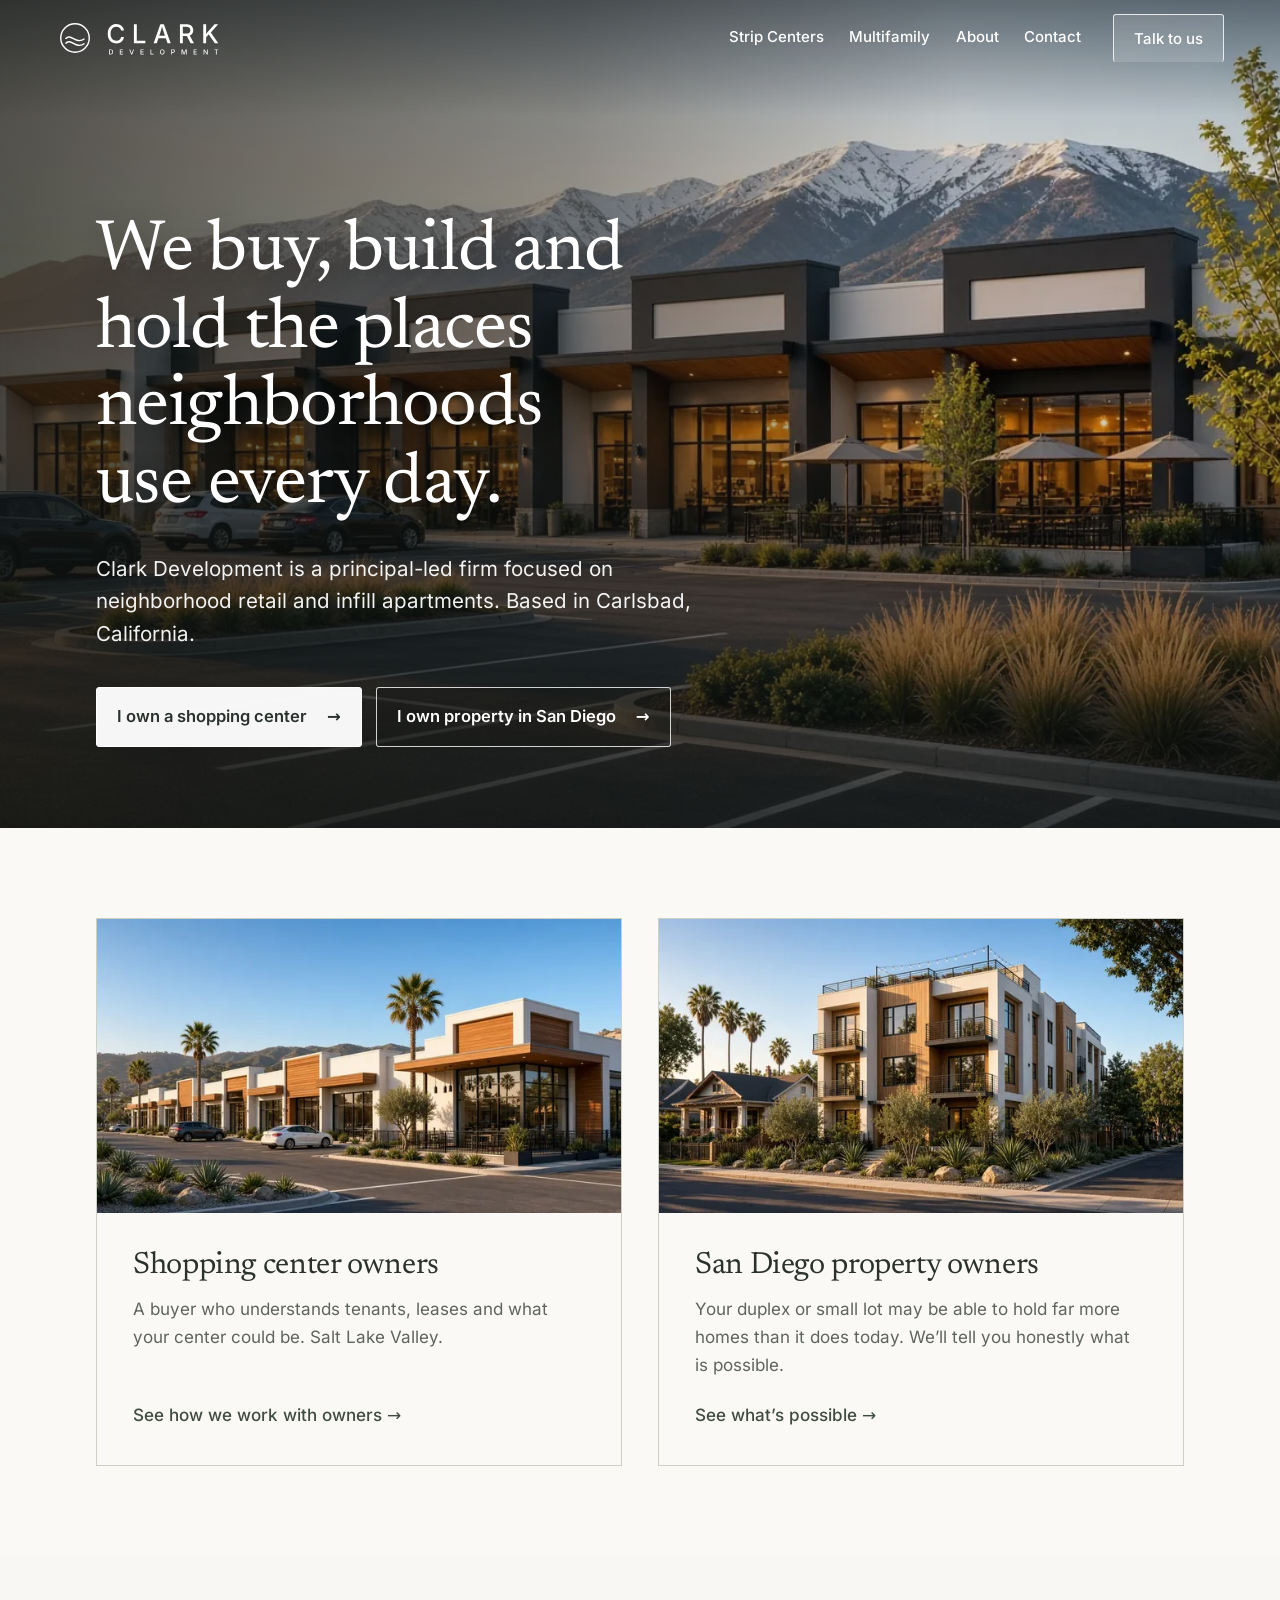
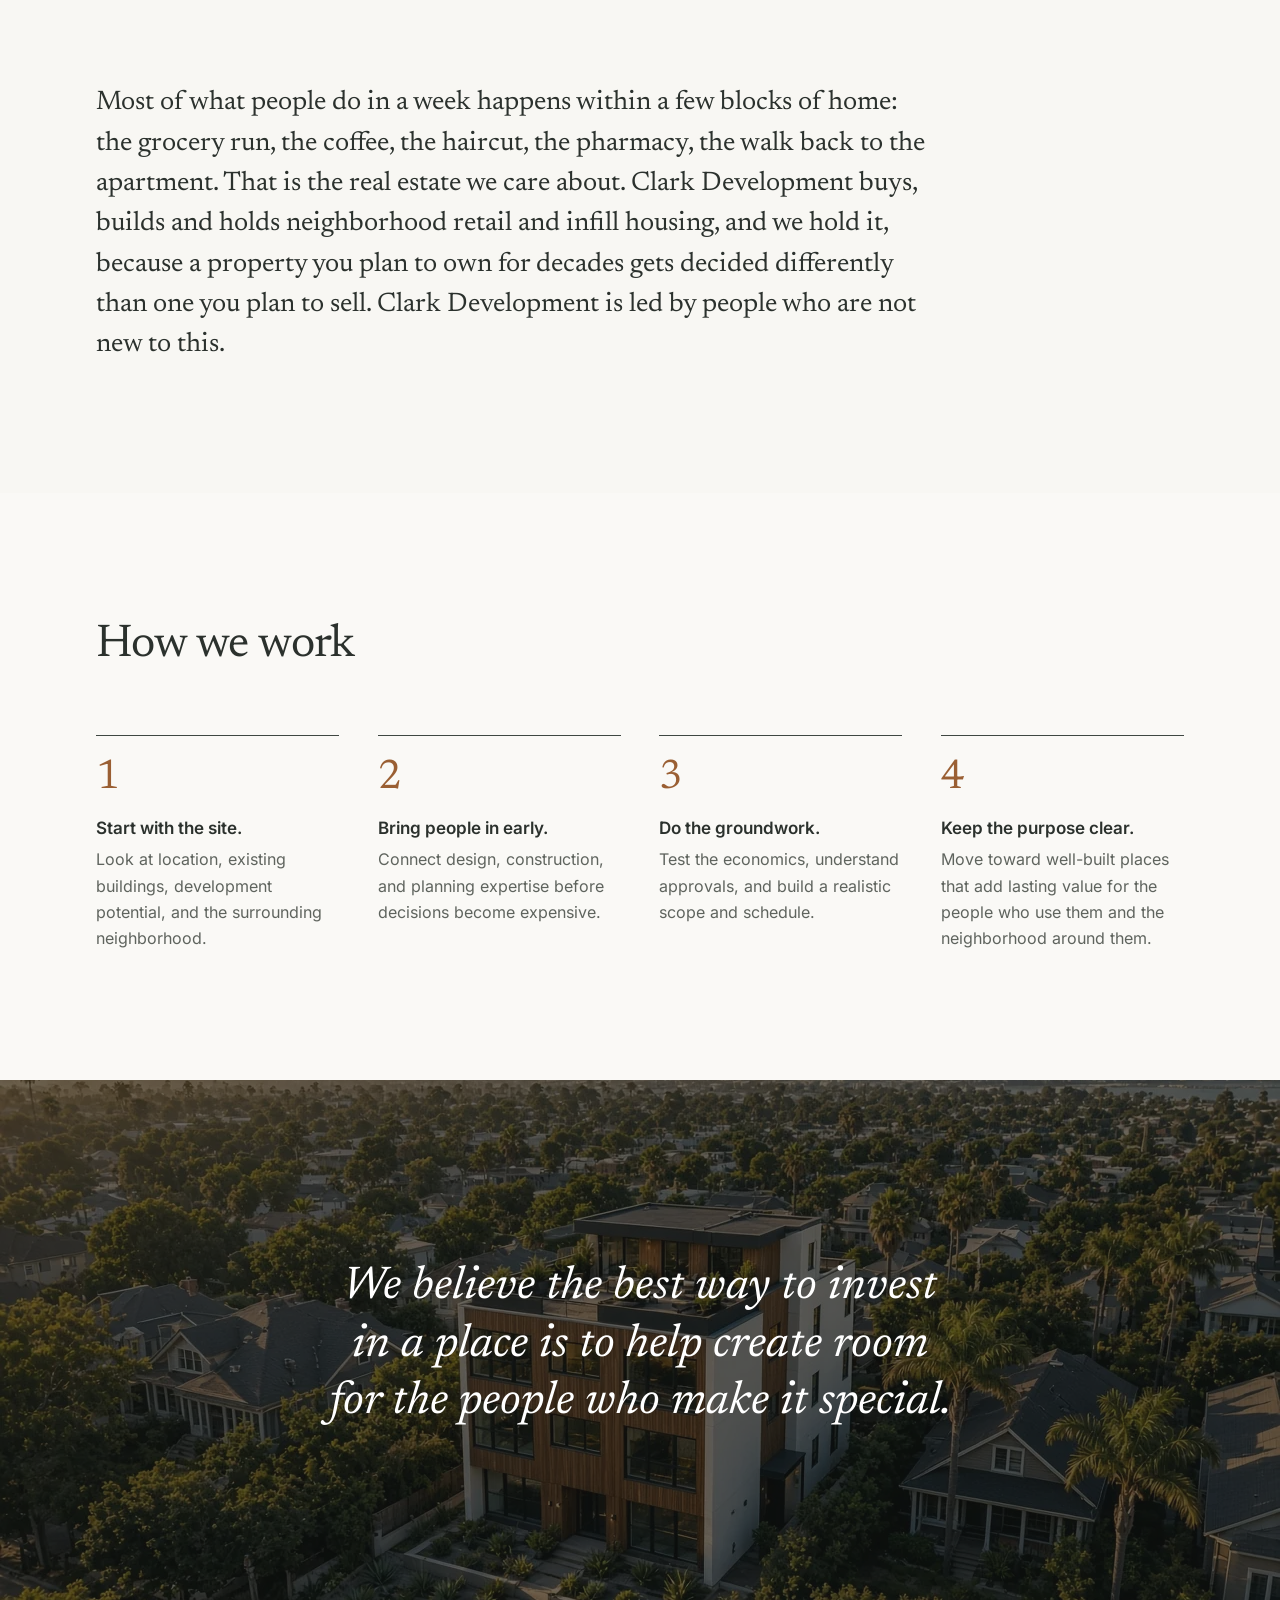
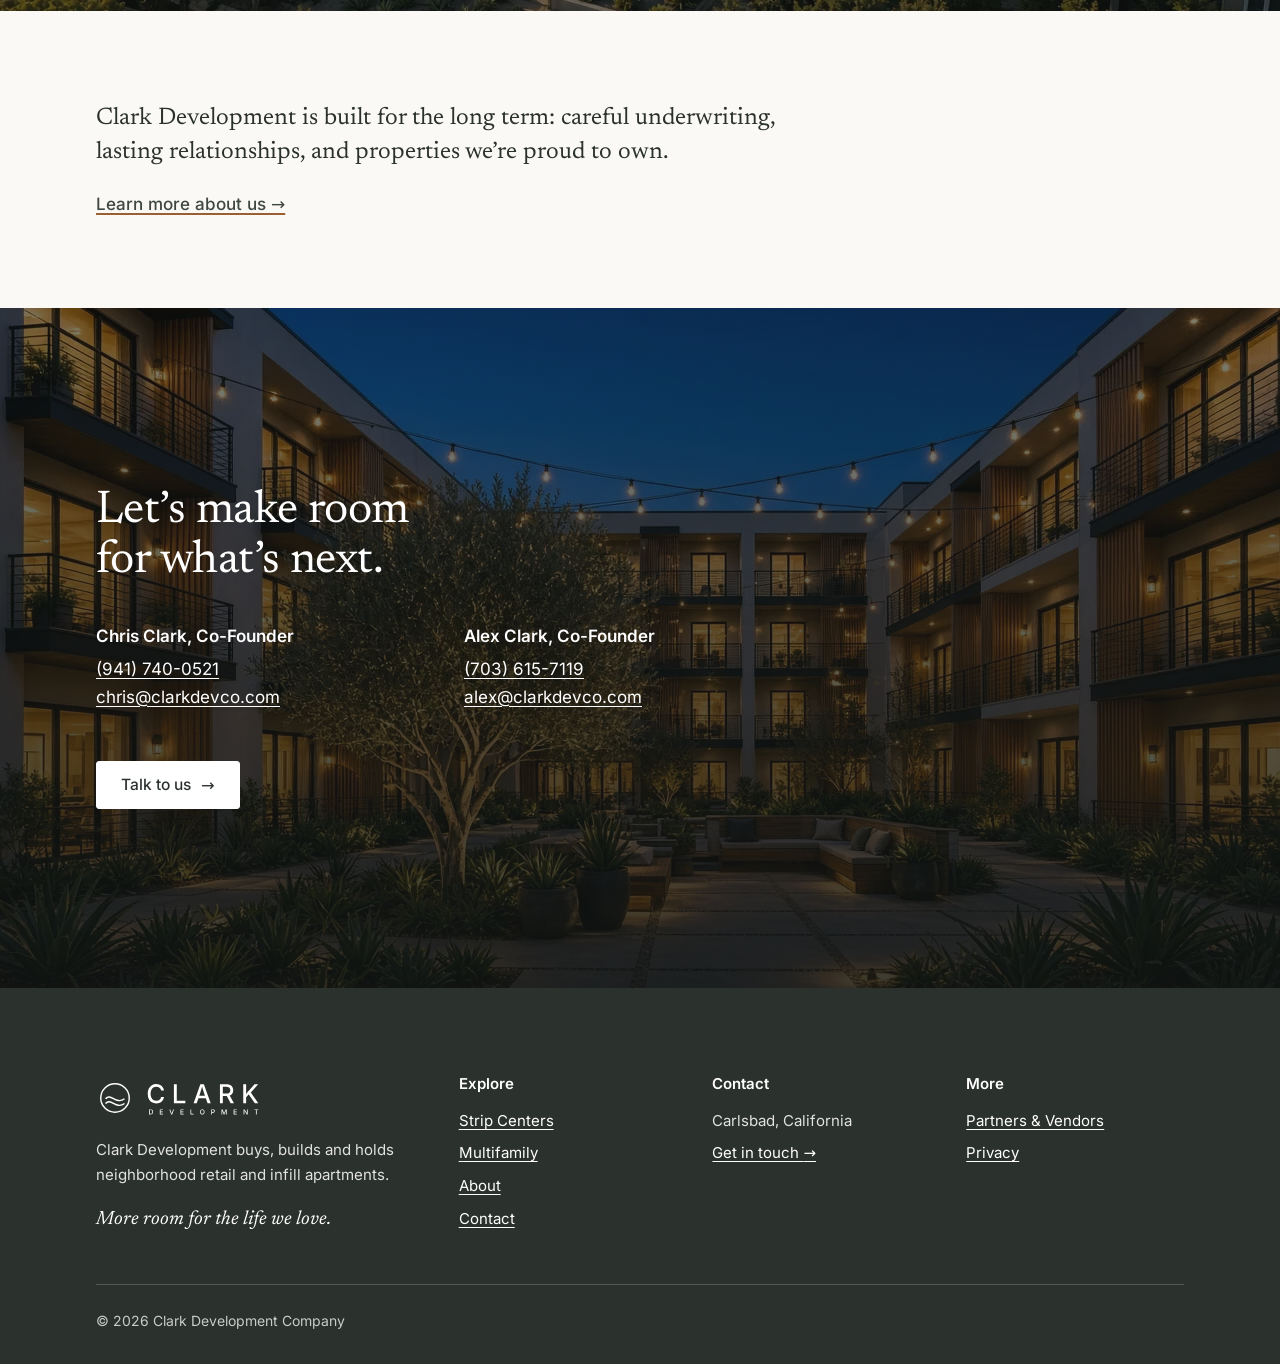
<file: index.html>
<!doctype html>
<html lang="en">
<head>
  <meta charset="utf-8">
  <meta name="viewport" content="width=device-width, initial-scale=1">
  <title>Clark Development | Neighborhood Retail &amp; Infill Apartments</title>
  <meta name="description" content="Clark Development buys, builds and holds neighborhood retail and infill apartments. Based in Carlsbad, California.">
  <link rel="canonical" href="https://clarkdevco.com/">
  <meta name="theme-color" content="#454b46">
  <link rel="icon" href="/favicon.svg" type="image/svg+xml">
  <link rel="icon" href="/favicon-32.png" sizes="32x32" type="image/png">
  <link rel="apple-touch-icon" href="/apple-touch-icon.png">
  <link rel="preload" href="/assets/fonts/inter-latin-400-normal.woff2" as="font" type="font/woff2" crossorigin>
  <link rel="preload" href="/assets/fonts/newsreader-latin-400-normal.woff2" as="font" type="font/woff2" crossorigin>
  <link rel="stylesheet" href="/assets/css/style.css">
  <meta property="og:site_name" content="Clark Development">
  <meta property="og:type" content="website">
  <meta property="og:title" content="Clark Development | Neighborhood Retail &amp; Infill Apartments">
  <meta property="og:description" content="Clark Development buys, builds and holds neighborhood retail and infill apartments. Based in Carlsbad, California.">
  <meta property="og:url" content="https://clarkdevco.com/">
  <meta property="og:image" content="https://clarkdevco.com/assets/images/og-share.jpg">
  <meta property="og:image:width" content="1200">
  <meta property="og:image:height" content="630">
  <meta property="og:image:alt" content="New three-story apartment building with cedar and stucco facade on a tree-lined San Diego street at golden hour">
  <meta name="twitter:card" content="summary_large_image">
  <meta name="twitter:title" content="Clark Development | Neighborhood Retail &amp; Infill Apartments">
  <meta name="twitter:description" content="Clark Development buys, builds and holds neighborhood retail and infill apartments. Based in Carlsbad, California.">
  <meta name="twitter:image" content="https://clarkdevco.com/assets/images/og-share.jpg">
  <meta name="twitter:image:alt" content="New three-story apartment building with cedar and stucco facade on a tree-lined San Diego street at golden hour">
  <script type="application/ld+json">
{
  "@context": "https://schema.org",
  "@type": [
    "Organization",
    "LocalBusiness"
  ],
  "name": "Clark Development",
  "legalName": "Clark Development Company",
  "url": "https://clarkdevco.com/",
  "logo": "https://clarkdevco.com/apple-touch-icon.png",
  "image": "https://clarkdevco.com/assets/images/og-share.jpg",
  "email": "chris@clarkdevco.com",
  "telephone": "+1-941-740-0521",
  "address": {
    "@type": "PostalAddress",
    "addressLocality": "Carlsbad",
    "addressRegion": "CA",
    "addressCountry": "US"
  },
  "founder": [
    {
      "@type": "Person",
      "name": "Chris Clark"
    },
    {
      "@type": "Person",
      "name": "Alex Clark"
    }
  ]
}
  </script>
</head>
<body>
<a class="skip" href="#main">Skip to content</a>
<svg width="0" height="0" style="position:absolute" aria-hidden="true" focusable="false">
  <symbol id="mark" viewBox="0 0 48 48"><circle cx="24" cy="24" r="18"/><path d="M12 25c7-8 13 8 24 0M12 31c7-8 13 8 24 0"/></symbol>
  <symbol id="wordmark" viewBox="0 0 136 44"><path d="M13.8291015625 28.29296875Q11.001953125 28.29296875 8.775390625 26.95263671875Q6.548828125 25.6123046875 5.2744140625 23.10009765625Q4.0 20.587890625 4.0 17.1015625Q4.0 13.6005859375 5.2744140625 11.08837890625Q6.548828125 8.576171875 8.775390625 7.228515625Q11.001953125 5.880859375 13.8291015625 5.880859375Q15.5576171875 5.880859375 17.07373046875 6.37890625Q18.58984375 6.876953125 19.78369140625 7.8291015625Q20.9775390625 8.78125 21.76123046875 10.1435546875Q22.544921875 11.505859375 22.8232421875 13.234375H19.46875Q19.263671875 12.1943359375 18.74365234375 11.39599609375Q18.2236328125 10.59765625 17.4765625 10.041015625Q16.7294921875 9.484375 15.806640625 9.2060546875Q14.8837890625 8.927734375 13.8583984375 8.927734375Q11.9833984375 8.927734375 10.49658203125 9.87255859375Q9.009765625 10.8173828125 8.16015625 12.64111328125Q7.310546875 14.46484375 7.310546875 17.1015625Q7.310546875 19.73828125 8.1748046875 21.56201171875Q9.0390625 23.3857421875 10.5185546875 24.31591796875Q11.998046875 25.24609375 13.8583984375 25.24609375Q14.8837890625 25.24609375 15.79931640625 24.96044921875Q16.71484375 24.6748046875 17.46923828125 24.12548828125Q18.2236328125 23.576171875 18.74365234375 22.7705078125Q19.263671875 21.96484375 19.46875 20.939453125H22.837890625Q22.5888671875 22.55078125 21.8271484375 23.89111328125Q21.0654296875 25.2314453125 19.87890625 26.2275390625Q18.6923828125 27.2236328125 17.16162109375 27.75830078125Q15.630859375 28.29296875 13.8291015625 28.29296875ZM34.304443359375 28.0V6.173828125H37.644287109375V25.12890625H47.531982421875V28.0ZM57.13818359375 28.0 64.90185546875 6.173828125H69.00341796875L76.91357421875 28.0H73.29541015625L69.04736328125 15.8564453125Q68.54931640625 14.376953125 67.9560546875 12.3701171875Q67.36279296875 10.36328125 66.58642578125 7.55078125H67.26025390625Q66.51318359375 10.392578125 65.919921875 12.42138671875Q65.32666015625 14.4501953125 64.87255859375 15.8564453125L60.75634765625 28.0ZM61.34228515625 22.2431640625V19.4599609375H72.69482421875V22.2431640625ZM87.618408203125 28.0V6.173828125H95.440673828125Q97.960205078125 6.173828125 99.644775390625 7.04541015625Q101.329345703125 7.9169921875 102.164306640625 9.4697265625Q102.999267578125 11.0224609375 102.999267578125 13.029296875Q102.999267578125 15.05078125 102.156982421875 16.56689453125Q101.314697265625 18.0830078125 99.630126953125 18.91796875Q97.945556640625 19.7529296875 95.411376953125 19.7529296875H89.537353515625V16.896484375H95.089111328125Q96.700439453125 16.896484375 97.689208984375 16.43505859375Q98.677978515625 15.9736328125 99.146728515625 15.109375Q99.615478515625 14.2451171875 99.615478515625 13.029296875Q99.615478515625 11.798828125 99.146728515625 10.9052734375Q98.677978515625 10.01171875 97.681884765625 9.52099609375Q96.685791015625 9.0302734375 95.059814453125 9.0302734375H90.958251953125V28.0ZM100.025634765625 28.0 94.737548828125 18.1416015625H98.443603515625L103.819580078125 28.0ZM116.970703125 22.19921875V18.859375Q117.6884765625 17.7607421875 118.39892578125 16.7939453125Q119.109375 15.8271484375 119.8857421875 14.8896484375Q120.662109375 13.9521484375 121.541015625 12.9560546875L127.6640625 6.173828125H131.912109375L122.6396484375 16.3837890625L122.419921875 16.33984375ZM114.59765625 28.0V6.173828125H117.9375V13.146484375L117.87890625 18.126953125L117.9375 19.767578125V28.0ZM128.044921875 28.0 120.6181640625 17.3212890625 122.712890625 14.7578125 132.0 28.0Z"/>
      <path d="M7.390625 41.0H5.953125V40.21875H7.34375Q8.00390625 40.21875 8.44140625 39.97265625Q8.87890625 39.7265625 9.09765625 39.248046875Q9.31640625 38.76953125 9.31640625 38.08203125Q9.31640625 37.3984375 9.099609375 36.92578125Q8.8828125 36.453125 8.455078125 36.20703125Q8.02734375 35.9609375 7.390625 35.9609375H5.921875V35.1796875H7.44921875Q8.30859375 35.1796875 8.921875 35.52734375Q9.53515625 35.875 9.86328125 36.525390625Q10.19140625 37.17578125 10.19140625 38.08203125Q10.19140625 38.9921875 9.861328125 39.64453125Q9.53125 40.296875 8.904296875 40.6484375Q8.27734375 41.0 7.390625 41.0ZM6.390625 35.1796875V41.0H5.5V35.1796875ZM17.994921875 41.0V35.1796875H21.658984375V35.9453125H18.885546875V37.6796875H21.459765625V38.44140625H18.885546875V40.234375H21.682421875V41.0ZM31.20078125 41.0 29.0953125 35.1796875H30.05625L31.1890625 38.41796875Q31.3140625 38.79296875 31.476171875 39.3359375Q31.63828125 39.87890625 31.8453125 40.6171875H31.66171875Q31.86484375 39.86328125 32.023046875 39.328125Q32.18125 38.79296875 32.30234375 38.41796875L33.40390625 35.1796875H34.36875L32.290625 41.0ZM41.933984375 41.0V35.1796875H45.598046875V35.9453125H42.824609375V37.6796875H45.398828125V38.44140625H42.824609375V40.234375H45.621484375V41.0ZM53.4796875 41.0V35.1796875H54.3703125V40.234375H57.00703125V41.0ZM67.150390625 41.078125Q66.396484375 41.078125 65.80078125 40.720703125Q65.205078125 40.36328125 64.86328125 39.693359375Q64.521484375 39.0234375 64.521484375 38.09375Q64.521484375 37.16015625 64.86328125 36.490234375Q65.205078125 35.8203125 65.80078125 35.4609375Q66.396484375 35.1015625 67.150390625 35.1015625Q67.904296875 35.1015625 68.49609375 35.4609375Q69.087890625 35.8203125 69.4296875 36.490234375Q69.771484375 37.16015625 69.771484375 38.09375Q69.771484375 39.0234375 69.4296875 39.693359375Q69.087890625 40.36328125 68.49609375 40.720703125Q67.904296875 41.078125 67.150390625 41.078125ZM67.150390625 40.265625Q67.646484375 40.265625 68.0390625 40.017578125Q68.431640625 39.76953125 68.66015625 39.283203125Q68.888671875 38.796875 68.888671875 38.09375Q68.888671875 37.3828125 68.66015625 36.896484375Q68.431640625 36.41015625 68.0390625 36.162109375Q67.646484375 35.9140625 67.150390625 35.9140625Q66.650390625 35.9140625 66.255859375 36.1640625Q65.861328125 36.4140625 65.6328125 36.900390625Q65.404296875 37.38671875 65.404296875 38.09375Q65.404296875 38.796875 65.6328125 39.28125Q65.861328125 39.765625 66.255859375 40.015625Q66.650390625 40.265625 67.150390625 40.265625ZM77.57890625 41.0V35.1796875H79.66484375Q80.33671875 35.1796875 80.7859375 35.4296875Q81.23515625 35.6796875 81.4578125 36.10546875Q81.68046875 36.53125 81.68046875 37.0703125Q81.68046875 37.609375 81.455859375 38.037109375Q81.23125 38.46484375 80.78203125 38.712890625Q80.3328125 38.9609375 79.65703125 38.9609375H78.23125V38.20703125H79.57109375Q80.00078125 38.20703125 80.26640625 38.05859375Q80.53203125 37.91015625 80.655078125 37.65234375Q80.778125 37.39453125 80.778125 37.0703125Q80.778125 36.7421875 80.655078125 36.486328125Q80.53203125 36.23046875 80.264453125 36.0859375Q79.996875 35.94140625 79.56328125 35.94140625H78.46953125V41.0ZM89.433203125 41.0V35.1796875H90.745703125L92.015234375 38.51953125Q92.069921875 38.66796875 92.13828125 38.89453125Q92.206640625 39.12109375 92.280859375 39.38671875Q92.355078125 39.65234375 92.421484375 39.91015625Q92.487890625 40.16796875 92.538671875 40.375H92.351171875Q92.401953125 40.1796875 92.468359375 39.923828125Q92.534765625 39.66796875 92.608984375 39.40234375Q92.683203125 39.13671875 92.753515625 38.90234375Q92.823828125 38.66796875 92.878515625 38.51953125L94.128515625 35.1796875H95.448828125V41.0H94.562109375V37.8671875Q94.562109375 37.6875 94.566015625 37.4375Q94.569921875 37.1875 94.57578125 36.908203125Q94.581640625 36.62890625 94.5875 36.34375Q94.593359375 36.05859375 94.597265625 35.796875H94.663671875Q94.585546875 36.08203125 94.49375 36.384765625Q94.401953125 36.6875 94.3140625 36.96875Q94.226171875 37.25 94.14609375 37.482421875Q94.066015625 37.71484375 94.011328125 37.8671875L92.819921875 41.0H92.058203125L90.851171875 37.8671875Q90.792578125 37.71875 90.71640625 37.490234375Q90.640234375 37.26171875 90.550390625 36.982421875Q90.460546875 36.703125 90.366796875 36.400390625Q90.273046875 36.09765625 90.179296875 35.796875H90.257421875Q90.265234375 36.03515625 90.27109375 36.314453125Q90.276953125 36.59375 90.2828125 36.87890625Q90.288671875 37.1640625 90.29453125 37.419921875Q90.300390625 37.67578125 90.300390625 37.8671875V41.0ZM103.45546875 41.0V35.1796875H107.11953125V35.9453125H104.34609375V37.6796875H106.9203125V38.44140625H104.34609375V40.234375H107.14296875V41.0ZM115.00117187500001 41.0V35.1796875H116.02851562500001L118.21992187500001 38.64453125Q118.32929687500001 38.81640625 118.46601562500001 39.0546875Q118.60273437500001 39.29296875 118.75507812500001 39.591796875Q118.90742187500001 39.890625 119.05585937500001 40.2421875H118.94648437500001Q118.91132812500001 39.91015625 118.89375000000001 39.583984375Q118.87617187500001 39.2578125 118.86835937500001 38.97265625Q118.86054687500001 38.6875 118.86054687500001 38.4921875V35.1796875H119.76289062500001V41.0H118.73164062500001L116.76679687500001 37.90234375Q116.61054687500001 37.6484375 116.46015625000001 37.390625Q116.30976562500001 37.1328125 116.12812500000001 36.794921875Q115.94648437500001 36.45703125 115.68476562500001 35.97265625H115.82539062500001Q115.84492187500001 36.40234375 115.86445312500001 36.775390625Q115.88398437500001 37.1484375 115.89375000000001 37.435546875Q115.90351562500001 37.72265625 115.90351562500001 37.89453125V41.0ZM127.48046875 35.9453125V35.1796875H132.0V35.9453125H130.19140625V41.0H129.296875V35.9453125Z"/></symbol>
</svg>
<header class="site-header">
  <div class="header-inner">
    <a class="brand" href="/" aria-label="Clark Development, home"><svg class="mark" aria-hidden="true"><use href="#mark"/></svg><svg class="wordmark" aria-hidden="true"><use href="#wordmark"/></svg></a>
    <button class="menu-toggle" type="button" aria-expanded="false" aria-controls="site-nav">Menu</button>
    <nav class="nav" id="site-nav" aria-label="Main">
      <a href="/strip-centers/">Strip Centers</a>
      <a href="/san-diego-infill/">Multifamily</a>
      <a href="/about/">About</a>
      <a href="/contact/">Contact</a>
      <a class="btn" href="/contact/">Talk to us</a>
    </nav>
  </div>
</header>
<main id="main">
<section class="hero">
  <div class="hero-media zoom">
    <img src="/assets/images/strip-center-slc-wasatch-1280.webp" srcset="/assets/images/strip-center-slc-wasatch-640.webp 640w, /assets/images/strip-center-slc-wasatch-1280.webp 1280w" sizes="100vw" width="1280" height="720" alt="Modern neighborhood strip center at sunset with snow-capped mountains behind it" fetchpriority="high" decoding="async">
    <!-- FUTURE: strip-center hero clip. Replace the <img> above with:
    <video data-hero autoplay muted loop playsinline preload="metadata" poster="/assets/video/hero-strip-center-poster.webp" aria-hidden="true" tabindex="-1">
      <source data-src="/assets/video/hero-strip-center-720-mobile.mp4" type="video/mp4" media="(max-width: 768px)">
      <source data-src="/assets/video/hero-strip-center-1080.mp4" type="video/mp4">
    </video>  (and add class "hero-video" + a poster background, as on /san-diego-infill/) -->
  </div>
  <div class="hero-content on-dark">
    <h1>We buy, build and hold the places neighborhoods use every day.</h1>
    <p class="lede">Clark Development is a principal-led firm focused on neighborhood retail and infill apartments. Based in Carlsbad, California.</p>
    <!-- Alternate heroes (not used):
      B: "Neighborhood real estate, built to be held." / "We acquire and reposition neighborhood shopping centers and build apartments on infill sites. Principal-led, long-term, and direct."
      C: "Where neighbors shop. Where neighbors live." / "We buy and reposition neighborhood strip centers and develop infill apartments. One team, one long-term view." -->
    <div class="hero-actions">
      <a class="door" href="/strip-centers/"><span class="door-label">I own a shopping center <span aria-hidden="true">&rarr;</span></span></a>
      <a class="door ghost" href="/san-diego-infill/"><span class="door-label">I own property in San Diego <span aria-hidden="true">&rarr;</span></span></a>
    </div>
  </div>
</section>

<section class="section tight bg-paper" aria-label="Who we work with">
  <div class="wrap doors">
    <a class="door-card reveal" href="/strip-centers/">
      <div class="img"><img src="/assets/images/strip-center-socal-1280.webp" srcset="/assets/images/strip-center-socal-640.webp 640w, /assets/images/strip-center-socal-1280.webp 1280w" sizes="(max-width: 820px) 100vw, 600px" width="1280" height="720" alt="Neighborhood retail center with wood-accent storefronts, palm trees and hills in the background" loading="lazy" decoding="async"></div>
      <div class="body">
        <h2>Shopping center owners</h2>
        <p>A buyer who understands tenants, leases and what your center could be. Salt Lake Valley.</p>
        <span class="go">See how we work with owners <span aria-hidden="true">&rarr;</span></span>
      </div>
    </a>
    <a class="door-card reveal" href="/san-diego-infill/">
      <div class="img"><img src="/assets/images/hero-northpark-street-1280.webp" srcset="/assets/images/hero-northpark-street-640.webp 640w, /assets/images/hero-northpark-street-1280.webp 1280w" sizes="(max-width: 820px) 100vw, 600px" width="1280" height="720" alt="New three-story apartment building with cedar and stucco facade on a tree-lined San Diego street at golden hour" loading="lazy" decoding="async"></div>
      <div class="body">
        <h2>San Diego property owners</h2>
        <p>Your duplex or small lot may be able to hold far more homes than it does today. We&rsquo;ll tell you honestly what is possible.</p>
        <span class="go">See what&rsquo;s possible <span aria-hidden="true">&rarr;</span></span>
      </div>
    </a>
  </div>
</section>

<section class="section intro-band" aria-labelledby="focus">
  <div class="wrap">
    <h2 id="focus" class="visually-hidden">What we do</h2>
    <p class="reveal">Most of what people do in a week happens within a few blocks of home: the grocery run, the coffee, the haircut, the pharmacy, the walk back to the apartment. That is the real estate we care about. Clark Development buys, builds and holds neighborhood retail and infill housing, and we hold it, because a property you plan to own for decades gets decided differently than one you plan to sell. Clark Development is led by people who are not new to this.</p>
  </div>
</section>

<section class="section bg-paper" aria-labelledby="how">
  <div class="wrap">
    <div class="section-head reveal"><h2 id="how">How we work</h2></div>
    <ol class="steps">
      <li class="reveal"><h3>Start with the site.</h3><p>Look at location, existing buildings, development potential, and the surrounding neighborhood.</p></li>
      <li class="reveal"><h3>Bring people in early.</h3><p>Connect design, construction, and planning expertise before decisions become expensive.</p></li>
      <li class="reveal"><h3>Do the groundwork.</h3><p>Test the economics, understand approvals, and build a realistic scope and schedule.</p></li>
      <li class="reveal"><h3>Keep the purpose clear.</h3><p>Move toward well-built places that add lasting value for the people who use them and the neighborhood around them.</p></li>
    </ol>
  </div>
</section>

<section class="photo-band" aria-label="What we believe">
  <img src="/assets/images/aerial-infill-sandiego-skyline-1280.webp" srcset="/assets/images/aerial-infill-sandiego-skyline-640.webp 640w, /assets/images/aerial-infill-sandiego-skyline-1280.webp 1280w" sizes="100vw" width="1280" height="720" alt="" loading="lazy" decoding="async">
  <div class="wrap"><p class="pull reveal">We believe the best way to invest in a place is to help create room for the people who make it special.</p></div>
</section>

<section class="section tight bg-paper" aria-label="About us">
  <div class="wrap">
    <p class="founders-close reveal" style="border:0;margin:0;padding:0">Clark Development is built for the long term: careful underwriting, lasting relationships, and properties we&rsquo;re proud to own.</p>
    <p class="reveal" style="margin-top:20px"><a class="text-link" href="/about/">Learn more about us <span aria-hidden="true">&rarr;</span></a></p>
  </div>
</section>

<section class="photo-band deep cta-band" aria-labelledby="cta">
  <img src="/assets/images/courtyard-dusk-1280.webp" srcset="/assets/images/courtyard-dusk-640.webp 640w, /assets/images/courtyard-dusk-1280.webp 1280w" sizes="100vw" width="1280" height="720" alt="" loading="lazy" decoding="async">
  <div class="wrap on-dark">
    <h2 id="cta" class="reveal">Let&rsquo;s make room for what&rsquo;s next.</h2>
    <div class="contact-lines reveal">
      <p><span class="name">Chris Clark, Co-Founder</span><a href="tel:+19417400521">(941) 740-0521</a><br><a href="mailto:chris@clarkdevco.com">chris@clarkdevco.com</a></p>
      <p><span class="name">Alex Clark, Co-Founder</span><a href="tel:+17036157119">(703) 615-7119</a><br><a href="mailto:alex@clarkdevco.com">alex@clarkdevco.com</a></p>
    </div>
    <p class="reveal" style="margin-top:32px"><a class="btn btn-light" href="/contact/">Talk to us <span class="arrow" aria-hidden="true">&rarr;</span></a></p>
  </div>
</section>
</main>
<footer class="site-footer">
  <div class="wrap">
    <div class="footer-grid">
      <div class="footer-brand">
        <a class="brand" href="/" aria-label="Clark Development, home"><svg class="mark" aria-hidden="true"><use href="#mark"/></svg><svg class="wordmark" aria-hidden="true"><use href="#wordmark"/></svg></a>
        <p>Clark Development buys, builds and holds neighborhood retail and infill apartments.</p>
        <p class="tagline">More room for the life we love.</p>
      </div>
      <div>
        <h2>Explore</h2>
        <ul>
          <li><a href="/strip-centers/">Strip Centers</a></li>
          <li><a href="/san-diego-infill/">Multifamily</a></li>
          <li><a href="/about/">About</a></li>
          <li><a href="/contact/">Contact</a></li>
        </ul>
      </div>
      <div>
        <h2>Contact</h2>
        <ul>
          <li>Carlsbad, California</li>
          <li><a href="/contact/">Get in touch <span aria-hidden="true">&rarr;</span></a></li>
        </ul>
      </div>
      <div>
        <h2>More</h2>
        <ul>
          <li><a href="/partners/">Partners &amp; Vendors</a></li>
          <li><a href="/privacy/">Privacy</a></li>
          <!-- LinkedIn links (Chris, Alex, company page) go here once URLs exist -->
        </ul>
      </div>
    </div>
    <div class="footer-bottom">
      <span>&copy; 2026 Clark Development Company</span>
    </div>
    <!-- Broker-licensure disclosure: not added. Chris confirmed (Nov 2026) he holds no active real estate license in CA or UT (inactive since about 2018). Revisit only if a license is reactivated. -->
  </div>
</footer>
<script src="/assets/js/main.js" defer></script>
</body>
</html>
</file>
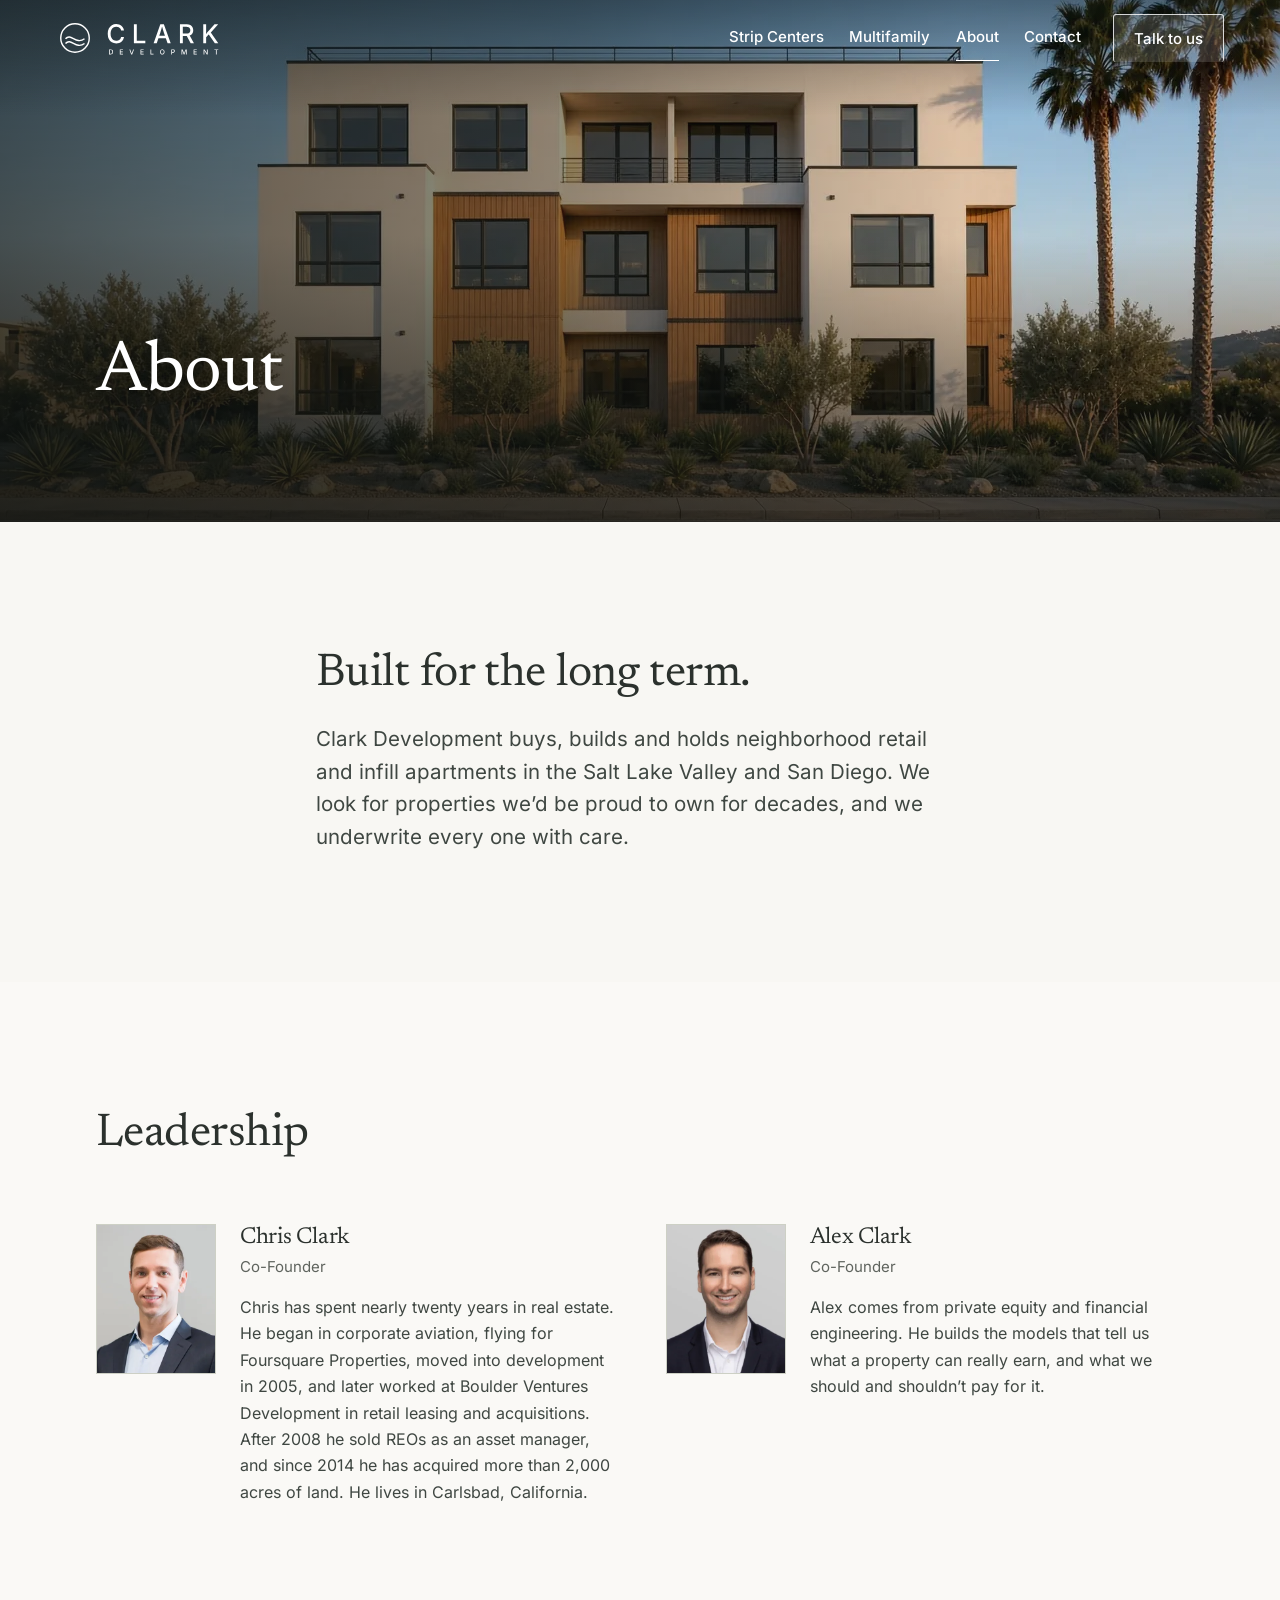
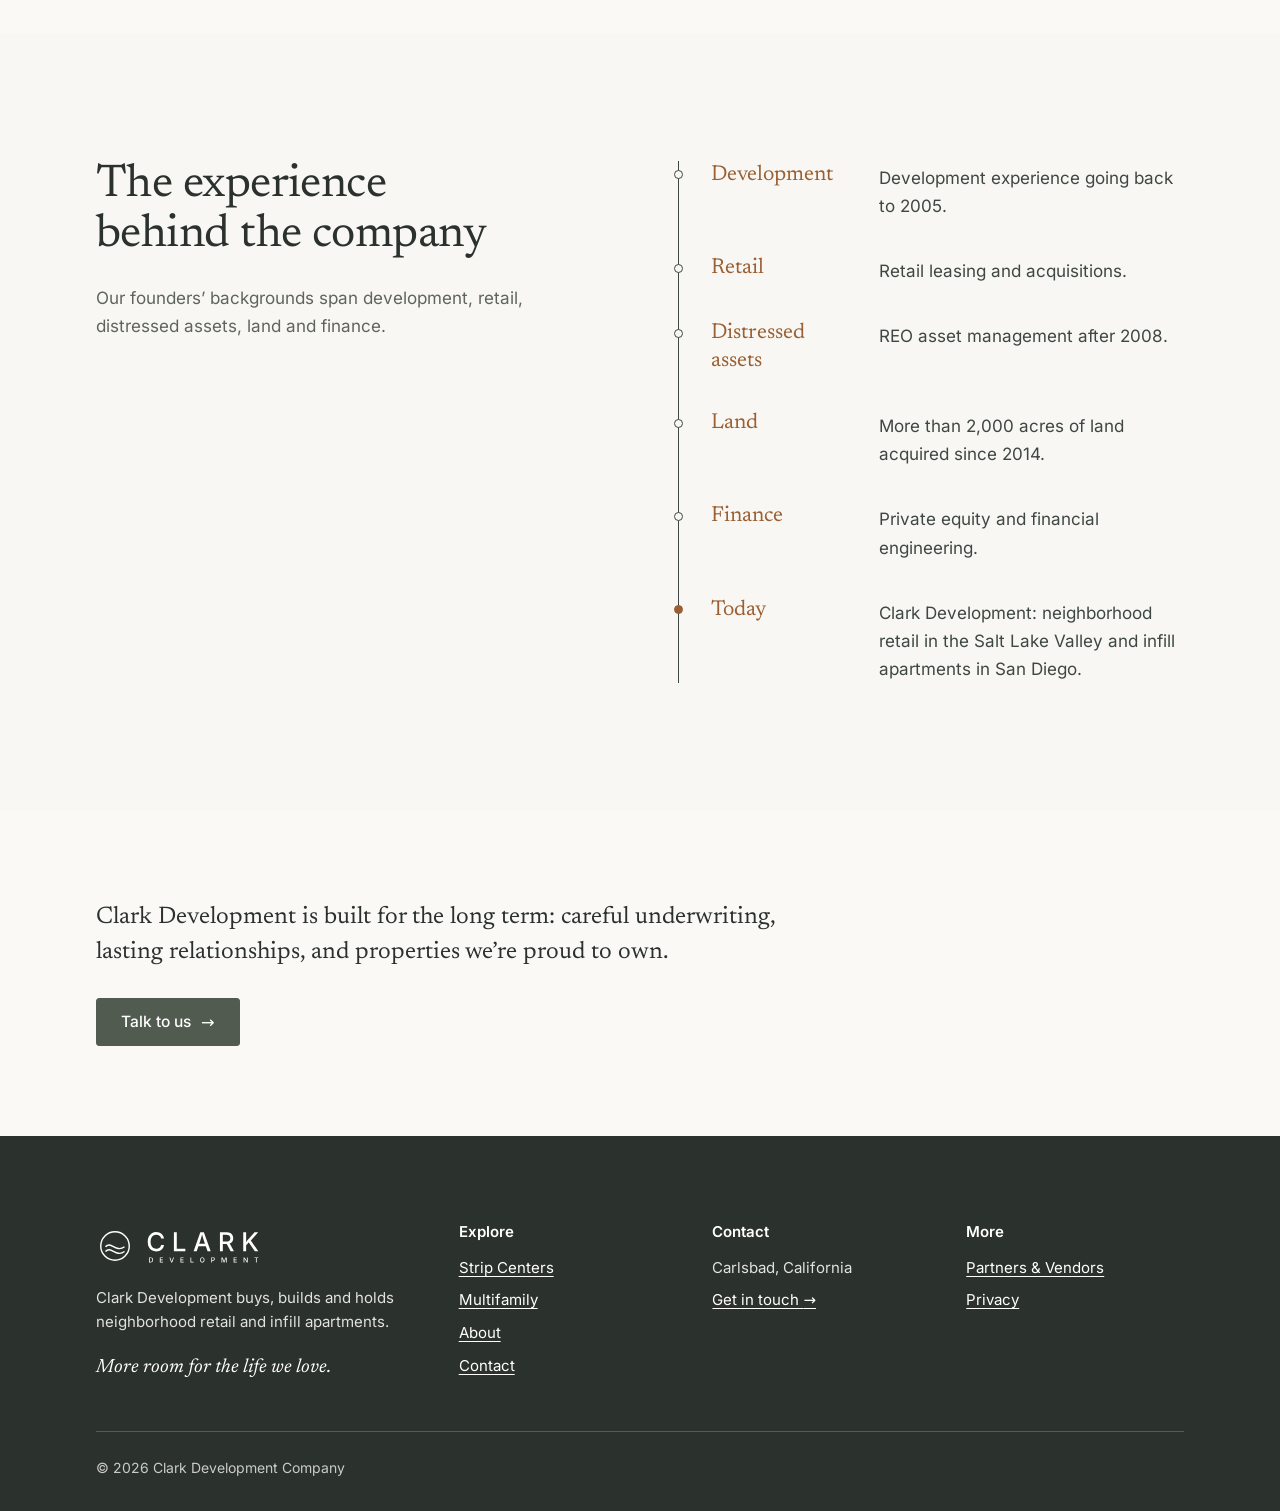
<file: about/index.html>
<!doctype html>
<html lang="en">
<head>
  <meta charset="utf-8">
  <meta name="viewport" content="width=device-width, initial-scale=1">
  <title>About Us | Clark Development</title>
  <meta name="description" content="Clark Development buys, builds and holds neighborhood retail and infill apartments. Meet our founders and the experience behind the company.">
  <link rel="canonical" href="https://clarkdevco.com/about/">
  <meta name="theme-color" content="#454b46">
  <link rel="icon" href="/favicon.svg" type="image/svg+xml">
  <link rel="icon" href="/favicon-32.png" sizes="32x32" type="image/png">
  <link rel="apple-touch-icon" href="/apple-touch-icon.png">
  <link rel="preload" href="/assets/fonts/inter-latin-400-normal.woff2" as="font" type="font/woff2" crossorigin>
  <link rel="preload" href="/assets/fonts/newsreader-latin-400-normal.woff2" as="font" type="font/woff2" crossorigin>
  <link rel="stylesheet" href="/assets/css/style.css">
  <meta property="og:site_name" content="Clark Development">
  <meta property="og:type" content="website">
  <meta property="og:title" content="About Us | Clark Development">
  <meta property="og:description" content="Clark Development buys, builds and holds neighborhood retail and infill apartments. Meet our founders and the experience behind the company.">
  <meta property="og:url" content="https://clarkdevco.com/about/">
  <meta property="og:image" content="https://clarkdevco.com/assets/images/og-share.jpg">
  <meta property="og:image:width" content="1200">
  <meta property="og:image:height" content="630">
  <meta property="og:image:alt" content="New three-story apartment building with cedar and stucco facade on a tree-lined San Diego street at golden hour">
  <meta name="twitter:card" content="summary_large_image">
  <meta name="twitter:title" content="About Us | Clark Development">
  <meta name="twitter:description" content="Clark Development buys, builds and holds neighborhood retail and infill apartments. Meet our founders and the experience behind the company.">
  <meta name="twitter:image" content="https://clarkdevco.com/assets/images/og-share.jpg">
  <meta name="twitter:image:alt" content="New three-story apartment building with cedar and stucco facade on a tree-lined San Diego street at golden hour">
</head>
<body>
<a class="skip" href="#main">Skip to content</a>
<svg width="0" height="0" style="position:absolute" aria-hidden="true" focusable="false">
  <symbol id="mark" viewBox="0 0 48 48"><circle cx="24" cy="24" r="18"/><path d="M12 25c7-8 13 8 24 0M12 31c7-8 13 8 24 0"/></symbol>
  <symbol id="wordmark" viewBox="0 0 136 44"><path d="M13.8291015625 28.29296875Q11.001953125 28.29296875 8.775390625 26.95263671875Q6.548828125 25.6123046875 5.2744140625 23.10009765625Q4.0 20.587890625 4.0 17.1015625Q4.0 13.6005859375 5.2744140625 11.08837890625Q6.548828125 8.576171875 8.775390625 7.228515625Q11.001953125 5.880859375 13.8291015625 5.880859375Q15.5576171875 5.880859375 17.07373046875 6.37890625Q18.58984375 6.876953125 19.78369140625 7.8291015625Q20.9775390625 8.78125 21.76123046875 10.1435546875Q22.544921875 11.505859375 22.8232421875 13.234375H19.46875Q19.263671875 12.1943359375 18.74365234375 11.39599609375Q18.2236328125 10.59765625 17.4765625 10.041015625Q16.7294921875 9.484375 15.806640625 9.2060546875Q14.8837890625 8.927734375 13.8583984375 8.927734375Q11.9833984375 8.927734375 10.49658203125 9.87255859375Q9.009765625 10.8173828125 8.16015625 12.64111328125Q7.310546875 14.46484375 7.310546875 17.1015625Q7.310546875 19.73828125 8.1748046875 21.56201171875Q9.0390625 23.3857421875 10.5185546875 24.31591796875Q11.998046875 25.24609375 13.8583984375 25.24609375Q14.8837890625 25.24609375 15.79931640625 24.96044921875Q16.71484375 24.6748046875 17.46923828125 24.12548828125Q18.2236328125 23.576171875 18.74365234375 22.7705078125Q19.263671875 21.96484375 19.46875 20.939453125H22.837890625Q22.5888671875 22.55078125 21.8271484375 23.89111328125Q21.0654296875 25.2314453125 19.87890625 26.2275390625Q18.6923828125 27.2236328125 17.16162109375 27.75830078125Q15.630859375 28.29296875 13.8291015625 28.29296875ZM34.304443359375 28.0V6.173828125H37.644287109375V25.12890625H47.531982421875V28.0ZM57.13818359375 28.0 64.90185546875 6.173828125H69.00341796875L76.91357421875 28.0H73.29541015625L69.04736328125 15.8564453125Q68.54931640625 14.376953125 67.9560546875 12.3701171875Q67.36279296875 10.36328125 66.58642578125 7.55078125H67.26025390625Q66.51318359375 10.392578125 65.919921875 12.42138671875Q65.32666015625 14.4501953125 64.87255859375 15.8564453125L60.75634765625 28.0ZM61.34228515625 22.2431640625V19.4599609375H72.69482421875V22.2431640625ZM87.618408203125 28.0V6.173828125H95.440673828125Q97.960205078125 6.173828125 99.644775390625 7.04541015625Q101.329345703125 7.9169921875 102.164306640625 9.4697265625Q102.999267578125 11.0224609375 102.999267578125 13.029296875Q102.999267578125 15.05078125 102.156982421875 16.56689453125Q101.314697265625 18.0830078125 99.630126953125 18.91796875Q97.945556640625 19.7529296875 95.411376953125 19.7529296875H89.537353515625V16.896484375H95.089111328125Q96.700439453125 16.896484375 97.689208984375 16.43505859375Q98.677978515625 15.9736328125 99.146728515625 15.109375Q99.615478515625 14.2451171875 99.615478515625 13.029296875Q99.615478515625 11.798828125 99.146728515625 10.9052734375Q98.677978515625 10.01171875 97.681884765625 9.52099609375Q96.685791015625 9.0302734375 95.059814453125 9.0302734375H90.958251953125V28.0ZM100.025634765625 28.0 94.737548828125 18.1416015625H98.443603515625L103.819580078125 28.0ZM116.970703125 22.19921875V18.859375Q117.6884765625 17.7607421875 118.39892578125 16.7939453125Q119.109375 15.8271484375 119.8857421875 14.8896484375Q120.662109375 13.9521484375 121.541015625 12.9560546875L127.6640625 6.173828125H131.912109375L122.6396484375 16.3837890625L122.419921875 16.33984375ZM114.59765625 28.0V6.173828125H117.9375V13.146484375L117.87890625 18.126953125L117.9375 19.767578125V28.0ZM128.044921875 28.0 120.6181640625 17.3212890625 122.712890625 14.7578125 132.0 28.0Z"/>
      <path d="M7.390625 41.0H5.953125V40.21875H7.34375Q8.00390625 40.21875 8.44140625 39.97265625Q8.87890625 39.7265625 9.09765625 39.248046875Q9.31640625 38.76953125 9.31640625 38.08203125Q9.31640625 37.3984375 9.099609375 36.92578125Q8.8828125 36.453125 8.455078125 36.20703125Q8.02734375 35.9609375 7.390625 35.9609375H5.921875V35.1796875H7.44921875Q8.30859375 35.1796875 8.921875 35.52734375Q9.53515625 35.875 9.86328125 36.525390625Q10.19140625 37.17578125 10.19140625 38.08203125Q10.19140625 38.9921875 9.861328125 39.64453125Q9.53125 40.296875 8.904296875 40.6484375Q8.27734375 41.0 7.390625 41.0ZM6.390625 35.1796875V41.0H5.5V35.1796875ZM17.994921875 41.0V35.1796875H21.658984375V35.9453125H18.885546875V37.6796875H21.459765625V38.44140625H18.885546875V40.234375H21.682421875V41.0ZM31.20078125 41.0 29.0953125 35.1796875H30.05625L31.1890625 38.41796875Q31.3140625 38.79296875 31.476171875 39.3359375Q31.63828125 39.87890625 31.8453125 40.6171875H31.66171875Q31.86484375 39.86328125 32.023046875 39.328125Q32.18125 38.79296875 32.30234375 38.41796875L33.40390625 35.1796875H34.36875L32.290625 41.0ZM41.933984375 41.0V35.1796875H45.598046875V35.9453125H42.824609375V37.6796875H45.398828125V38.44140625H42.824609375V40.234375H45.621484375V41.0ZM53.4796875 41.0V35.1796875H54.3703125V40.234375H57.00703125V41.0ZM67.150390625 41.078125Q66.396484375 41.078125 65.80078125 40.720703125Q65.205078125 40.36328125 64.86328125 39.693359375Q64.521484375 39.0234375 64.521484375 38.09375Q64.521484375 37.16015625 64.86328125 36.490234375Q65.205078125 35.8203125 65.80078125 35.4609375Q66.396484375 35.1015625 67.150390625 35.1015625Q67.904296875 35.1015625 68.49609375 35.4609375Q69.087890625 35.8203125 69.4296875 36.490234375Q69.771484375 37.16015625 69.771484375 38.09375Q69.771484375 39.0234375 69.4296875 39.693359375Q69.087890625 40.36328125 68.49609375 40.720703125Q67.904296875 41.078125 67.150390625 41.078125ZM67.150390625 40.265625Q67.646484375 40.265625 68.0390625 40.017578125Q68.431640625 39.76953125 68.66015625 39.283203125Q68.888671875 38.796875 68.888671875 38.09375Q68.888671875 37.3828125 68.66015625 36.896484375Q68.431640625 36.41015625 68.0390625 36.162109375Q67.646484375 35.9140625 67.150390625 35.9140625Q66.650390625 35.9140625 66.255859375 36.1640625Q65.861328125 36.4140625 65.6328125 36.900390625Q65.404296875 37.38671875 65.404296875 38.09375Q65.404296875 38.796875 65.6328125 39.28125Q65.861328125 39.765625 66.255859375 40.015625Q66.650390625 40.265625 67.150390625 40.265625ZM77.57890625 41.0V35.1796875H79.66484375Q80.33671875 35.1796875 80.7859375 35.4296875Q81.23515625 35.6796875 81.4578125 36.10546875Q81.68046875 36.53125 81.68046875 37.0703125Q81.68046875 37.609375 81.455859375 38.037109375Q81.23125 38.46484375 80.78203125 38.712890625Q80.3328125 38.9609375 79.65703125 38.9609375H78.23125V38.20703125H79.57109375Q80.00078125 38.20703125 80.26640625 38.05859375Q80.53203125 37.91015625 80.655078125 37.65234375Q80.778125 37.39453125 80.778125 37.0703125Q80.778125 36.7421875 80.655078125 36.486328125Q80.53203125 36.23046875 80.264453125 36.0859375Q79.996875 35.94140625 79.56328125 35.94140625H78.46953125V41.0ZM89.433203125 41.0V35.1796875H90.745703125L92.015234375 38.51953125Q92.069921875 38.66796875 92.13828125 38.89453125Q92.206640625 39.12109375 92.280859375 39.38671875Q92.355078125 39.65234375 92.421484375 39.91015625Q92.487890625 40.16796875 92.538671875 40.375H92.351171875Q92.401953125 40.1796875 92.468359375 39.923828125Q92.534765625 39.66796875 92.608984375 39.40234375Q92.683203125 39.13671875 92.753515625 38.90234375Q92.823828125 38.66796875 92.878515625 38.51953125L94.128515625 35.1796875H95.448828125V41.0H94.562109375V37.8671875Q94.562109375 37.6875 94.566015625 37.4375Q94.569921875 37.1875 94.57578125 36.908203125Q94.581640625 36.62890625 94.5875 36.34375Q94.593359375 36.05859375 94.597265625 35.796875H94.663671875Q94.585546875 36.08203125 94.49375 36.384765625Q94.401953125 36.6875 94.3140625 36.96875Q94.226171875 37.25 94.14609375 37.482421875Q94.066015625 37.71484375 94.011328125 37.8671875L92.819921875 41.0H92.058203125L90.851171875 37.8671875Q90.792578125 37.71875 90.71640625 37.490234375Q90.640234375 37.26171875 90.550390625 36.982421875Q90.460546875 36.703125 90.366796875 36.400390625Q90.273046875 36.09765625 90.179296875 35.796875H90.257421875Q90.265234375 36.03515625 90.27109375 36.314453125Q90.276953125 36.59375 90.2828125 36.87890625Q90.288671875 37.1640625 90.29453125 37.419921875Q90.300390625 37.67578125 90.300390625 37.8671875V41.0ZM103.45546875 41.0V35.1796875H107.11953125V35.9453125H104.34609375V37.6796875H106.9203125V38.44140625H104.34609375V40.234375H107.14296875V41.0ZM115.00117187500001 41.0V35.1796875H116.02851562500001L118.21992187500001 38.64453125Q118.32929687500001 38.81640625 118.46601562500001 39.0546875Q118.60273437500001 39.29296875 118.75507812500001 39.591796875Q118.90742187500001 39.890625 119.05585937500001 40.2421875H118.94648437500001Q118.91132812500001 39.91015625 118.89375000000001 39.583984375Q118.87617187500001 39.2578125 118.86835937500001 38.97265625Q118.86054687500001 38.6875 118.86054687500001 38.4921875V35.1796875H119.76289062500001V41.0H118.73164062500001L116.76679687500001 37.90234375Q116.61054687500001 37.6484375 116.46015625000001 37.390625Q116.30976562500001 37.1328125 116.12812500000001 36.794921875Q115.94648437500001 36.45703125 115.68476562500001 35.97265625H115.82539062500001Q115.84492187500001 36.40234375 115.86445312500001 36.775390625Q115.88398437500001 37.1484375 115.89375000000001 37.435546875Q115.90351562500001 37.72265625 115.90351562500001 37.89453125V41.0ZM127.48046875 35.9453125V35.1796875H132.0V35.9453125H130.19140625V41.0H129.296875V35.9453125Z"/></symbol>
</svg>
<header class="site-header">
  <div class="header-inner">
    <a class="brand" href="/" aria-label="Clark Development, home"><svg class="mark" aria-hidden="true"><use href="#mark"/></svg><svg class="wordmark" aria-hidden="true"><use href="#wordmark"/></svg></a>
    <button class="menu-toggle" type="button" aria-expanded="false" aria-controls="site-nav">Menu</button>
    <nav class="nav" id="site-nav" aria-label="Main">
      <a href="/strip-centers/">Strip Centers</a>
      <a href="/san-diego-infill/">Multifamily</a>
      <a href="/about/" aria-current="page">About</a>
      <a href="/contact/">Contact</a>
      <a class="btn" href="/contact/">Talk to us</a>
    </nav>
  </div>
</header>
<main id="main">
<section class="hero hero-short">
  <div class="hero-media"><img src="/assets/images/northpark-front-palms-1280.webp" srcset="/assets/images/northpark-front-palms-640.webp 640w, /assets/images/northpark-front-palms-1280.webp 1280w" sizes="100vw" width="1280" height="720" alt="Front view of a modern apartment building with palm trees and drought-tolerant landscaping" fetchpriority="high" decoding="async"></div>
  <div class="hero-content on-dark"><h1>About</h1></div>
</section>

<section class="section">
  <div class="wrap narrow">
    <h2 class="reveal">Built for the long term.</h2>
    <p class="lede reveal">Clark Development buys, builds and holds neighborhood retail and infill apartments in the Salt Lake Valley and San Diego. We look for properties we&rsquo;d be proud to own for decades, and we underwrite every one with care.</p>
  </div>
</section>

<div class="bg-paper"><section class="section" aria-labelledby="leadership">
  <div class="wrap">
    <div class="section-head reveal"><h2 id="leadership">Leadership</h2></div>
    <div class="founders">
      <article class="founder reveal">
        <div class="portrait"><img src="/assets/images/chris-clark-headshot.webp" width="360" height="450" alt="Chris Clark" loading="lazy" decoding="async"></div>
        <div><h3>Chris Clark</h3><p class="role">Co-Founder</p><p>Chris has spent nearly twenty years in real estate. He began in corporate aviation, flying for Foursquare Properties, moved into development in 2005, and later worked at Boulder Ventures Development in retail leasing and acquisitions. After 2008 he sold REOs as an asset manager, and since 2014 he has acquired more than 2,000 acres of land. He lives in Carlsbad, California.</p></div>
      </article>
      <article class="founder reveal">
        <div class="portrait"><img src="/assets/images/alex-clark-headshot.webp" width="360" height="450" alt="Alex Clark" loading="lazy" decoding="async"></div>
        <div><h3>Alex Clark</h3><p class="role">Co-Founder</p><p>Alex comes from private equity and financial engineering<!-- TODO-NOTE: Alex: confirm firms/years if he wants them named -->. He builds the models that tell us what a property can really earn, and what we should and shouldn&rsquo;t pay for it.</p></div>
      </article>
    </div>
    
  </div>
</section></div>

<section class="section" aria-labelledby="experience">
  <div class="wrap split top keep">
    <div class="reveal">
      <h2 id="experience">The experience behind the company</h2>
      <p class="muted">Our founders&rsquo; backgrounds span development, retail, distressed assets, land and finance.</p>
    </div>
    <ol class="timeline reveal">
      <li><span class="when">Development</span><span class="what">Development experience going back to 2005.</span></li>
      <li><span class="when">Retail</span><span class="what">Retail leasing and acquisitions.</span></li>
      <li><span class="when">Distressed assets</span><span class="what">REO asset management after 2008.</span></li>
      <li><span class="when">Land</span><span class="what">More than 2,000 acres of land acquired since 2014.</span></li>
      <li><span class="when">Finance</span><span class="what">Private equity and financial engineering.</span></li>
      <li><span class="when">Today</span><span class="what">Clark Development: neighborhood retail in the Salt Lake Valley and infill apartments in San Diego.</span></li>
    </ol>
  </div>
  <!-- TODO-NOTE: Add Alex's firms/years and LinkedIn links (Chris, Alex, company) when ready. -->
</section>

<section class="section tight bg-paper">
  <div class="wrap">
    <p class="founders-close reveal" style="border:0;margin:0;padding:0">Clark Development is built for the long term: careful underwriting, lasting relationships, and properties we&rsquo;re proud to own.</p>
    <p class="reveal" style="margin-top:28px"><a class="btn" href="/contact/">Talk to us <span class="arrow" aria-hidden="true">&rarr;</span></a></p>
  </div>
</section>
</main>
<footer class="site-footer">
  <div class="wrap">
    <div class="footer-grid">
      <div class="footer-brand">
        <a class="brand" href="/" aria-label="Clark Development, home"><svg class="mark" aria-hidden="true"><use href="#mark"/></svg><svg class="wordmark" aria-hidden="true"><use href="#wordmark"/></svg></a>
        <p>Clark Development buys, builds and holds neighborhood retail and infill apartments.</p>
        <p class="tagline">More room for the life we love.</p>
      </div>
      <div>
        <h2>Explore</h2>
        <ul>
          <li><a href="/strip-centers/">Strip Centers</a></li>
          <li><a href="/san-diego-infill/">Multifamily</a></li>
          <li><a href="/about/">About</a></li>
          <li><a href="/contact/">Contact</a></li>
        </ul>
      </div>
      <div>
        <h2>Contact</h2>
        <ul>
          <li>Carlsbad, California</li>
          <li><a href="/contact/">Get in touch <span aria-hidden="true">&rarr;</span></a></li>
        </ul>
      </div>
      <div>
        <h2>More</h2>
        <ul>
          <li><a href="/partners/">Partners &amp; Vendors</a></li>
          <li><a href="/privacy/">Privacy</a></li>
          <!-- LinkedIn links (Chris, Alex, company page) go here once URLs exist -->
        </ul>
      </div>
    </div>
    <div class="footer-bottom">
      <span>&copy; 2026 Clark Development Company</span>
    </div>
    <!-- Broker-licensure disclosure: not added. Chris confirmed (Nov 2026) he holds no active real estate license in CA or UT (inactive since about 2018). Revisit only if a license is reactivated. -->
  </div>
</footer>
<script src="/assets/js/main.js" defer></script>
</body>
</html>
</file>
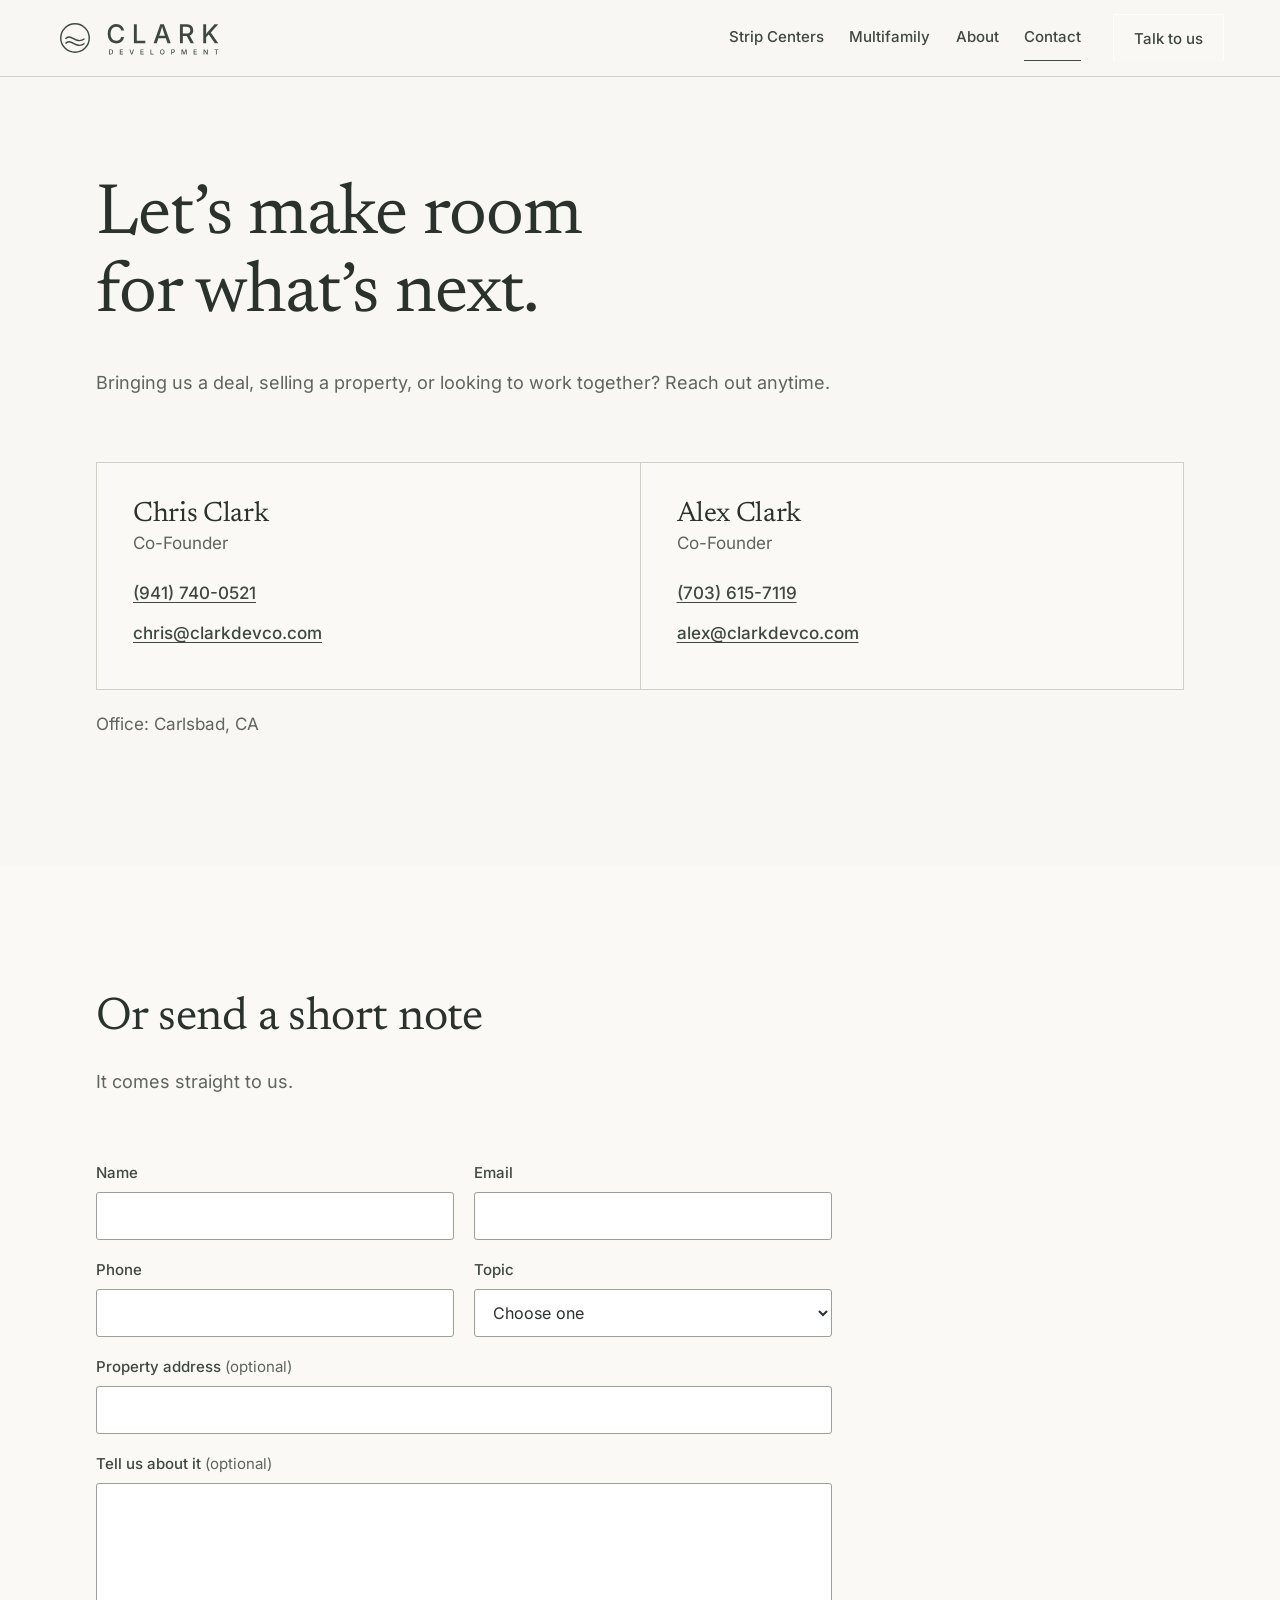
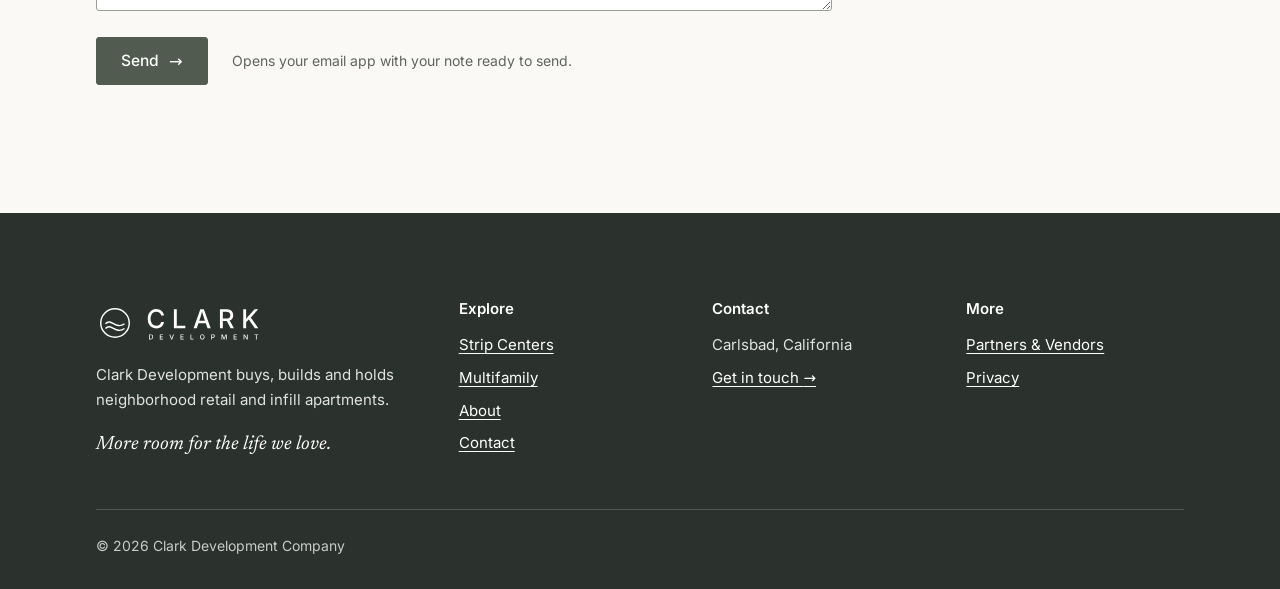
<file: contact/index.html>
<!doctype html>
<html lang="en">
<head>
  <meta charset="utf-8">
  <meta name="viewport" content="width=device-width, initial-scale=1">
  <title>Contact | Clark Development</title>
  <meta name="description" content="Reach Chris and Alex Clark directly by phone or email, or send a short note. Clark Development, Carlsbad, California.">
  <link rel="canonical" href="https://clarkdevco.com/contact/">
  <meta name="theme-color" content="#454b46">
  <link rel="icon" href="/favicon.svg" type="image/svg+xml">
  <link rel="icon" href="/favicon-32.png" sizes="32x32" type="image/png">
  <link rel="apple-touch-icon" href="/apple-touch-icon.png">
  <link rel="preload" href="/assets/fonts/inter-latin-400-normal.woff2" as="font" type="font/woff2" crossorigin>
  <link rel="preload" href="/assets/fonts/newsreader-latin-400-normal.woff2" as="font" type="font/woff2" crossorigin>
  <link rel="stylesheet" href="/assets/css/style.css">
  <meta property="og:site_name" content="Clark Development">
  <meta property="og:type" content="website">
  <meta property="og:title" content="Contact | Clark Development">
  <meta property="og:description" content="Reach Chris and Alex Clark directly by phone or email, or send a short note. Clark Development, Carlsbad, California.">
  <meta property="og:url" content="https://clarkdevco.com/contact/">
  <meta property="og:image" content="https://clarkdevco.com/assets/images/og-share.jpg">
  <meta property="og:image:width" content="1200">
  <meta property="og:image:height" content="630">
  <meta property="og:image:alt" content="New three-story apartment building with cedar and stucco facade on a tree-lined San Diego street at golden hour">
  <meta name="twitter:card" content="summary_large_image">
  <meta name="twitter:title" content="Contact | Clark Development">
  <meta name="twitter:description" content="Reach Chris and Alex Clark directly by phone or email, or send a short note. Clark Development, Carlsbad, California.">
  <meta name="twitter:image" content="https://clarkdevco.com/assets/images/og-share.jpg">
  <meta name="twitter:image:alt" content="New three-story apartment building with cedar and stucco facade on a tree-lined San Diego street at golden hour">
</head>
<body class="page-plain">
<a class="skip" href="#main">Skip to content</a>
<svg width="0" height="0" style="position:absolute" aria-hidden="true" focusable="false">
  <symbol id="mark" viewBox="0 0 48 48"><circle cx="24" cy="24" r="18"/><path d="M12 25c7-8 13 8 24 0M12 31c7-8 13 8 24 0"/></symbol>
  <symbol id="wordmark" viewBox="0 0 136 44"><path d="M13.8291015625 28.29296875Q11.001953125 28.29296875 8.775390625 26.95263671875Q6.548828125 25.6123046875 5.2744140625 23.10009765625Q4.0 20.587890625 4.0 17.1015625Q4.0 13.6005859375 5.2744140625 11.08837890625Q6.548828125 8.576171875 8.775390625 7.228515625Q11.001953125 5.880859375 13.8291015625 5.880859375Q15.5576171875 5.880859375 17.07373046875 6.37890625Q18.58984375 6.876953125 19.78369140625 7.8291015625Q20.9775390625 8.78125 21.76123046875 10.1435546875Q22.544921875 11.505859375 22.8232421875 13.234375H19.46875Q19.263671875 12.1943359375 18.74365234375 11.39599609375Q18.2236328125 10.59765625 17.4765625 10.041015625Q16.7294921875 9.484375 15.806640625 9.2060546875Q14.8837890625 8.927734375 13.8583984375 8.927734375Q11.9833984375 8.927734375 10.49658203125 9.87255859375Q9.009765625 10.8173828125 8.16015625 12.64111328125Q7.310546875 14.46484375 7.310546875 17.1015625Q7.310546875 19.73828125 8.1748046875 21.56201171875Q9.0390625 23.3857421875 10.5185546875 24.31591796875Q11.998046875 25.24609375 13.8583984375 25.24609375Q14.8837890625 25.24609375 15.79931640625 24.96044921875Q16.71484375 24.6748046875 17.46923828125 24.12548828125Q18.2236328125 23.576171875 18.74365234375 22.7705078125Q19.263671875 21.96484375 19.46875 20.939453125H22.837890625Q22.5888671875 22.55078125 21.8271484375 23.89111328125Q21.0654296875 25.2314453125 19.87890625 26.2275390625Q18.6923828125 27.2236328125 17.16162109375 27.75830078125Q15.630859375 28.29296875 13.8291015625 28.29296875ZM34.304443359375 28.0V6.173828125H37.644287109375V25.12890625H47.531982421875V28.0ZM57.13818359375 28.0 64.90185546875 6.173828125H69.00341796875L76.91357421875 28.0H73.29541015625L69.04736328125 15.8564453125Q68.54931640625 14.376953125 67.9560546875 12.3701171875Q67.36279296875 10.36328125 66.58642578125 7.55078125H67.26025390625Q66.51318359375 10.392578125 65.919921875 12.42138671875Q65.32666015625 14.4501953125 64.87255859375 15.8564453125L60.75634765625 28.0ZM61.34228515625 22.2431640625V19.4599609375H72.69482421875V22.2431640625ZM87.618408203125 28.0V6.173828125H95.440673828125Q97.960205078125 6.173828125 99.644775390625 7.04541015625Q101.329345703125 7.9169921875 102.164306640625 9.4697265625Q102.999267578125 11.0224609375 102.999267578125 13.029296875Q102.999267578125 15.05078125 102.156982421875 16.56689453125Q101.314697265625 18.0830078125 99.630126953125 18.91796875Q97.945556640625 19.7529296875 95.411376953125 19.7529296875H89.537353515625V16.896484375H95.089111328125Q96.700439453125 16.896484375 97.689208984375 16.43505859375Q98.677978515625 15.9736328125 99.146728515625 15.109375Q99.615478515625 14.2451171875 99.615478515625 13.029296875Q99.615478515625 11.798828125 99.146728515625 10.9052734375Q98.677978515625 10.01171875 97.681884765625 9.52099609375Q96.685791015625 9.0302734375 95.059814453125 9.0302734375H90.958251953125V28.0ZM100.025634765625 28.0 94.737548828125 18.1416015625H98.443603515625L103.819580078125 28.0ZM116.970703125 22.19921875V18.859375Q117.6884765625 17.7607421875 118.39892578125 16.7939453125Q119.109375 15.8271484375 119.8857421875 14.8896484375Q120.662109375 13.9521484375 121.541015625 12.9560546875L127.6640625 6.173828125H131.912109375L122.6396484375 16.3837890625L122.419921875 16.33984375ZM114.59765625 28.0V6.173828125H117.9375V13.146484375L117.87890625 18.126953125L117.9375 19.767578125V28.0ZM128.044921875 28.0 120.6181640625 17.3212890625 122.712890625 14.7578125 132.0 28.0Z"/>
      <path d="M7.390625 41.0H5.953125V40.21875H7.34375Q8.00390625 40.21875 8.44140625 39.97265625Q8.87890625 39.7265625 9.09765625 39.248046875Q9.31640625 38.76953125 9.31640625 38.08203125Q9.31640625 37.3984375 9.099609375 36.92578125Q8.8828125 36.453125 8.455078125 36.20703125Q8.02734375 35.9609375 7.390625 35.9609375H5.921875V35.1796875H7.44921875Q8.30859375 35.1796875 8.921875 35.52734375Q9.53515625 35.875 9.86328125 36.525390625Q10.19140625 37.17578125 10.19140625 38.08203125Q10.19140625 38.9921875 9.861328125 39.64453125Q9.53125 40.296875 8.904296875 40.6484375Q8.27734375 41.0 7.390625 41.0ZM6.390625 35.1796875V41.0H5.5V35.1796875ZM17.994921875 41.0V35.1796875H21.658984375V35.9453125H18.885546875V37.6796875H21.459765625V38.44140625H18.885546875V40.234375H21.682421875V41.0ZM31.20078125 41.0 29.0953125 35.1796875H30.05625L31.1890625 38.41796875Q31.3140625 38.79296875 31.476171875 39.3359375Q31.63828125 39.87890625 31.8453125 40.6171875H31.66171875Q31.86484375 39.86328125 32.023046875 39.328125Q32.18125 38.79296875 32.30234375 38.41796875L33.40390625 35.1796875H34.36875L32.290625 41.0ZM41.933984375 41.0V35.1796875H45.598046875V35.9453125H42.824609375V37.6796875H45.398828125V38.44140625H42.824609375V40.234375H45.621484375V41.0ZM53.4796875 41.0V35.1796875H54.3703125V40.234375H57.00703125V41.0ZM67.150390625 41.078125Q66.396484375 41.078125 65.80078125 40.720703125Q65.205078125 40.36328125 64.86328125 39.693359375Q64.521484375 39.0234375 64.521484375 38.09375Q64.521484375 37.16015625 64.86328125 36.490234375Q65.205078125 35.8203125 65.80078125 35.4609375Q66.396484375 35.1015625 67.150390625 35.1015625Q67.904296875 35.1015625 68.49609375 35.4609375Q69.087890625 35.8203125 69.4296875 36.490234375Q69.771484375 37.16015625 69.771484375 38.09375Q69.771484375 39.0234375 69.4296875 39.693359375Q69.087890625 40.36328125 68.49609375 40.720703125Q67.904296875 41.078125 67.150390625 41.078125ZM67.150390625 40.265625Q67.646484375 40.265625 68.0390625 40.017578125Q68.431640625 39.76953125 68.66015625 39.283203125Q68.888671875 38.796875 68.888671875 38.09375Q68.888671875 37.3828125 68.66015625 36.896484375Q68.431640625 36.41015625 68.0390625 36.162109375Q67.646484375 35.9140625 67.150390625 35.9140625Q66.650390625 35.9140625 66.255859375 36.1640625Q65.861328125 36.4140625 65.6328125 36.900390625Q65.404296875 37.38671875 65.404296875 38.09375Q65.404296875 38.796875 65.6328125 39.28125Q65.861328125 39.765625 66.255859375 40.015625Q66.650390625 40.265625 67.150390625 40.265625ZM77.57890625 41.0V35.1796875H79.66484375Q80.33671875 35.1796875 80.7859375 35.4296875Q81.23515625 35.6796875 81.4578125 36.10546875Q81.68046875 36.53125 81.68046875 37.0703125Q81.68046875 37.609375 81.455859375 38.037109375Q81.23125 38.46484375 80.78203125 38.712890625Q80.3328125 38.9609375 79.65703125 38.9609375H78.23125V38.20703125H79.57109375Q80.00078125 38.20703125 80.26640625 38.05859375Q80.53203125 37.91015625 80.655078125 37.65234375Q80.778125 37.39453125 80.778125 37.0703125Q80.778125 36.7421875 80.655078125 36.486328125Q80.53203125 36.23046875 80.264453125 36.0859375Q79.996875 35.94140625 79.56328125 35.94140625H78.46953125V41.0ZM89.433203125 41.0V35.1796875H90.745703125L92.015234375 38.51953125Q92.069921875 38.66796875 92.13828125 38.89453125Q92.206640625 39.12109375 92.280859375 39.38671875Q92.355078125 39.65234375 92.421484375 39.91015625Q92.487890625 40.16796875 92.538671875 40.375H92.351171875Q92.401953125 40.1796875 92.468359375 39.923828125Q92.534765625 39.66796875 92.608984375 39.40234375Q92.683203125 39.13671875 92.753515625 38.90234375Q92.823828125 38.66796875 92.878515625 38.51953125L94.128515625 35.1796875H95.448828125V41.0H94.562109375V37.8671875Q94.562109375 37.6875 94.566015625 37.4375Q94.569921875 37.1875 94.57578125 36.908203125Q94.581640625 36.62890625 94.5875 36.34375Q94.593359375 36.05859375 94.597265625 35.796875H94.663671875Q94.585546875 36.08203125 94.49375 36.384765625Q94.401953125 36.6875 94.3140625 36.96875Q94.226171875 37.25 94.14609375 37.482421875Q94.066015625 37.71484375 94.011328125 37.8671875L92.819921875 41.0H92.058203125L90.851171875 37.8671875Q90.792578125 37.71875 90.71640625 37.490234375Q90.640234375 37.26171875 90.550390625 36.982421875Q90.460546875 36.703125 90.366796875 36.400390625Q90.273046875 36.09765625 90.179296875 35.796875H90.257421875Q90.265234375 36.03515625 90.27109375 36.314453125Q90.276953125 36.59375 90.2828125 36.87890625Q90.288671875 37.1640625 90.29453125 37.419921875Q90.300390625 37.67578125 90.300390625 37.8671875V41.0ZM103.45546875 41.0V35.1796875H107.11953125V35.9453125H104.34609375V37.6796875H106.9203125V38.44140625H104.34609375V40.234375H107.14296875V41.0ZM115.00117187500001 41.0V35.1796875H116.02851562500001L118.21992187500001 38.64453125Q118.32929687500001 38.81640625 118.46601562500001 39.0546875Q118.60273437500001 39.29296875 118.75507812500001 39.591796875Q118.90742187500001 39.890625 119.05585937500001 40.2421875H118.94648437500001Q118.91132812500001 39.91015625 118.89375000000001 39.583984375Q118.87617187500001 39.2578125 118.86835937500001 38.97265625Q118.86054687500001 38.6875 118.86054687500001 38.4921875V35.1796875H119.76289062500001V41.0H118.73164062500001L116.76679687500001 37.90234375Q116.61054687500001 37.6484375 116.46015625000001 37.390625Q116.30976562500001 37.1328125 116.12812500000001 36.794921875Q115.94648437500001 36.45703125 115.68476562500001 35.97265625H115.82539062500001Q115.84492187500001 36.40234375 115.86445312500001 36.775390625Q115.88398437500001 37.1484375 115.89375000000001 37.435546875Q115.90351562500001 37.72265625 115.90351562500001 37.89453125V41.0ZM127.48046875 35.9453125V35.1796875H132.0V35.9453125H130.19140625V41.0H129.296875V35.9453125Z"/></symbol>
</svg>
<header class="site-header">
  <div class="header-inner">
    <a class="brand" href="/" aria-label="Clark Development, home"><svg class="mark" aria-hidden="true"><use href="#mark"/></svg><svg class="wordmark" aria-hidden="true"><use href="#wordmark"/></svg></a>
    <button class="menu-toggle" type="button" aria-expanded="false" aria-controls="site-nav">Menu</button>
    <nav class="nav" id="site-nav" aria-label="Main">
      <a href="/strip-centers/">Strip Centers</a>
      <a href="/san-diego-infill/">Multifamily</a>
      <a href="/about/">About</a>
      <a href="/contact/" aria-current="page">Contact</a>
      <a class="btn" href="/contact/">Talk to us</a>
    </nav>
  </div>
</header>
<main id="main">
<section class="section" style="padding-top:calc(var(--header-h) + clamp(56px,8vw,112px))">
  <div class="wrap">
    <div class="section-head">
      <h1>Let&rsquo;s make room for what&rsquo;s next.</h1>
      <p class="lede">Bringing us a deal, selling a property, or looking to work together? Reach out anytime.</p>
    </div>
    <div class="people">
      <div class="person"><h2 style="font-size:1.75rem;margin:0">Chris Clark</h2><p class="role">Co-Founder</p>
        <a href="tel:+19417400521">(941) 740-0521</a><a href="mailto:chris@clarkdevco.com">chris@clarkdevco.com</a></div>
      <div class="person"><h2 style="font-size:1.75rem;margin:0">Alex Clark</h2><p class="role">Co-Founder</p>
        <a href="tel:+17036157119">(703) 615-7119</a><a href="mailto:alex@clarkdevco.com">alex@clarkdevco.com</a></div>
    </div>
    <p class="muted" style="margin-top:20px">Office: Carlsbad, CA</p>
  </div>
</section>
<section class="section bg-paper" id="form" aria-labelledby="form-h">
  <div class="wrap">
    <div class="section-head"><h2 id="form-h">Or send a short note</h2><p>It comes straight to us.</p></div>
    <!-- FORM HANDLING
  Default (GitHub Pages / any host): JavaScript builds a pre-filled email to chris@ (cc alex@).
  Netlify: add  data-netlify="true" netlify-honeypot="company_website"  to <form>, set data-mode="post",
           and keep the hidden form-name input. Submissions appear in Netlify > Forms.
  Formspree / Cloudflare Pages Function: set action="https://formspree.io/f/XXXX" (or your function URL),
           method="POST", data-mode="post". -->
    <form class="form" data-contact data-subject="Website inquiry" name="contact" method="POST" action="mailto:chris@clarkdevco.com?cc=alex@clarkdevco.com" novalidate>
      <input type="hidden" name="form-name" value="contact">
      <div class="hp" aria-hidden="true"><label>Leave this empty <input name="company_website" tabindex="-1" autocomplete="off"></label></div>
      <div class="field"><label for="c-name">Name</label><input id="c-name" name="name" autocomplete="name" required data-label="Name"></div>
      <div class="field"><label for="c-email">Email</label><input id="c-email" name="email" type="email" autocomplete="email" required data-label="Email"></div>
      <div class="field"><label for="c-phone">Phone</label><input id="c-phone" name="phone" type="tel" autocomplete="tel" data-label="Phone"></div>
      <div class="field"><label for="c-topic">Topic</label>
        <select id="c-topic" name="topic" required data-label="Topic">
          <option value="" selected disabled>Choose one</option>
          <option value="shopping-center">I own a shopping center</option>
          <option value="property">I own property in San Diego</option>
          <option value="broker">I&rsquo;m a broker with a deal</option>
          <option value="investor">Investor</option>
          <option value="partner">Partner / vendor</option>
          <option value="other">Other</option>
        </select></div>
      <div class="field full"><label for="c-address">Property address <span class="opt">(optional)</span></label><input id="c-address" name="address" autocomplete="street-address" data-label="Property address"></div>
      <div class="field full"><label for="c-msg">Tell us about it <span class="opt">(optional)</span></label><textarea id="c-msg" name="message" data-label="Message"></textarea></div>
      <div class="form-actions full">
        <button class="btn" type="submit">Send <span class="arrow" aria-hidden="true">&rarr;</span></button>
        <p class="form-note">Opens your email app with your note ready to send.</p>
      </div>
      <p class="form-status" role="status" tabindex="-1" hidden>Thank you. Your email app should open with your message filled in. Press Send, and we&rsquo;ll be in touch.</p>
    </form>
  </div>
</section>
</main>
<footer class="site-footer">
  <div class="wrap">
    <div class="footer-grid">
      <div class="footer-brand">
        <a class="brand" href="/" aria-label="Clark Development, home"><svg class="mark" aria-hidden="true"><use href="#mark"/></svg><svg class="wordmark" aria-hidden="true"><use href="#wordmark"/></svg></a>
        <p>Clark Development buys, builds and holds neighborhood retail and infill apartments.</p>
        <p class="tagline">More room for the life we love.</p>
      </div>
      <div>
        <h2>Explore</h2>
        <ul>
          <li><a href="/strip-centers/">Strip Centers</a></li>
          <li><a href="/san-diego-infill/">Multifamily</a></li>
          <li><a href="/about/">About</a></li>
          <li><a href="/contact/">Contact</a></li>
        </ul>
      </div>
      <div>
        <h2>Contact</h2>
        <ul>
          <li>Carlsbad, California</li>
          <li><a href="/contact/">Get in touch <span aria-hidden="true">&rarr;</span></a></li>
        </ul>
      </div>
      <div>
        <h2>More</h2>
        <ul>
          <li><a href="/partners/">Partners &amp; Vendors</a></li>
          <li><a href="/privacy/">Privacy</a></li>
          <!-- LinkedIn links (Chris, Alex, company page) go here once URLs exist -->
        </ul>
      </div>
    </div>
    <div class="footer-bottom">
      <span>&copy; 2026 Clark Development Company</span>
    </div>
    <!-- Broker-licensure disclosure: not added. Chris confirmed (Nov 2026) he holds no active real estate license in CA or UT (inactive since about 2018). Revisit only if a license is reactivated. -->
  </div>
</footer>
<script src="/assets/js/main.js" defer></script>
</body>
</html>
</file>
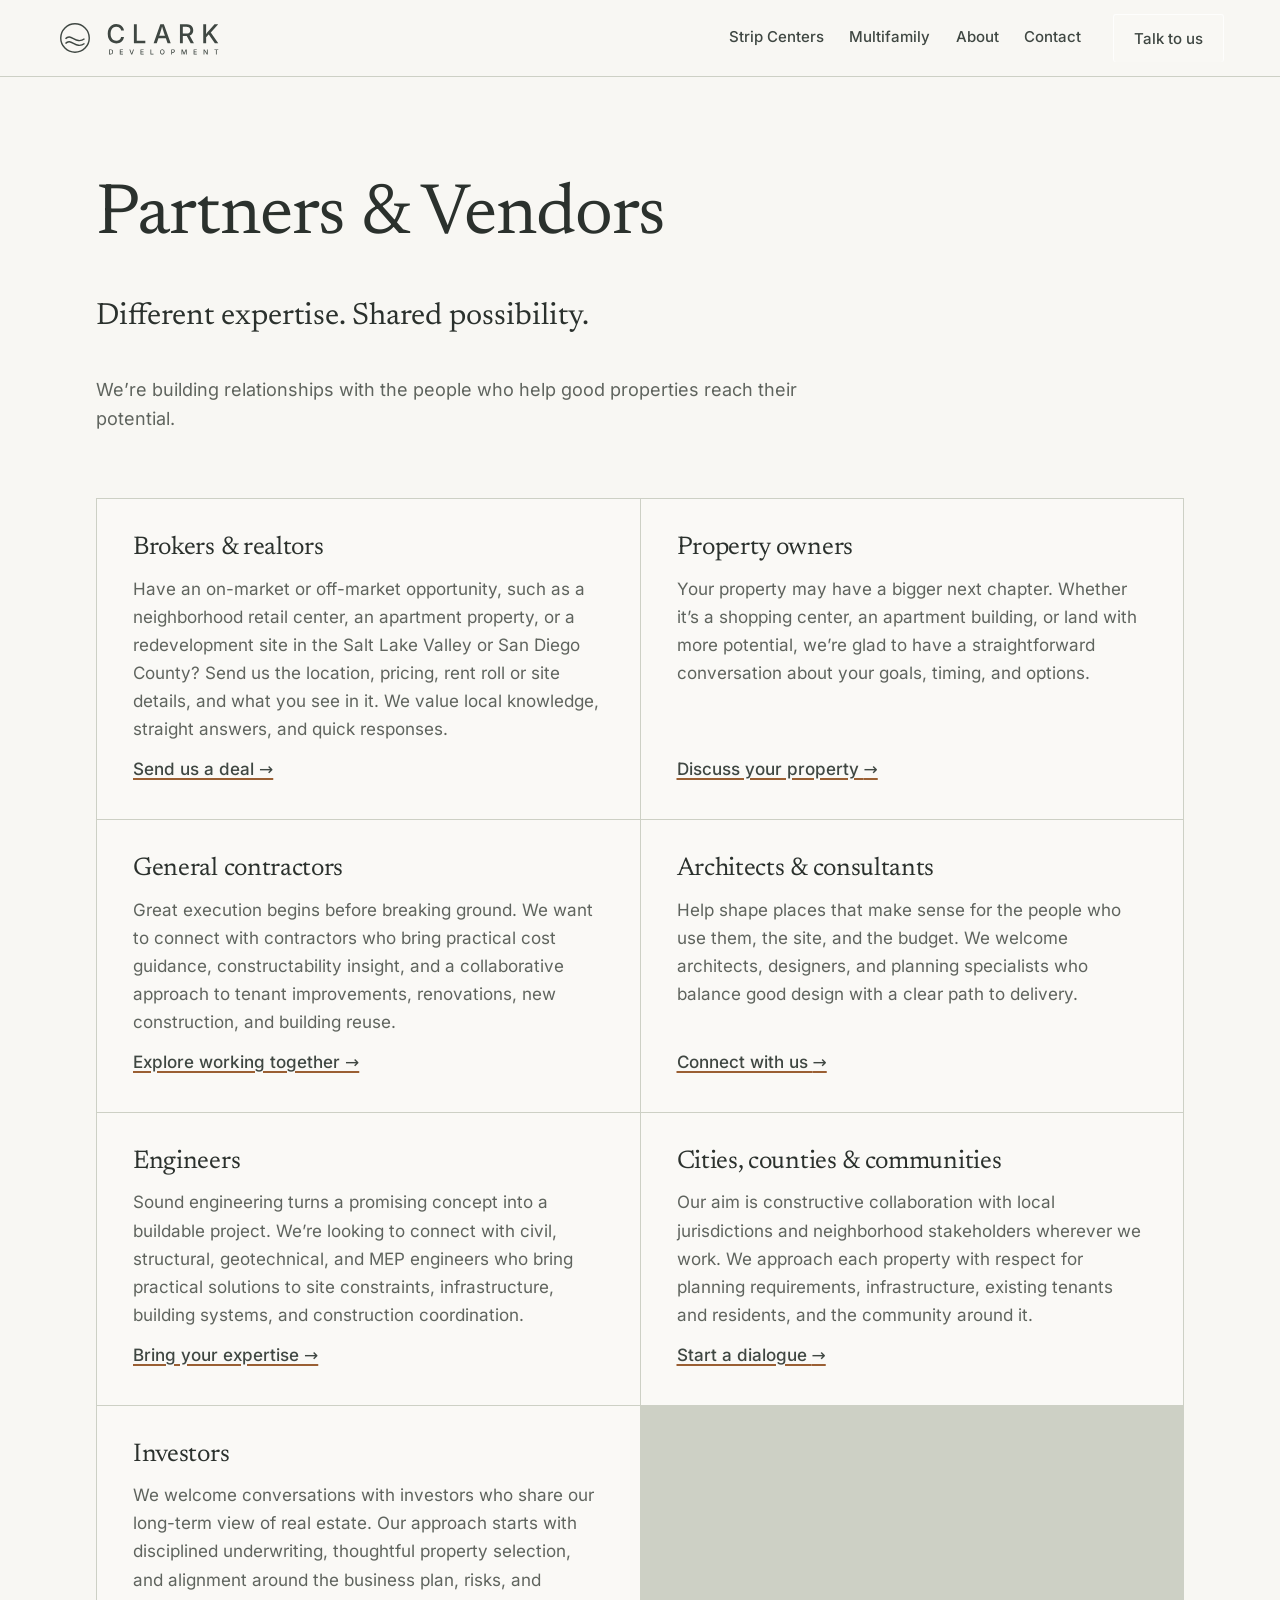
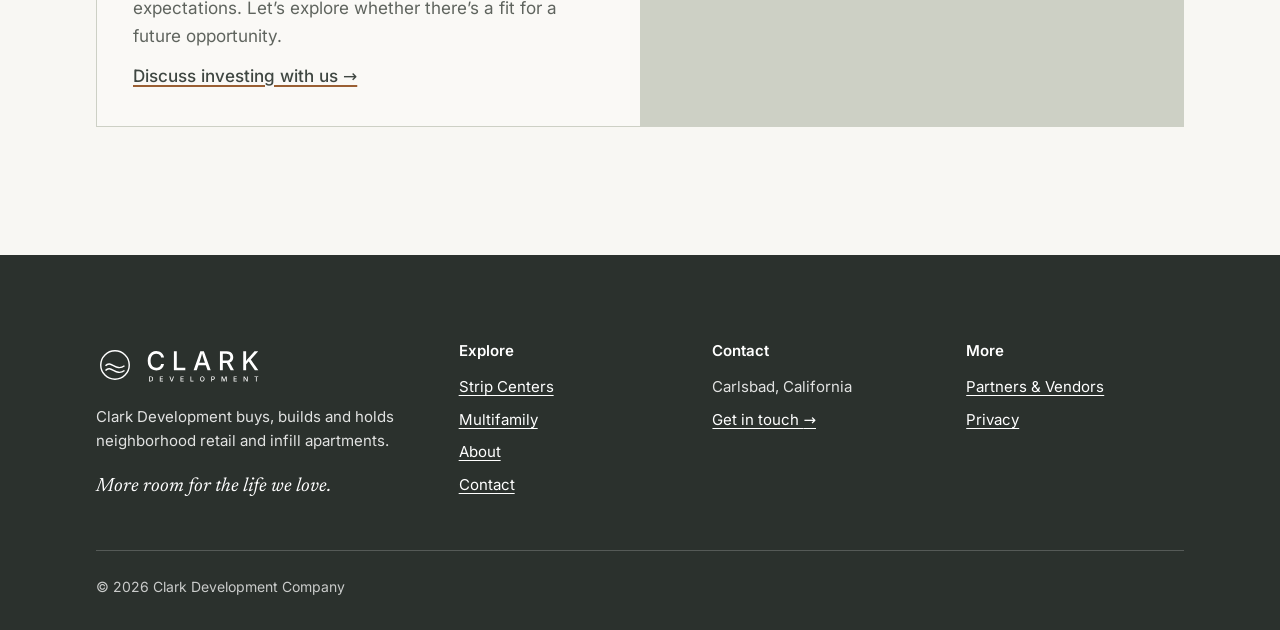
<file: partners/index.html>
<!doctype html>
<html lang="en">
<head>
  <meta charset="utf-8">
  <meta name="viewport" content="width=device-width, initial-scale=1">
  <title>Partners &amp; Vendors | Clark Development</title>
  <meta name="description" content="For brokers, owners, contractors, architects, engineers and cities: how to start working with Clark Development.">
  <link rel="canonical" href="https://clarkdevco.com/partners/">
  <meta name="theme-color" content="#454b46">
  <link rel="icon" href="/favicon.svg" type="image/svg+xml">
  <link rel="icon" href="/favicon-32.png" sizes="32x32" type="image/png">
  <link rel="apple-touch-icon" href="/apple-touch-icon.png">
  <link rel="preload" href="/assets/fonts/inter-latin-400-normal.woff2" as="font" type="font/woff2" crossorigin>
  <link rel="preload" href="/assets/fonts/newsreader-latin-400-normal.woff2" as="font" type="font/woff2" crossorigin>
  <link rel="stylesheet" href="/assets/css/style.css">
  <meta property="og:site_name" content="Clark Development">
  <meta property="og:type" content="website">
  <meta property="og:title" content="Partners &amp; Vendors | Clark Development">
  <meta property="og:description" content="For brokers, owners, contractors, architects, engineers and cities: how to start working with Clark Development.">
  <meta property="og:url" content="https://clarkdevco.com/partners/">
  <meta property="og:image" content="https://clarkdevco.com/assets/images/og-share.jpg">
  <meta property="og:image:width" content="1200">
  <meta property="og:image:height" content="630">
  <meta property="og:image:alt" content="New three-story apartment building with cedar and stucco facade on a tree-lined San Diego street at golden hour">
  <meta name="twitter:card" content="summary_large_image">
  <meta name="twitter:title" content="Partners &amp; Vendors | Clark Development">
  <meta name="twitter:description" content="For brokers, owners, contractors, architects, engineers and cities: how to start working with Clark Development.">
  <meta name="twitter:image" content="https://clarkdevco.com/assets/images/og-share.jpg">
  <meta name="twitter:image:alt" content="New three-story apartment building with cedar and stucco facade on a tree-lined San Diego street at golden hour">
</head>
<body class="page-plain">
<a class="skip" href="#main">Skip to content</a>
<svg width="0" height="0" style="position:absolute" aria-hidden="true" focusable="false">
  <symbol id="mark" viewBox="0 0 48 48"><circle cx="24" cy="24" r="18"/><path d="M12 25c7-8 13 8 24 0M12 31c7-8 13 8 24 0"/></symbol>
  <symbol id="wordmark" viewBox="0 0 136 44"><path d="M13.8291015625 28.29296875Q11.001953125 28.29296875 8.775390625 26.95263671875Q6.548828125 25.6123046875 5.2744140625 23.10009765625Q4.0 20.587890625 4.0 17.1015625Q4.0 13.6005859375 5.2744140625 11.08837890625Q6.548828125 8.576171875 8.775390625 7.228515625Q11.001953125 5.880859375 13.8291015625 5.880859375Q15.5576171875 5.880859375 17.07373046875 6.37890625Q18.58984375 6.876953125 19.78369140625 7.8291015625Q20.9775390625 8.78125 21.76123046875 10.1435546875Q22.544921875 11.505859375 22.8232421875 13.234375H19.46875Q19.263671875 12.1943359375 18.74365234375 11.39599609375Q18.2236328125 10.59765625 17.4765625 10.041015625Q16.7294921875 9.484375 15.806640625 9.2060546875Q14.8837890625 8.927734375 13.8583984375 8.927734375Q11.9833984375 8.927734375 10.49658203125 9.87255859375Q9.009765625 10.8173828125 8.16015625 12.64111328125Q7.310546875 14.46484375 7.310546875 17.1015625Q7.310546875 19.73828125 8.1748046875 21.56201171875Q9.0390625 23.3857421875 10.5185546875 24.31591796875Q11.998046875 25.24609375 13.8583984375 25.24609375Q14.8837890625 25.24609375 15.79931640625 24.96044921875Q16.71484375 24.6748046875 17.46923828125 24.12548828125Q18.2236328125 23.576171875 18.74365234375 22.7705078125Q19.263671875 21.96484375 19.46875 20.939453125H22.837890625Q22.5888671875 22.55078125 21.8271484375 23.89111328125Q21.0654296875 25.2314453125 19.87890625 26.2275390625Q18.6923828125 27.2236328125 17.16162109375 27.75830078125Q15.630859375 28.29296875 13.8291015625 28.29296875ZM34.304443359375 28.0V6.173828125H37.644287109375V25.12890625H47.531982421875V28.0ZM57.13818359375 28.0 64.90185546875 6.173828125H69.00341796875L76.91357421875 28.0H73.29541015625L69.04736328125 15.8564453125Q68.54931640625 14.376953125 67.9560546875 12.3701171875Q67.36279296875 10.36328125 66.58642578125 7.55078125H67.26025390625Q66.51318359375 10.392578125 65.919921875 12.42138671875Q65.32666015625 14.4501953125 64.87255859375 15.8564453125L60.75634765625 28.0ZM61.34228515625 22.2431640625V19.4599609375H72.69482421875V22.2431640625ZM87.618408203125 28.0V6.173828125H95.440673828125Q97.960205078125 6.173828125 99.644775390625 7.04541015625Q101.329345703125 7.9169921875 102.164306640625 9.4697265625Q102.999267578125 11.0224609375 102.999267578125 13.029296875Q102.999267578125 15.05078125 102.156982421875 16.56689453125Q101.314697265625 18.0830078125 99.630126953125 18.91796875Q97.945556640625 19.7529296875 95.411376953125 19.7529296875H89.537353515625V16.896484375H95.089111328125Q96.700439453125 16.896484375 97.689208984375 16.43505859375Q98.677978515625 15.9736328125 99.146728515625 15.109375Q99.615478515625 14.2451171875 99.615478515625 13.029296875Q99.615478515625 11.798828125 99.146728515625 10.9052734375Q98.677978515625 10.01171875 97.681884765625 9.52099609375Q96.685791015625 9.0302734375 95.059814453125 9.0302734375H90.958251953125V28.0ZM100.025634765625 28.0 94.737548828125 18.1416015625H98.443603515625L103.819580078125 28.0ZM116.970703125 22.19921875V18.859375Q117.6884765625 17.7607421875 118.39892578125 16.7939453125Q119.109375 15.8271484375 119.8857421875 14.8896484375Q120.662109375 13.9521484375 121.541015625 12.9560546875L127.6640625 6.173828125H131.912109375L122.6396484375 16.3837890625L122.419921875 16.33984375ZM114.59765625 28.0V6.173828125H117.9375V13.146484375L117.87890625 18.126953125L117.9375 19.767578125V28.0ZM128.044921875 28.0 120.6181640625 17.3212890625 122.712890625 14.7578125 132.0 28.0Z"/>
      <path d="M7.390625 41.0H5.953125V40.21875H7.34375Q8.00390625 40.21875 8.44140625 39.97265625Q8.87890625 39.7265625 9.09765625 39.248046875Q9.31640625 38.76953125 9.31640625 38.08203125Q9.31640625 37.3984375 9.099609375 36.92578125Q8.8828125 36.453125 8.455078125 36.20703125Q8.02734375 35.9609375 7.390625 35.9609375H5.921875V35.1796875H7.44921875Q8.30859375 35.1796875 8.921875 35.52734375Q9.53515625 35.875 9.86328125 36.525390625Q10.19140625 37.17578125 10.19140625 38.08203125Q10.19140625 38.9921875 9.861328125 39.64453125Q9.53125 40.296875 8.904296875 40.6484375Q8.27734375 41.0 7.390625 41.0ZM6.390625 35.1796875V41.0H5.5V35.1796875ZM17.994921875 41.0V35.1796875H21.658984375V35.9453125H18.885546875V37.6796875H21.459765625V38.44140625H18.885546875V40.234375H21.682421875V41.0ZM31.20078125 41.0 29.0953125 35.1796875H30.05625L31.1890625 38.41796875Q31.3140625 38.79296875 31.476171875 39.3359375Q31.63828125 39.87890625 31.8453125 40.6171875H31.66171875Q31.86484375 39.86328125 32.023046875 39.328125Q32.18125 38.79296875 32.30234375 38.41796875L33.40390625 35.1796875H34.36875L32.290625 41.0ZM41.933984375 41.0V35.1796875H45.598046875V35.9453125H42.824609375V37.6796875H45.398828125V38.44140625H42.824609375V40.234375H45.621484375V41.0ZM53.4796875 41.0V35.1796875H54.3703125V40.234375H57.00703125V41.0ZM67.150390625 41.078125Q66.396484375 41.078125 65.80078125 40.720703125Q65.205078125 40.36328125 64.86328125 39.693359375Q64.521484375 39.0234375 64.521484375 38.09375Q64.521484375 37.16015625 64.86328125 36.490234375Q65.205078125 35.8203125 65.80078125 35.4609375Q66.396484375 35.1015625 67.150390625 35.1015625Q67.904296875 35.1015625 68.49609375 35.4609375Q69.087890625 35.8203125 69.4296875 36.490234375Q69.771484375 37.16015625 69.771484375 38.09375Q69.771484375 39.0234375 69.4296875 39.693359375Q69.087890625 40.36328125 68.49609375 40.720703125Q67.904296875 41.078125 67.150390625 41.078125ZM67.150390625 40.265625Q67.646484375 40.265625 68.0390625 40.017578125Q68.431640625 39.76953125 68.66015625 39.283203125Q68.888671875 38.796875 68.888671875 38.09375Q68.888671875 37.3828125 68.66015625 36.896484375Q68.431640625 36.41015625 68.0390625 36.162109375Q67.646484375 35.9140625 67.150390625 35.9140625Q66.650390625 35.9140625 66.255859375 36.1640625Q65.861328125 36.4140625 65.6328125 36.900390625Q65.404296875 37.38671875 65.404296875 38.09375Q65.404296875 38.796875 65.6328125 39.28125Q65.861328125 39.765625 66.255859375 40.015625Q66.650390625 40.265625 67.150390625 40.265625ZM77.57890625 41.0V35.1796875H79.66484375Q80.33671875 35.1796875 80.7859375 35.4296875Q81.23515625 35.6796875 81.4578125 36.10546875Q81.68046875 36.53125 81.68046875 37.0703125Q81.68046875 37.609375 81.455859375 38.037109375Q81.23125 38.46484375 80.78203125 38.712890625Q80.3328125 38.9609375 79.65703125 38.9609375H78.23125V38.20703125H79.57109375Q80.00078125 38.20703125 80.26640625 38.05859375Q80.53203125 37.91015625 80.655078125 37.65234375Q80.778125 37.39453125 80.778125 37.0703125Q80.778125 36.7421875 80.655078125 36.486328125Q80.53203125 36.23046875 80.264453125 36.0859375Q79.996875 35.94140625 79.56328125 35.94140625H78.46953125V41.0ZM89.433203125 41.0V35.1796875H90.745703125L92.015234375 38.51953125Q92.069921875 38.66796875 92.13828125 38.89453125Q92.206640625 39.12109375 92.280859375 39.38671875Q92.355078125 39.65234375 92.421484375 39.91015625Q92.487890625 40.16796875 92.538671875 40.375H92.351171875Q92.401953125 40.1796875 92.468359375 39.923828125Q92.534765625 39.66796875 92.608984375 39.40234375Q92.683203125 39.13671875 92.753515625 38.90234375Q92.823828125 38.66796875 92.878515625 38.51953125L94.128515625 35.1796875H95.448828125V41.0H94.562109375V37.8671875Q94.562109375 37.6875 94.566015625 37.4375Q94.569921875 37.1875 94.57578125 36.908203125Q94.581640625 36.62890625 94.5875 36.34375Q94.593359375 36.05859375 94.597265625 35.796875H94.663671875Q94.585546875 36.08203125 94.49375 36.384765625Q94.401953125 36.6875 94.3140625 36.96875Q94.226171875 37.25 94.14609375 37.482421875Q94.066015625 37.71484375 94.011328125 37.8671875L92.819921875 41.0H92.058203125L90.851171875 37.8671875Q90.792578125 37.71875 90.71640625 37.490234375Q90.640234375 37.26171875 90.550390625 36.982421875Q90.460546875 36.703125 90.366796875 36.400390625Q90.273046875 36.09765625 90.179296875 35.796875H90.257421875Q90.265234375 36.03515625 90.27109375 36.314453125Q90.276953125 36.59375 90.2828125 36.87890625Q90.288671875 37.1640625 90.29453125 37.419921875Q90.300390625 37.67578125 90.300390625 37.8671875V41.0ZM103.45546875 41.0V35.1796875H107.11953125V35.9453125H104.34609375V37.6796875H106.9203125V38.44140625H104.34609375V40.234375H107.14296875V41.0ZM115.00117187500001 41.0V35.1796875H116.02851562500001L118.21992187500001 38.64453125Q118.32929687500001 38.81640625 118.46601562500001 39.0546875Q118.60273437500001 39.29296875 118.75507812500001 39.591796875Q118.90742187500001 39.890625 119.05585937500001 40.2421875H118.94648437500001Q118.91132812500001 39.91015625 118.89375000000001 39.583984375Q118.87617187500001 39.2578125 118.86835937500001 38.97265625Q118.86054687500001 38.6875 118.86054687500001 38.4921875V35.1796875H119.76289062500001V41.0H118.73164062500001L116.76679687500001 37.90234375Q116.61054687500001 37.6484375 116.46015625000001 37.390625Q116.30976562500001 37.1328125 116.12812500000001 36.794921875Q115.94648437500001 36.45703125 115.68476562500001 35.97265625H115.82539062500001Q115.84492187500001 36.40234375 115.86445312500001 36.775390625Q115.88398437500001 37.1484375 115.89375000000001 37.435546875Q115.90351562500001 37.72265625 115.90351562500001 37.89453125V41.0ZM127.48046875 35.9453125V35.1796875H132.0V35.9453125H130.19140625V41.0H129.296875V35.9453125Z"/></symbol>
</svg>
<header class="site-header">
  <div class="header-inner">
    <a class="brand" href="/" aria-label="Clark Development, home"><svg class="mark" aria-hidden="true"><use href="#mark"/></svg><svg class="wordmark" aria-hidden="true"><use href="#wordmark"/></svg></a>
    <button class="menu-toggle" type="button" aria-expanded="false" aria-controls="site-nav">Menu</button>
    <nav class="nav" id="site-nav" aria-label="Main">
      <a href="/strip-centers/">Strip Centers</a>
      <a href="/san-diego-infill/">Multifamily</a>
      <a href="/about/">About</a>
      <a href="/contact/">Contact</a>
      <a class="btn" href="/contact/">Talk to us</a>
    </nav>
  </div>
</header>
<main id="main">
<section class="section" style="padding-top:calc(var(--header-h) + clamp(56px,8vw,112px))">
  <div class="wrap">
    <div class="section-head">
      <h1>Partners &amp; Vendors</h1>
      <p class="lede" style="font-family:var(--serif);font-size:clamp(1.5rem,2.4vw,2rem);color:var(--ink-deep)">Different expertise. Shared possibility.</p>
      <p>We&rsquo;re building relationships with the people who help good properties reach their potential.</p>
    </div>
    <div class="partner-list">
<article class="reveal"><h2>Brokers &amp; realtors</h2><p>Have an on-market or off-market opportunity, such as a neighborhood retail center, an apartment property, or a redevelopment site in the Salt Lake Valley or San Diego County? Send us the location, pricing, rent roll or site details, and what you see in it. We value local knowledge, straight answers, and quick responses.</p><a class="text-link" href="/contact/?topic=broker#form">Send us a deal <span aria-hidden="true">&rarr;</span></a></article>
<article class="reveal"><h2>Property owners</h2><p>Your property may have a bigger next chapter. Whether it&rsquo;s a shopping center, an apartment building, or land with more potential, we&rsquo;re glad to have a straightforward conversation about your goals, timing, and options.</p><a class="text-link" href="/contact/?topic=property#form">Discuss your property <span aria-hidden="true">&rarr;</span></a></article>
<article class="reveal"><h2>General contractors</h2><p>Great execution begins before breaking ground. We want to connect with contractors who bring practical cost guidance, constructability insight, and a collaborative approach to tenant improvements, renovations, new construction, and building reuse.</p><a class="text-link" href="/contact/?topic=partner#form">Explore working together <span aria-hidden="true">&rarr;</span></a></article>
<article class="reveal"><h2>Architects &amp; consultants</h2><p>Help shape places that make sense for the people who use them, the site, and the budget. We welcome architects, designers, and planning specialists who balance good design with a clear path to delivery.</p><a class="text-link" href="/contact/?topic=partner#form">Connect with us <span aria-hidden="true">&rarr;</span></a></article>
<article class="reveal"><h2>Engineers</h2><p>Sound engineering turns a promising concept into a buildable project. We&rsquo;re looking to connect with civil, structural, geotechnical, and MEP engineers who bring practical solutions to site constraints, infrastructure, building systems, and construction coordination.</p><a class="text-link" href="/contact/?topic=partner#form">Bring your expertise <span aria-hidden="true">&rarr;</span></a></article>
<article class="reveal"><h2>Cities, counties &amp; communities</h2><p>Our aim is constructive collaboration with local jurisdictions and neighborhood stakeholders wherever we work. We approach each property with respect for planning requirements, infrastructure, existing tenants and residents, and the community around it.</p><a class="text-link" href="/contact/?topic=partner#form">Start a dialogue <span aria-hidden="true">&rarr;</span></a></article>
<article class="reveal"><h2>Investors</h2><p>We welcome conversations with investors who share our long-term view of real estate. Our approach starts with disciplined underwriting, thoughtful property selection, and alignment around the business plan, risks, and expectations. Let&rsquo;s explore whether there&rsquo;s a fit for a future opportunity.</p><a class="text-link" href="/contact/?topic=investor#form">Discuss investing with us <span aria-hidden="true">&rarr;</span></a></article>
    </div>
  </div>
</section>
</main>
<footer class="site-footer">
  <div class="wrap">
    <div class="footer-grid">
      <div class="footer-brand">
        <a class="brand" href="/" aria-label="Clark Development, home"><svg class="mark" aria-hidden="true"><use href="#mark"/></svg><svg class="wordmark" aria-hidden="true"><use href="#wordmark"/></svg></a>
        <p>Clark Development buys, builds and holds neighborhood retail and infill apartments.</p>
        <p class="tagline">More room for the life we love.</p>
      </div>
      <div>
        <h2>Explore</h2>
        <ul>
          <li><a href="/strip-centers/">Strip Centers</a></li>
          <li><a href="/san-diego-infill/">Multifamily</a></li>
          <li><a href="/about/">About</a></li>
          <li><a href="/contact/">Contact</a></li>
        </ul>
      </div>
      <div>
        <h2>Contact</h2>
        <ul>
          <li>Carlsbad, California</li>
          <li><a href="/contact/">Get in touch <span aria-hidden="true">&rarr;</span></a></li>
        </ul>
      </div>
      <div>
        <h2>More</h2>
        <ul>
          <li><a href="/partners/">Partners &amp; Vendors</a></li>
          <li><a href="/privacy/">Privacy</a></li>
          <!-- LinkedIn links (Chris, Alex, company page) go here once URLs exist -->
        </ul>
      </div>
    </div>
    <div class="footer-bottom">
      <span>&copy; 2026 Clark Development Company</span>
    </div>
    <!-- Broker-licensure disclosure: not added. Chris confirmed (Nov 2026) he holds no active real estate license in CA or UT (inactive since about 2018). Revisit only if a license is reactivated. -->
  </div>
</footer>
<script src="/assets/js/main.js" defer></script>
</body>
</html>
</file>
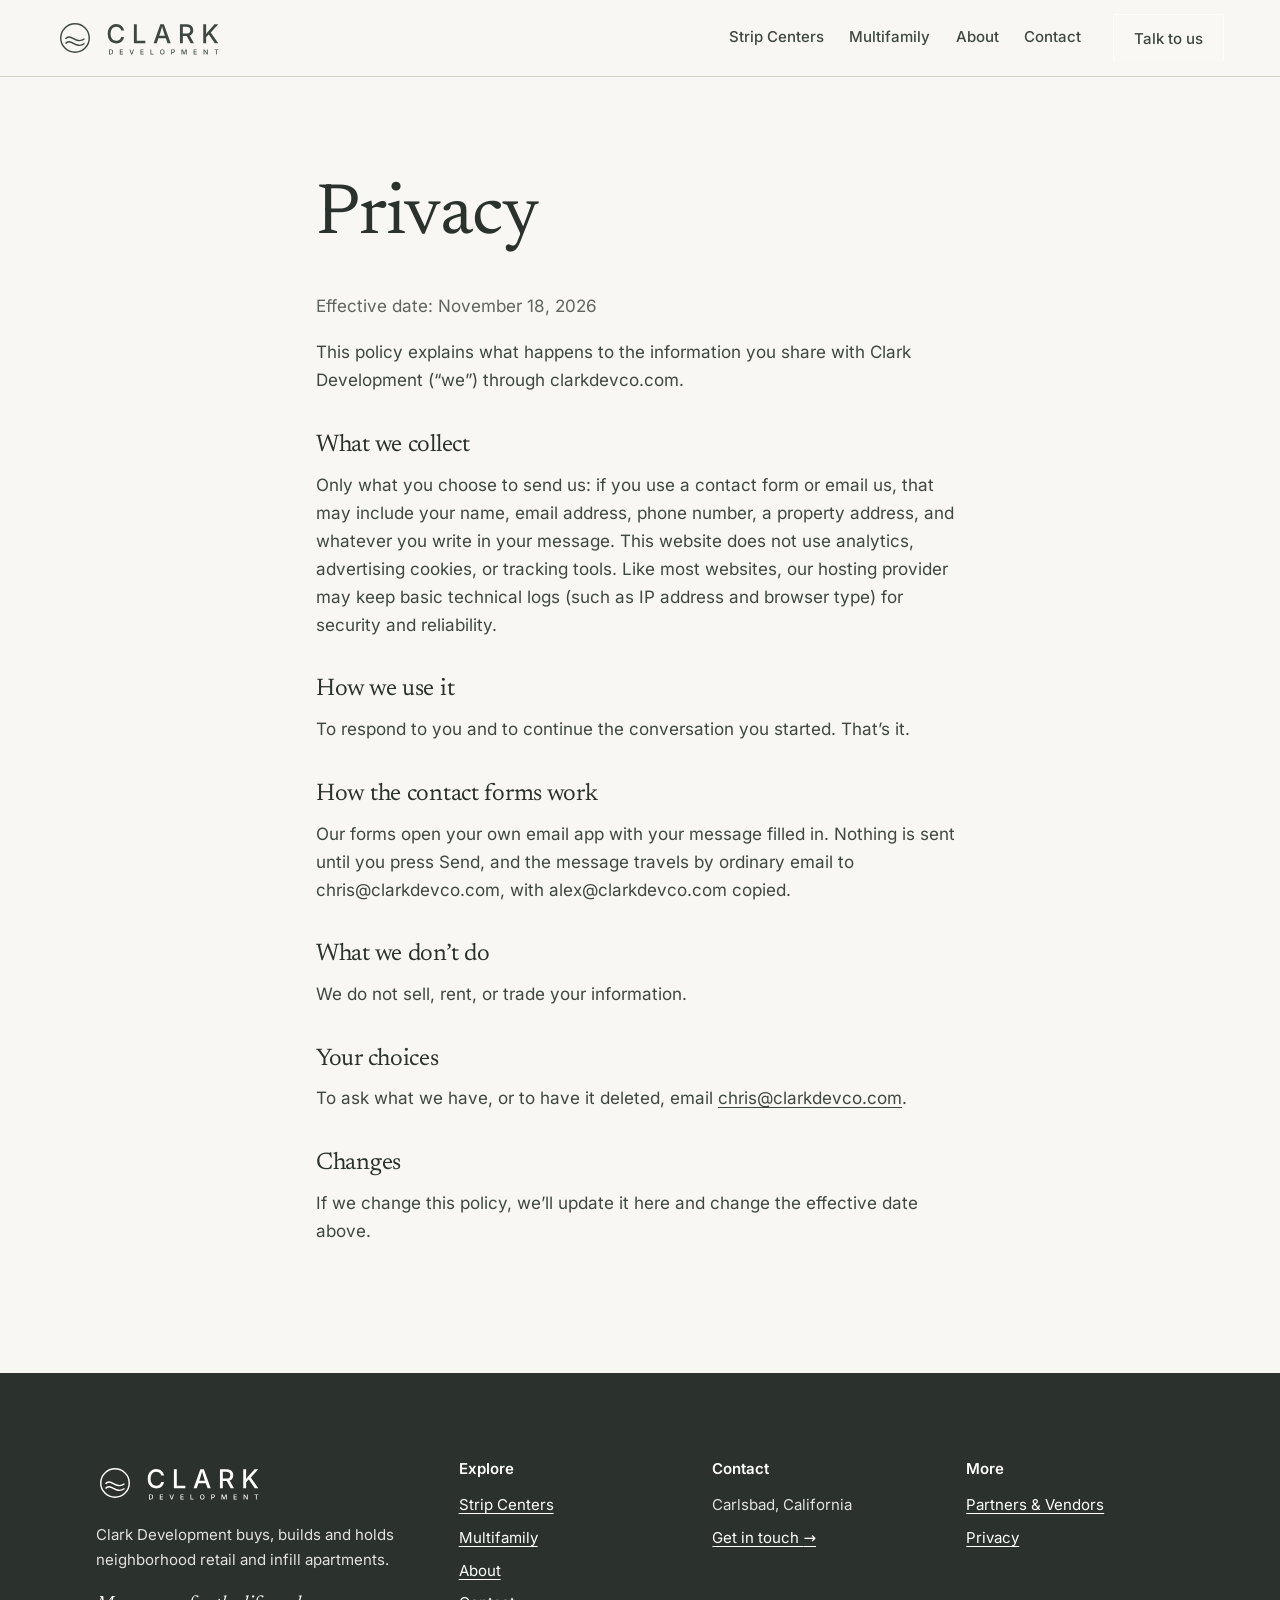
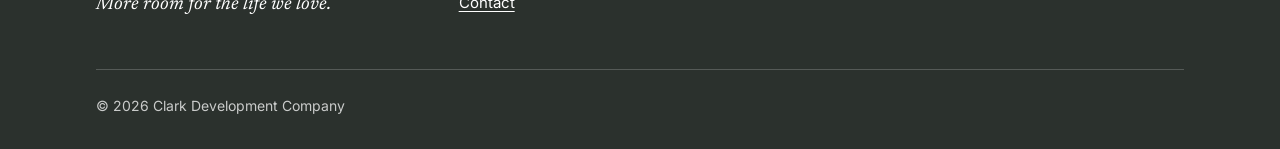
<file: privacy/index.html>
<!doctype html>
<html lang="en">
<head>
  <meta charset="utf-8">
  <meta name="viewport" content="width=device-width, initial-scale=1">
  <title>Privacy | Clark Development</title>
  <meta name="description" content="How Clark Development handles the information you send through this website.">
  <link rel="canonical" href="https://clarkdevco.com/privacy/">
  <meta name="theme-color" content="#454b46">
  <link rel="icon" href="/favicon.svg" type="image/svg+xml">
  <link rel="icon" href="/favicon-32.png" sizes="32x32" type="image/png">
  <link rel="apple-touch-icon" href="/apple-touch-icon.png">
  <link rel="preload" href="/assets/fonts/inter-latin-400-normal.woff2" as="font" type="font/woff2" crossorigin>
  <link rel="preload" href="/assets/fonts/newsreader-latin-400-normal.woff2" as="font" type="font/woff2" crossorigin>
  <link rel="stylesheet" href="/assets/css/style.css">
  <meta property="og:site_name" content="Clark Development">
  <meta property="og:type" content="website">
  <meta property="og:title" content="Privacy | Clark Development">
  <meta property="og:description" content="How Clark Development handles the information you send through this website.">
  <meta property="og:url" content="https://clarkdevco.com/privacy/">
  <meta property="og:image" content="https://clarkdevco.com/assets/images/og-share.jpg">
  <meta property="og:image:width" content="1200">
  <meta property="og:image:height" content="630">
  <meta property="og:image:alt" content="New three-story apartment building with cedar and stucco facade on a tree-lined San Diego street at golden hour">
  <meta name="twitter:card" content="summary_large_image">
  <meta name="twitter:title" content="Privacy | Clark Development">
  <meta name="twitter:description" content="How Clark Development handles the information you send through this website.">
  <meta name="twitter:image" content="https://clarkdevco.com/assets/images/og-share.jpg">
  <meta name="twitter:image:alt" content="New three-story apartment building with cedar and stucco facade on a tree-lined San Diego street at golden hour">
</head>
<body class="page-plain">
<a class="skip" href="#main">Skip to content</a>
<svg width="0" height="0" style="position:absolute" aria-hidden="true" focusable="false">
  <symbol id="mark" viewBox="0 0 48 48"><circle cx="24" cy="24" r="18"/><path d="M12 25c7-8 13 8 24 0M12 31c7-8 13 8 24 0"/></symbol>
  <symbol id="wordmark" viewBox="0 0 136 44"><path d="M13.8291015625 28.29296875Q11.001953125 28.29296875 8.775390625 26.95263671875Q6.548828125 25.6123046875 5.2744140625 23.10009765625Q4.0 20.587890625 4.0 17.1015625Q4.0 13.6005859375 5.2744140625 11.08837890625Q6.548828125 8.576171875 8.775390625 7.228515625Q11.001953125 5.880859375 13.8291015625 5.880859375Q15.5576171875 5.880859375 17.07373046875 6.37890625Q18.58984375 6.876953125 19.78369140625 7.8291015625Q20.9775390625 8.78125 21.76123046875 10.1435546875Q22.544921875 11.505859375 22.8232421875 13.234375H19.46875Q19.263671875 12.1943359375 18.74365234375 11.39599609375Q18.2236328125 10.59765625 17.4765625 10.041015625Q16.7294921875 9.484375 15.806640625 9.2060546875Q14.8837890625 8.927734375 13.8583984375 8.927734375Q11.9833984375 8.927734375 10.49658203125 9.87255859375Q9.009765625 10.8173828125 8.16015625 12.64111328125Q7.310546875 14.46484375 7.310546875 17.1015625Q7.310546875 19.73828125 8.1748046875 21.56201171875Q9.0390625 23.3857421875 10.5185546875 24.31591796875Q11.998046875 25.24609375 13.8583984375 25.24609375Q14.8837890625 25.24609375 15.79931640625 24.96044921875Q16.71484375 24.6748046875 17.46923828125 24.12548828125Q18.2236328125 23.576171875 18.74365234375 22.7705078125Q19.263671875 21.96484375 19.46875 20.939453125H22.837890625Q22.5888671875 22.55078125 21.8271484375 23.89111328125Q21.0654296875 25.2314453125 19.87890625 26.2275390625Q18.6923828125 27.2236328125 17.16162109375 27.75830078125Q15.630859375 28.29296875 13.8291015625 28.29296875ZM34.304443359375 28.0V6.173828125H37.644287109375V25.12890625H47.531982421875V28.0ZM57.13818359375 28.0 64.90185546875 6.173828125H69.00341796875L76.91357421875 28.0H73.29541015625L69.04736328125 15.8564453125Q68.54931640625 14.376953125 67.9560546875 12.3701171875Q67.36279296875 10.36328125 66.58642578125 7.55078125H67.26025390625Q66.51318359375 10.392578125 65.919921875 12.42138671875Q65.32666015625 14.4501953125 64.87255859375 15.8564453125L60.75634765625 28.0ZM61.34228515625 22.2431640625V19.4599609375H72.69482421875V22.2431640625ZM87.618408203125 28.0V6.173828125H95.440673828125Q97.960205078125 6.173828125 99.644775390625 7.04541015625Q101.329345703125 7.9169921875 102.164306640625 9.4697265625Q102.999267578125 11.0224609375 102.999267578125 13.029296875Q102.999267578125 15.05078125 102.156982421875 16.56689453125Q101.314697265625 18.0830078125 99.630126953125 18.91796875Q97.945556640625 19.7529296875 95.411376953125 19.7529296875H89.537353515625V16.896484375H95.089111328125Q96.700439453125 16.896484375 97.689208984375 16.43505859375Q98.677978515625 15.9736328125 99.146728515625 15.109375Q99.615478515625 14.2451171875 99.615478515625 13.029296875Q99.615478515625 11.798828125 99.146728515625 10.9052734375Q98.677978515625 10.01171875 97.681884765625 9.52099609375Q96.685791015625 9.0302734375 95.059814453125 9.0302734375H90.958251953125V28.0ZM100.025634765625 28.0 94.737548828125 18.1416015625H98.443603515625L103.819580078125 28.0ZM116.970703125 22.19921875V18.859375Q117.6884765625 17.7607421875 118.39892578125 16.7939453125Q119.109375 15.8271484375 119.8857421875 14.8896484375Q120.662109375 13.9521484375 121.541015625 12.9560546875L127.6640625 6.173828125H131.912109375L122.6396484375 16.3837890625L122.419921875 16.33984375ZM114.59765625 28.0V6.173828125H117.9375V13.146484375L117.87890625 18.126953125L117.9375 19.767578125V28.0ZM128.044921875 28.0 120.6181640625 17.3212890625 122.712890625 14.7578125 132.0 28.0Z"/>
      <path d="M7.390625 41.0H5.953125V40.21875H7.34375Q8.00390625 40.21875 8.44140625 39.97265625Q8.87890625 39.7265625 9.09765625 39.248046875Q9.31640625 38.76953125 9.31640625 38.08203125Q9.31640625 37.3984375 9.099609375 36.92578125Q8.8828125 36.453125 8.455078125 36.20703125Q8.02734375 35.9609375 7.390625 35.9609375H5.921875V35.1796875H7.44921875Q8.30859375 35.1796875 8.921875 35.52734375Q9.53515625 35.875 9.86328125 36.525390625Q10.19140625 37.17578125 10.19140625 38.08203125Q10.19140625 38.9921875 9.861328125 39.64453125Q9.53125 40.296875 8.904296875 40.6484375Q8.27734375 41.0 7.390625 41.0ZM6.390625 35.1796875V41.0H5.5V35.1796875ZM17.994921875 41.0V35.1796875H21.658984375V35.9453125H18.885546875V37.6796875H21.459765625V38.44140625H18.885546875V40.234375H21.682421875V41.0ZM31.20078125 41.0 29.0953125 35.1796875H30.05625L31.1890625 38.41796875Q31.3140625 38.79296875 31.476171875 39.3359375Q31.63828125 39.87890625 31.8453125 40.6171875H31.66171875Q31.86484375 39.86328125 32.023046875 39.328125Q32.18125 38.79296875 32.30234375 38.41796875L33.40390625 35.1796875H34.36875L32.290625 41.0ZM41.933984375 41.0V35.1796875H45.598046875V35.9453125H42.824609375V37.6796875H45.398828125V38.44140625H42.824609375V40.234375H45.621484375V41.0ZM53.4796875 41.0V35.1796875H54.3703125V40.234375H57.00703125V41.0ZM67.150390625 41.078125Q66.396484375 41.078125 65.80078125 40.720703125Q65.205078125 40.36328125 64.86328125 39.693359375Q64.521484375 39.0234375 64.521484375 38.09375Q64.521484375 37.16015625 64.86328125 36.490234375Q65.205078125 35.8203125 65.80078125 35.4609375Q66.396484375 35.1015625 67.150390625 35.1015625Q67.904296875 35.1015625 68.49609375 35.4609375Q69.087890625 35.8203125 69.4296875 36.490234375Q69.771484375 37.16015625 69.771484375 38.09375Q69.771484375 39.0234375 69.4296875 39.693359375Q69.087890625 40.36328125 68.49609375 40.720703125Q67.904296875 41.078125 67.150390625 41.078125ZM67.150390625 40.265625Q67.646484375 40.265625 68.0390625 40.017578125Q68.431640625 39.76953125 68.66015625 39.283203125Q68.888671875 38.796875 68.888671875 38.09375Q68.888671875 37.3828125 68.66015625 36.896484375Q68.431640625 36.41015625 68.0390625 36.162109375Q67.646484375 35.9140625 67.150390625 35.9140625Q66.650390625 35.9140625 66.255859375 36.1640625Q65.861328125 36.4140625 65.6328125 36.900390625Q65.404296875 37.38671875 65.404296875 38.09375Q65.404296875 38.796875 65.6328125 39.28125Q65.861328125 39.765625 66.255859375 40.015625Q66.650390625 40.265625 67.150390625 40.265625ZM77.57890625 41.0V35.1796875H79.66484375Q80.33671875 35.1796875 80.7859375 35.4296875Q81.23515625 35.6796875 81.4578125 36.10546875Q81.68046875 36.53125 81.68046875 37.0703125Q81.68046875 37.609375 81.455859375 38.037109375Q81.23125 38.46484375 80.78203125 38.712890625Q80.3328125 38.9609375 79.65703125 38.9609375H78.23125V38.20703125H79.57109375Q80.00078125 38.20703125 80.26640625 38.05859375Q80.53203125 37.91015625 80.655078125 37.65234375Q80.778125 37.39453125 80.778125 37.0703125Q80.778125 36.7421875 80.655078125 36.486328125Q80.53203125 36.23046875 80.264453125 36.0859375Q79.996875 35.94140625 79.56328125 35.94140625H78.46953125V41.0ZM89.433203125 41.0V35.1796875H90.745703125L92.015234375 38.51953125Q92.069921875 38.66796875 92.13828125 38.89453125Q92.206640625 39.12109375 92.280859375 39.38671875Q92.355078125 39.65234375 92.421484375 39.91015625Q92.487890625 40.16796875 92.538671875 40.375H92.351171875Q92.401953125 40.1796875 92.468359375 39.923828125Q92.534765625 39.66796875 92.608984375 39.40234375Q92.683203125 39.13671875 92.753515625 38.90234375Q92.823828125 38.66796875 92.878515625 38.51953125L94.128515625 35.1796875H95.448828125V41.0H94.562109375V37.8671875Q94.562109375 37.6875 94.566015625 37.4375Q94.569921875 37.1875 94.57578125 36.908203125Q94.581640625 36.62890625 94.5875 36.34375Q94.593359375 36.05859375 94.597265625 35.796875H94.663671875Q94.585546875 36.08203125 94.49375 36.384765625Q94.401953125 36.6875 94.3140625 36.96875Q94.226171875 37.25 94.14609375 37.482421875Q94.066015625 37.71484375 94.011328125 37.8671875L92.819921875 41.0H92.058203125L90.851171875 37.8671875Q90.792578125 37.71875 90.71640625 37.490234375Q90.640234375 37.26171875 90.550390625 36.982421875Q90.460546875 36.703125 90.366796875 36.400390625Q90.273046875 36.09765625 90.179296875 35.796875H90.257421875Q90.265234375 36.03515625 90.27109375 36.314453125Q90.276953125 36.59375 90.2828125 36.87890625Q90.288671875 37.1640625 90.29453125 37.419921875Q90.300390625 37.67578125 90.300390625 37.8671875V41.0ZM103.45546875 41.0V35.1796875H107.11953125V35.9453125H104.34609375V37.6796875H106.9203125V38.44140625H104.34609375V40.234375H107.14296875V41.0ZM115.00117187500001 41.0V35.1796875H116.02851562500001L118.21992187500001 38.64453125Q118.32929687500001 38.81640625 118.46601562500001 39.0546875Q118.60273437500001 39.29296875 118.75507812500001 39.591796875Q118.90742187500001 39.890625 119.05585937500001 40.2421875H118.94648437500001Q118.91132812500001 39.91015625 118.89375000000001 39.583984375Q118.87617187500001 39.2578125 118.86835937500001 38.97265625Q118.86054687500001 38.6875 118.86054687500001 38.4921875V35.1796875H119.76289062500001V41.0H118.73164062500001L116.76679687500001 37.90234375Q116.61054687500001 37.6484375 116.46015625000001 37.390625Q116.30976562500001 37.1328125 116.12812500000001 36.794921875Q115.94648437500001 36.45703125 115.68476562500001 35.97265625H115.82539062500001Q115.84492187500001 36.40234375 115.86445312500001 36.775390625Q115.88398437500001 37.1484375 115.89375000000001 37.435546875Q115.90351562500001 37.72265625 115.90351562500001 37.89453125V41.0ZM127.48046875 35.9453125V35.1796875H132.0V35.9453125H130.19140625V41.0H129.296875V35.9453125Z"/></symbol>
</svg>
<header class="site-header">
  <div class="header-inner">
    <a class="brand" href="/" aria-label="Clark Development, home"><svg class="mark" aria-hidden="true"><use href="#mark"/></svg><svg class="wordmark" aria-hidden="true"><use href="#wordmark"/></svg></a>
    <button class="menu-toggle" type="button" aria-expanded="false" aria-controls="site-nav">Menu</button>
    <nav class="nav" id="site-nav" aria-label="Main">
      <a href="/strip-centers/">Strip Centers</a>
      <a href="/san-diego-infill/">Multifamily</a>
      <a href="/about/">About</a>
      <a href="/contact/">Contact</a>
      <a class="btn" href="/contact/">Talk to us</a>
    </nav>
  </div>
</header>
<main id="main">
<section class="section legal" style="padding-top:calc(var(--header-h) + clamp(56px,8vw,112px))">
  <div class="wrap narrow">
    <!-- TODO-NOTE: Privacy policy written by Claude in plain English. Have counsel review before launch. -->
    <h1>Privacy</h1>
    <p class="muted">Effective date: November 18, 2026</p><!-- TODO-NOTE: Have counsel review. -->
    <p>This policy explains what happens to the information you share with Clark Development (&ldquo;we&rdquo;) through clarkdevco.com.</p>
    <h2>What we collect</h2>
    <p>Only what you choose to send us: if you use a contact form or email us, that may include your name, email address, phone number, a property address, and whatever you write in your message. This website does not use analytics, advertising cookies, or tracking tools. Like most websites, our hosting provider may keep basic technical logs (such as IP address and browser type) for security and reliability.</p>
    <h2>How we use it</h2>
    <p>To respond to you and to continue the conversation you started. That&rsquo;s it.</p>
    <h2>How the contact forms work</h2>
    <p>Our forms open your own email app with your message filled in. Nothing is sent until you press Send, and the message travels by ordinary email to chris@clarkdevco.com, with alex@clarkdevco.com copied.</p>
    <h2>What we don&rsquo;t do</h2>
    <p>We do not sell, rent, or trade your information.</p>
    <h2>Your choices</h2>
    <p>To ask what we have, or to have it deleted, email <a href="mailto:chris@clarkdevco.com">chris@clarkdevco.com</a>.</p>
    <h2>Changes</h2>
    <p>If we change this policy, we&rsquo;ll update it here and change the effective date above.</p>
  </div>
</section>
</main>
<footer class="site-footer">
  <div class="wrap">
    <div class="footer-grid">
      <div class="footer-brand">
        <a class="brand" href="/" aria-label="Clark Development, home"><svg class="mark" aria-hidden="true"><use href="#mark"/></svg><svg class="wordmark" aria-hidden="true"><use href="#wordmark"/></svg></a>
        <p>Clark Development buys, builds and holds neighborhood retail and infill apartments.</p>
        <p class="tagline">More room for the life we love.</p>
      </div>
      <div>
        <h2>Explore</h2>
        <ul>
          <li><a href="/strip-centers/">Strip Centers</a></li>
          <li><a href="/san-diego-infill/">Multifamily</a></li>
          <li><a href="/about/">About</a></li>
          <li><a href="/contact/">Contact</a></li>
        </ul>
      </div>
      <div>
        <h2>Contact</h2>
        <ul>
          <li>Carlsbad, California</li>
          <li><a href="/contact/">Get in touch <span aria-hidden="true">&rarr;</span></a></li>
        </ul>
      </div>
      <div>
        <h2>More</h2>
        <ul>
          <li><a href="/partners/">Partners &amp; Vendors</a></li>
          <li><a href="/privacy/">Privacy</a></li>
          <!-- LinkedIn links (Chris, Alex, company page) go here once URLs exist -->
        </ul>
      </div>
    </div>
    <div class="footer-bottom">
      <span>&copy; 2026 Clark Development Company</span>
    </div>
    <!-- Broker-licensure disclosure: not added. Chris confirmed (Nov 2026) he holds no active real estate license in CA or UT (inactive since about 2018). Revisit only if a license is reactivated. -->
  </div>
</footer>
<script src="/assets/js/main.js" defer></script>
</body>
</html>
</file>
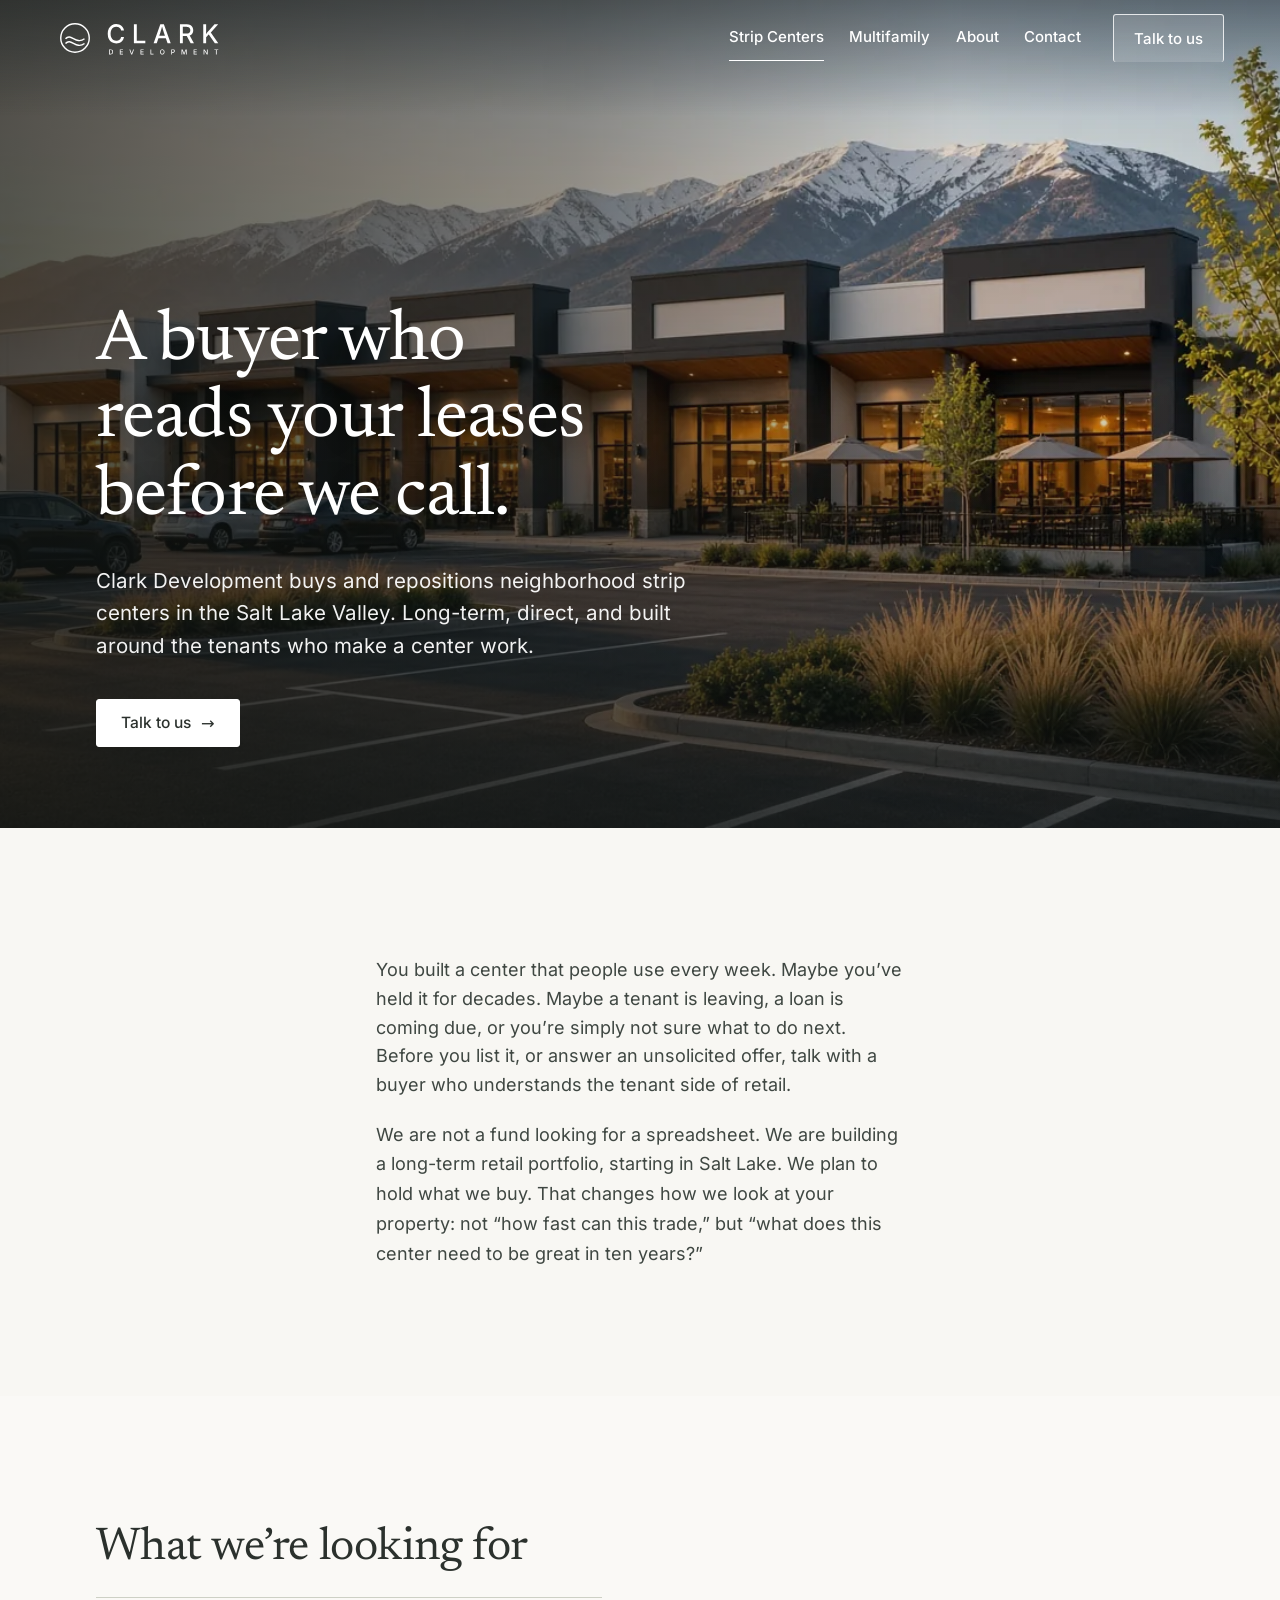
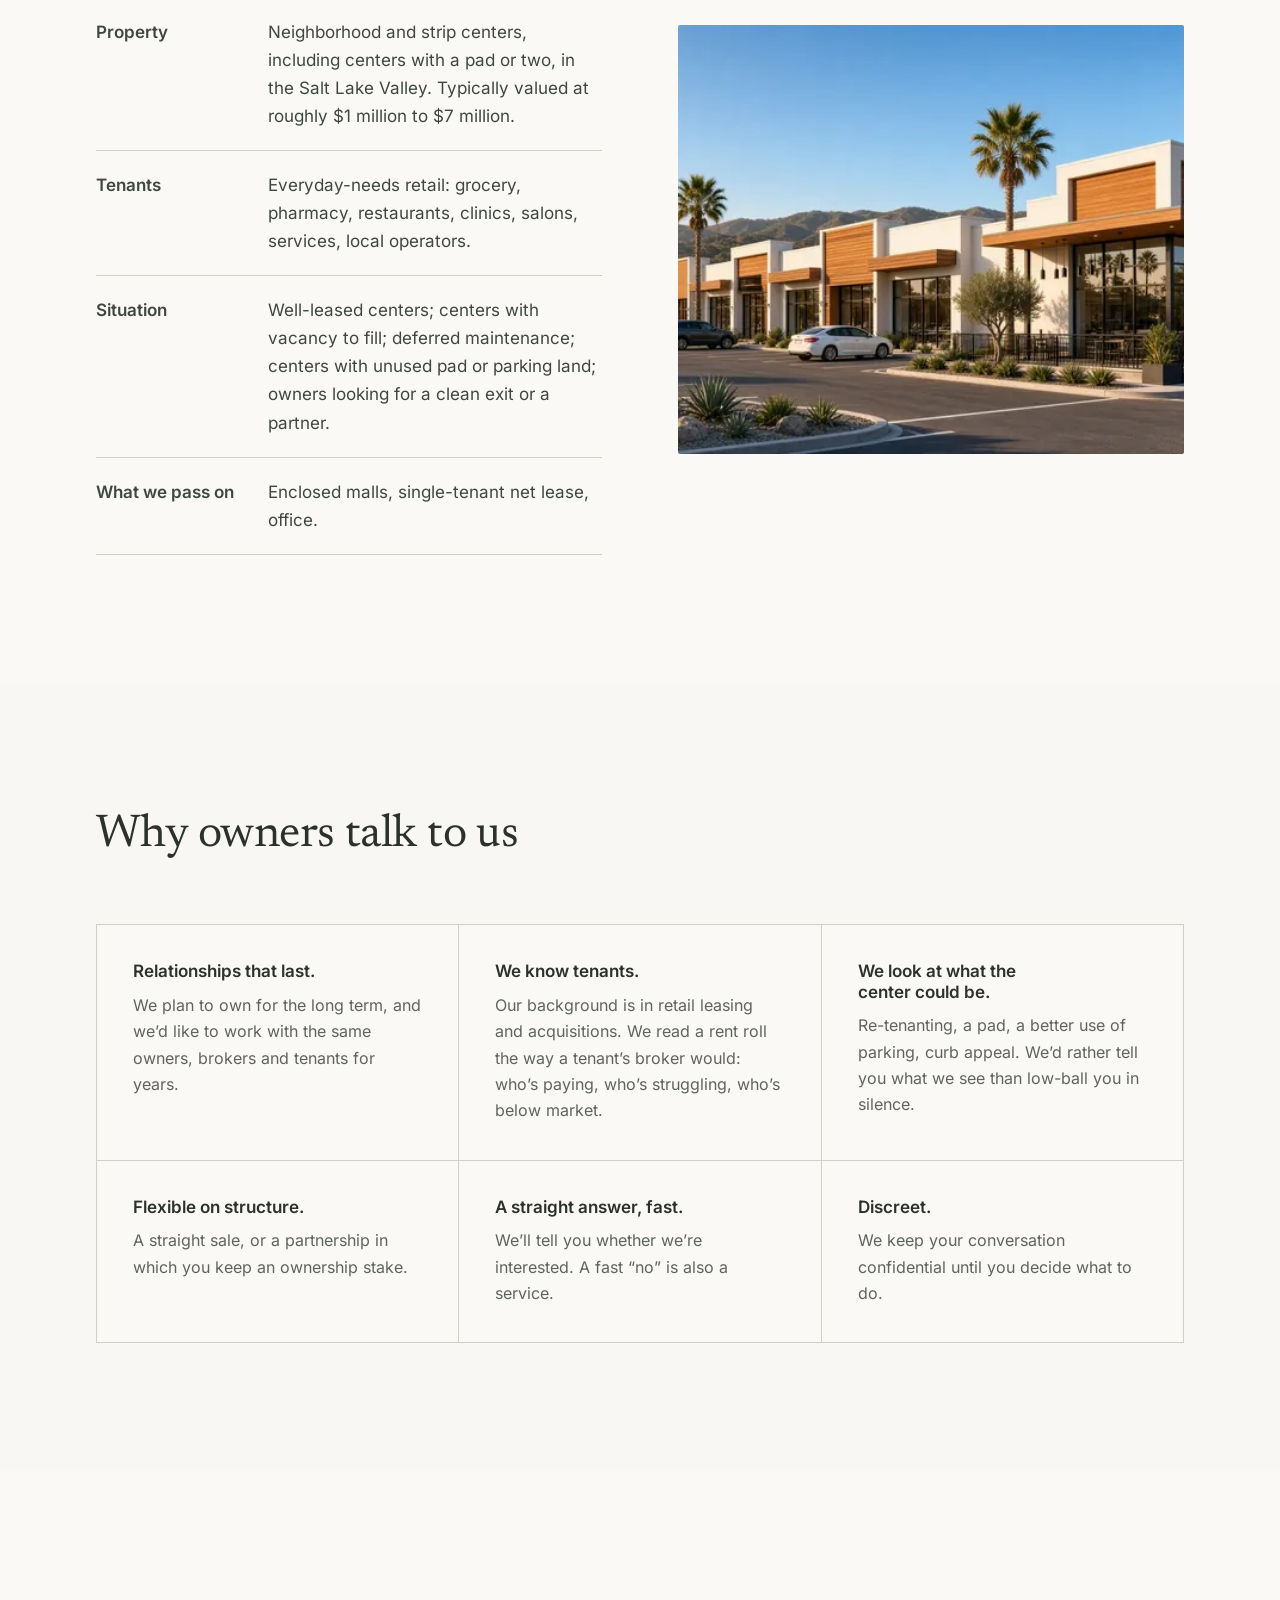
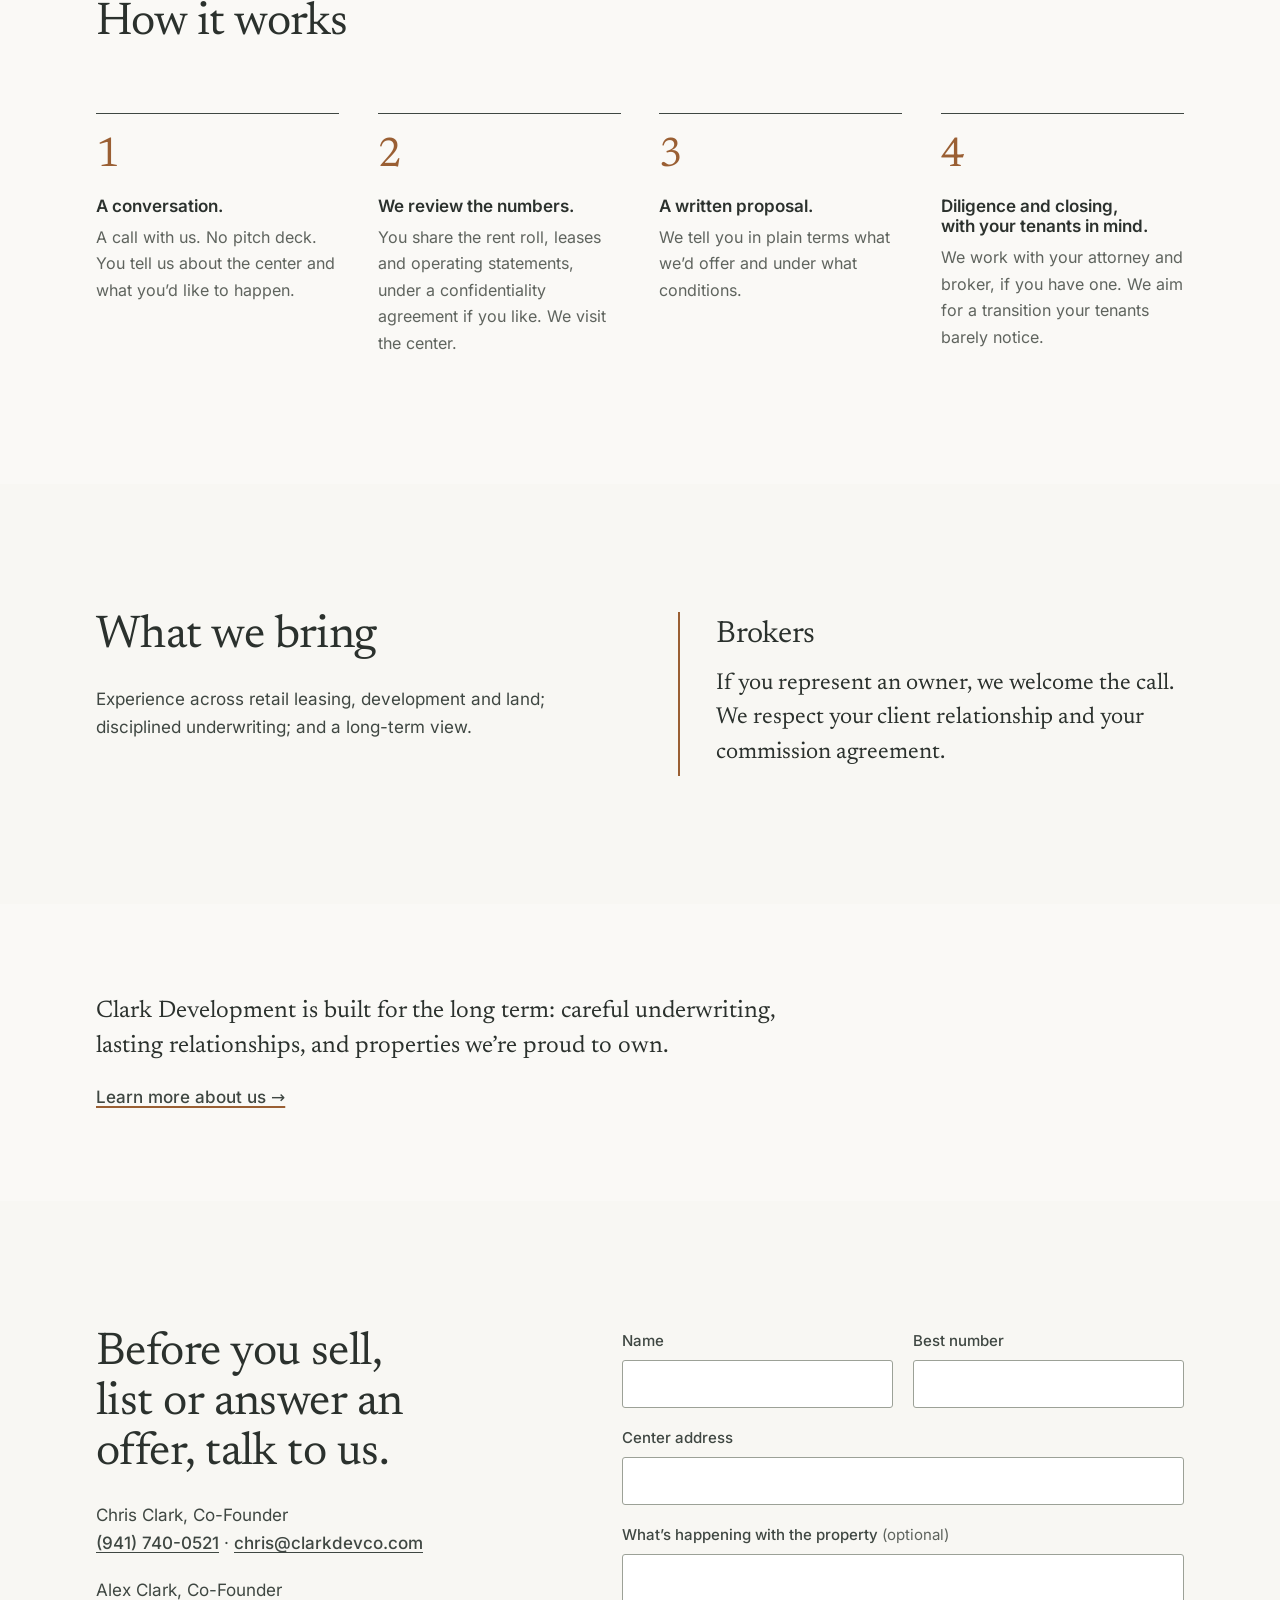
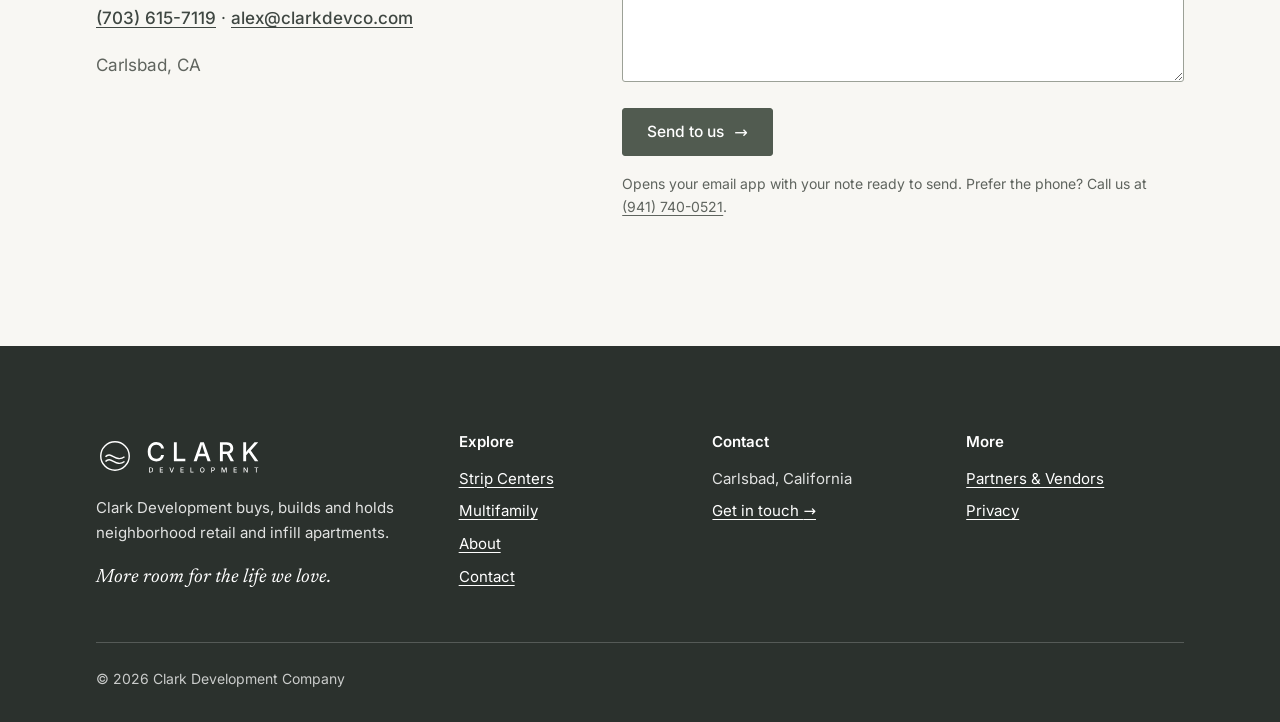
<file: slc/index.html>
<!doctype html>
<html lang="en"><head><meta charset="utf-8">
<title>Redirecting…</title>
<link rel="canonical" href="https://clarkdevco.com/strip-centers/">
<meta name="robots" content="noindex">
<meta http-equiv="refresh" content="0; url=/strip-centers/">
<script>location.replace("/strip-centers/" + location.search + location.hash);</script>
</head><body><p>This page has moved to <a href="/strip-centers/">https://clarkdevco.com/strip-centers/</a>.</p></body></html>
</file>
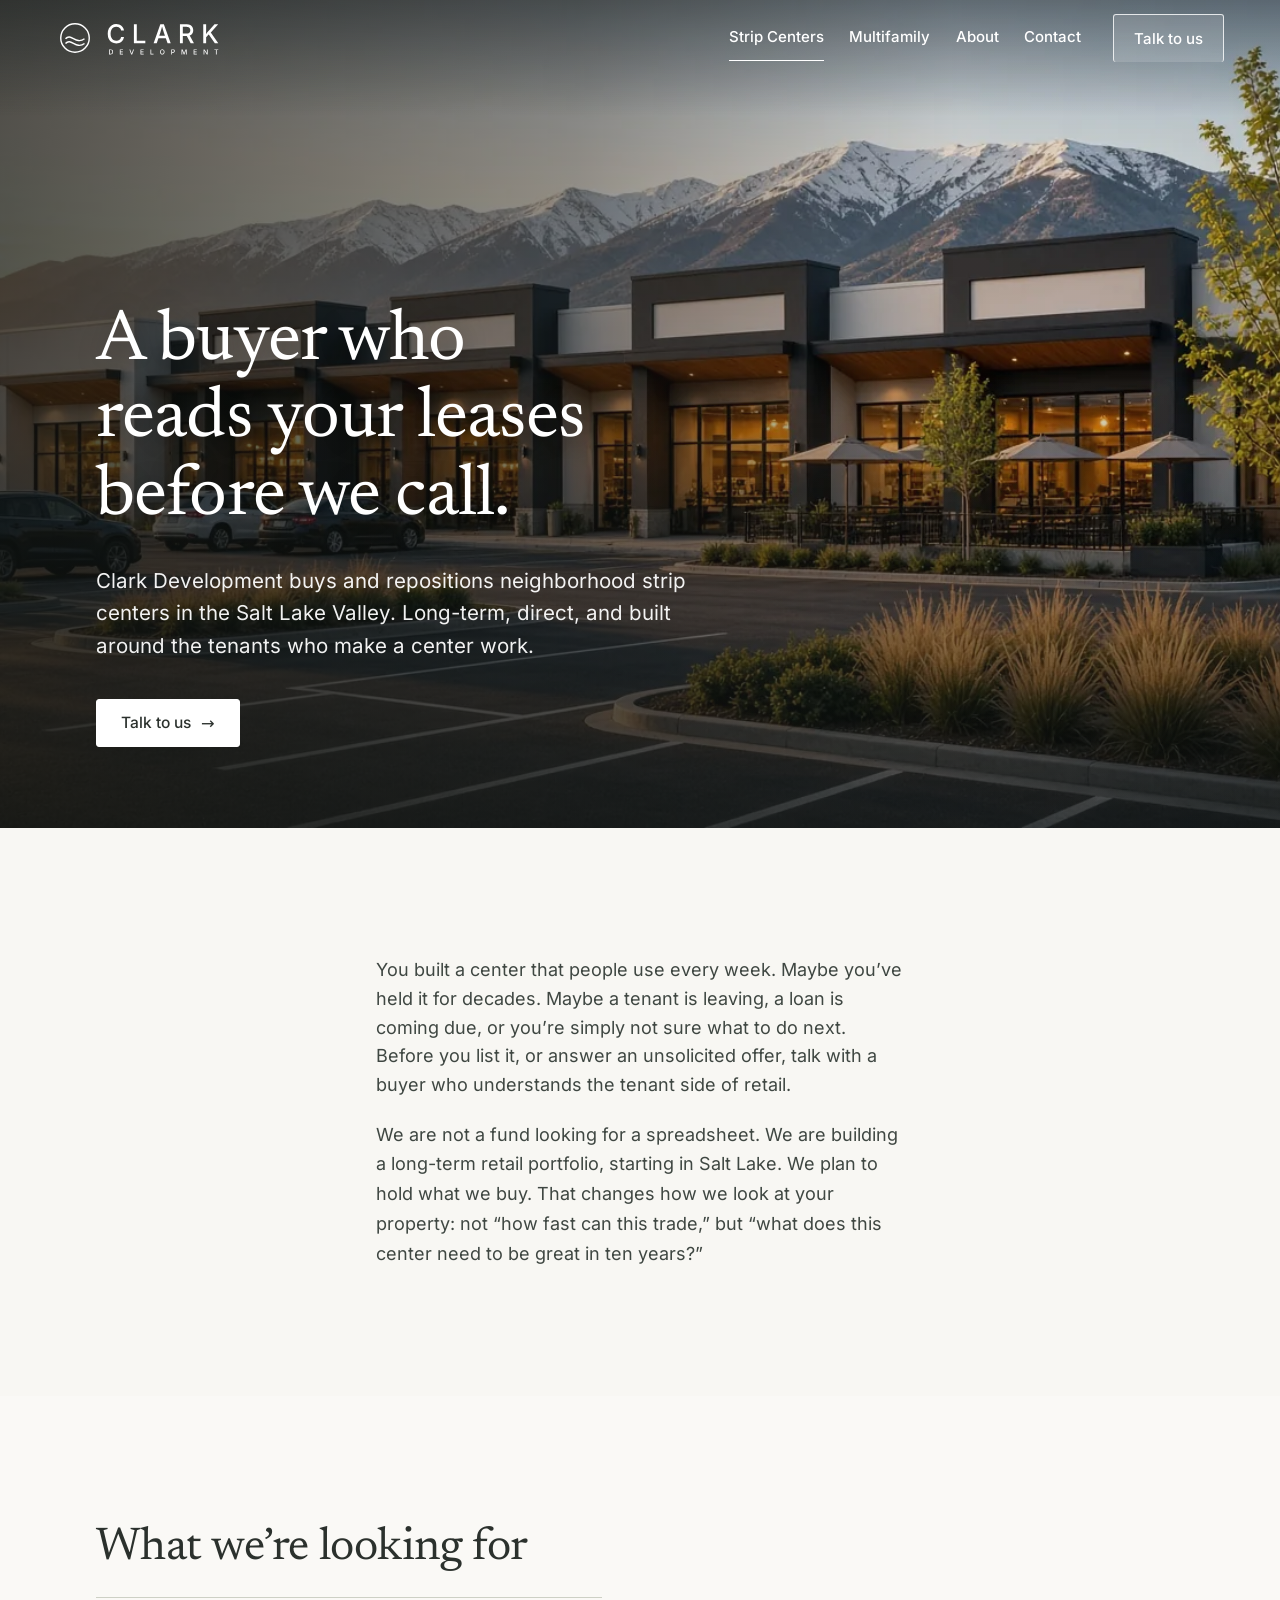
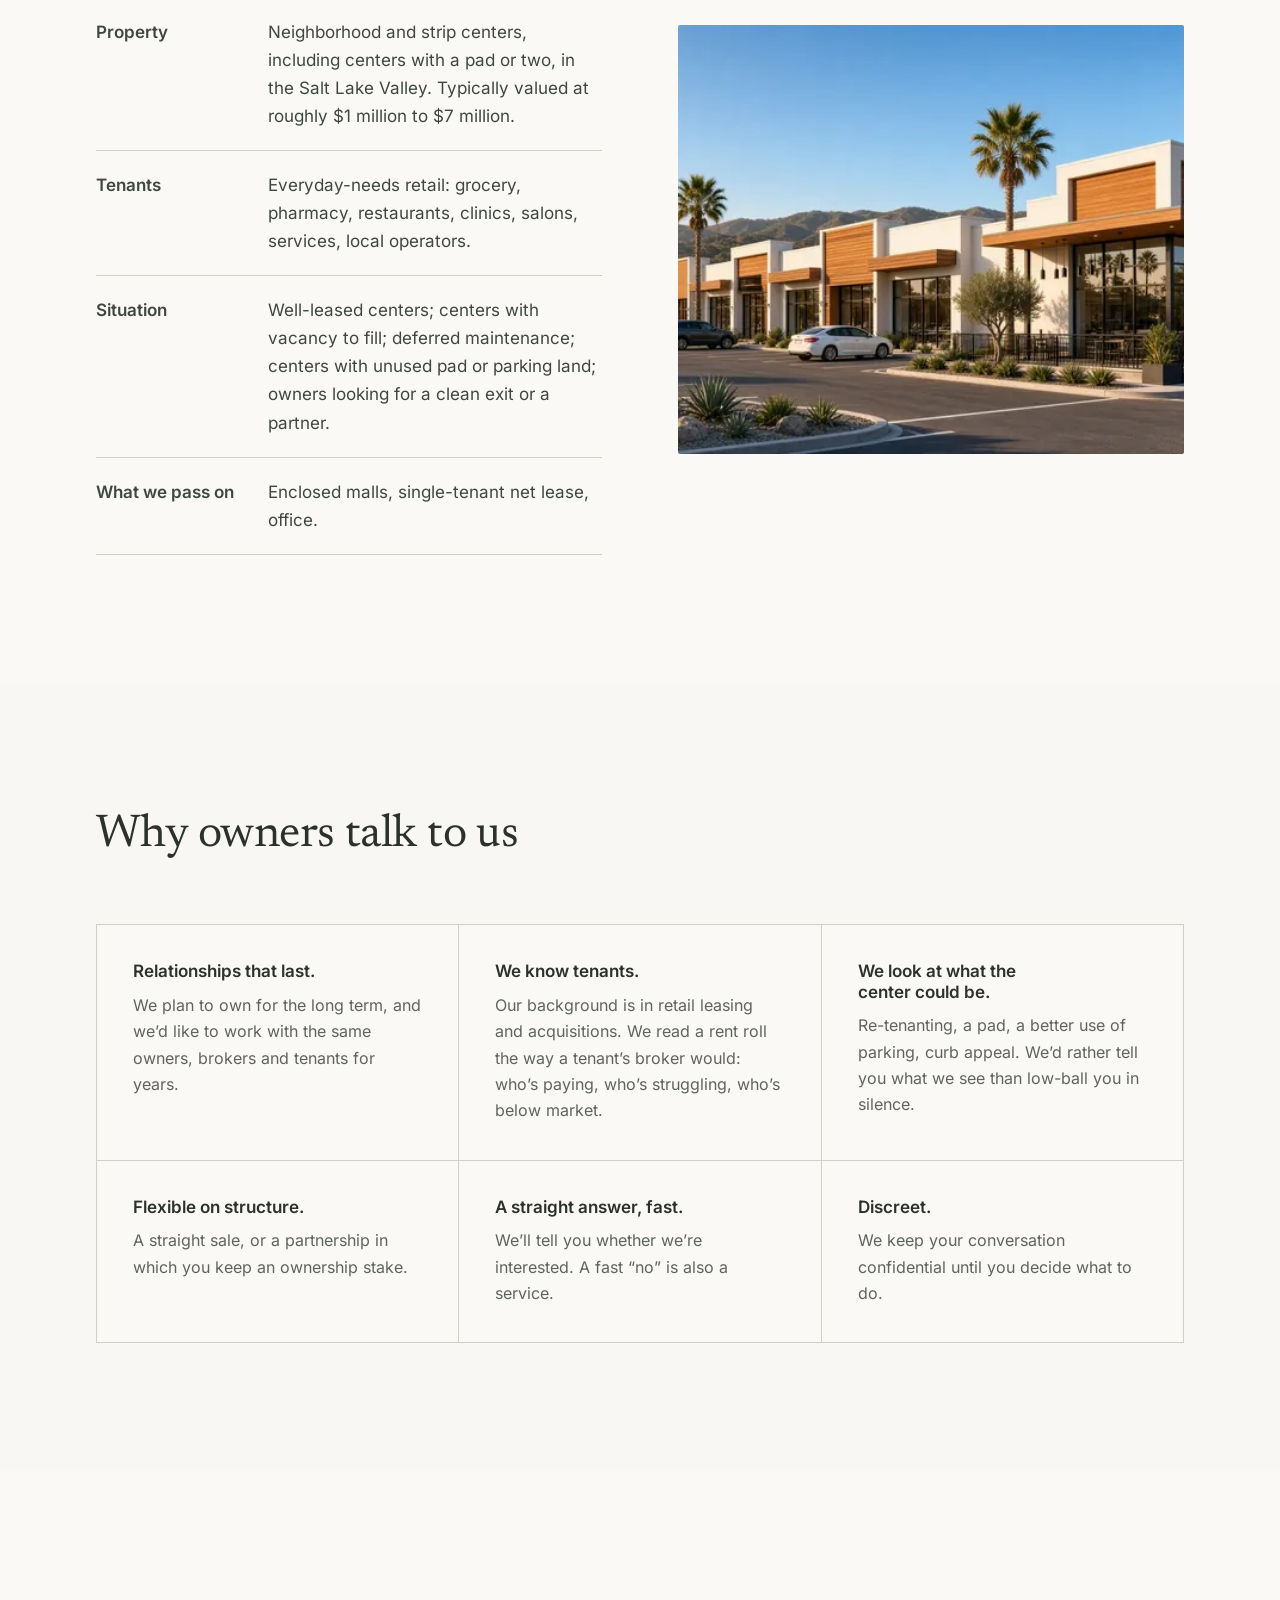
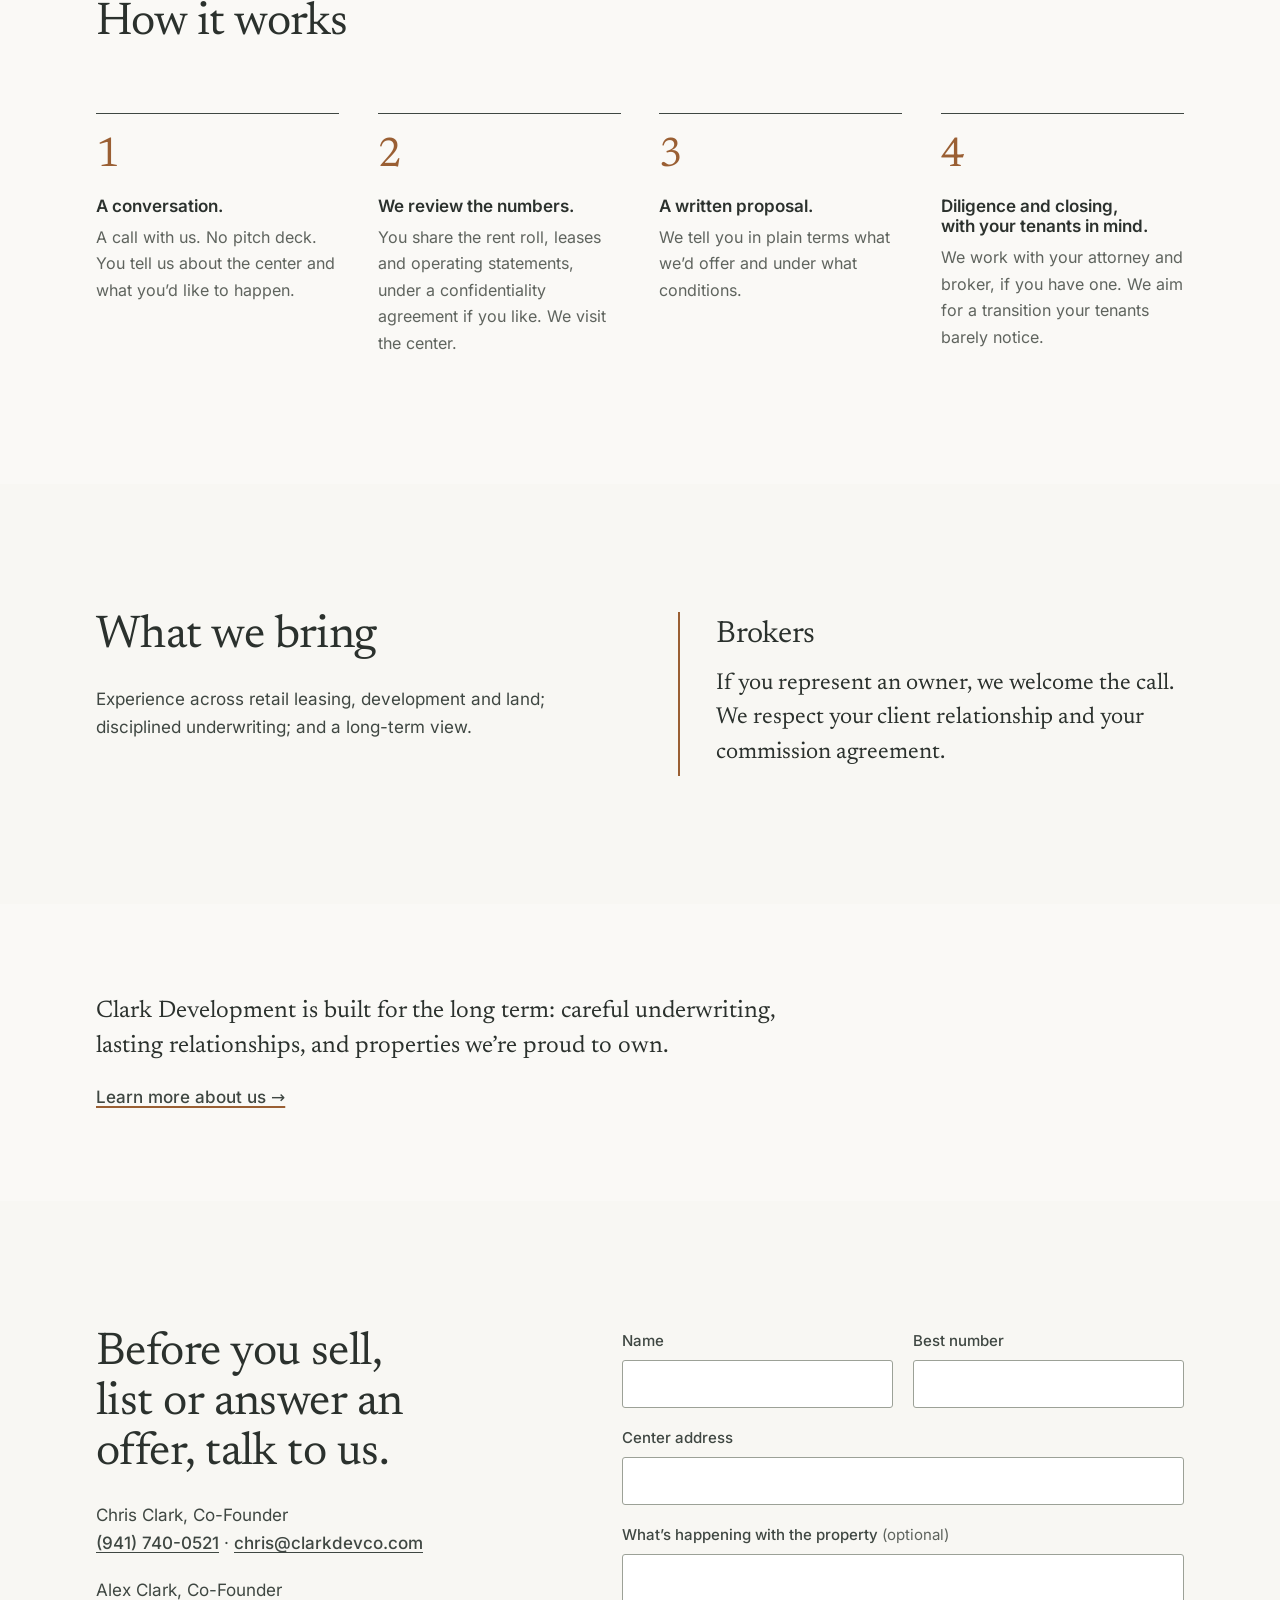
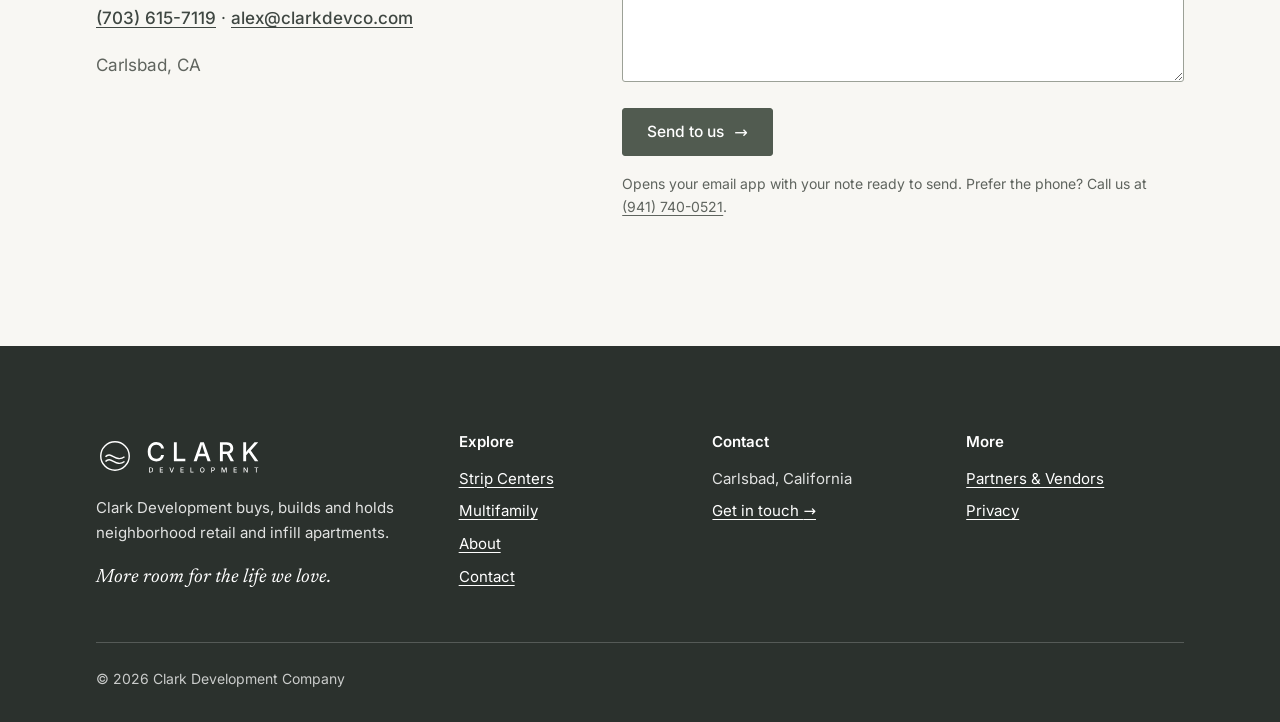
<file: strip-centers/index.html>
<!doctype html>
<html lang="en">
<head>
  <meta charset="utf-8">
  <meta name="viewport" content="width=device-width, initial-scale=1">
  <title>Sell or Partner on Your Salt Lake Strip Center | Clark Development</title>
  <meta name="description" content="Own a strip center in the Salt Lake Valley? Talk directly with the owners about a sale or a partnership. Long-term, direct and discreet.">
  <link rel="canonical" href="https://clarkdevco.com/strip-centers/">
  <meta name="theme-color" content="#454b46">
  <link rel="icon" href="/favicon.svg" type="image/svg+xml">
  <link rel="icon" href="/favicon-32.png" sizes="32x32" type="image/png">
  <link rel="apple-touch-icon" href="/apple-touch-icon.png">
  <link rel="preload" href="/assets/fonts/inter-latin-400-normal.woff2" as="font" type="font/woff2" crossorigin>
  <link rel="preload" href="/assets/fonts/newsreader-latin-400-normal.woff2" as="font" type="font/woff2" crossorigin>
  <link rel="stylesheet" href="/assets/css/style.css">
  <meta property="og:site_name" content="Clark Development">
  <meta property="og:type" content="website">
  <meta property="og:title" content="Sell or Partner on Your Salt Lake Strip Center | Clark Development">
  <meta property="og:description" content="Own a strip center in the Salt Lake Valley? Talk directly with the owners about a sale or a partnership. Long-term, direct and discreet.">
  <meta property="og:url" content="https://clarkdevco.com/strip-centers/">
  <meta property="og:image" content="https://clarkdevco.com/assets/images/og-share-strip-centers.jpg">
  <meta property="og:image:width" content="1200">
  <meta property="og:image:height" content="630">
  <meta property="og:image:alt" content="Modern neighborhood strip center at sunset with snow-capped mountains behind it">
  <meta name="twitter:card" content="summary_large_image">
  <meta name="twitter:title" content="Sell or Partner on Your Salt Lake Strip Center | Clark Development">
  <meta name="twitter:description" content="Own a strip center in the Salt Lake Valley? Talk directly with the owners about a sale or a partnership. Long-term, direct and discreet.">
  <meta name="twitter:image" content="https://clarkdevco.com/assets/images/og-share-strip-centers.jpg">
  <meta name="twitter:image:alt" content="Modern neighborhood strip center at sunset with snow-capped mountains behind it">
</head>
<body>
<a class="skip" href="#main">Skip to content</a>
<svg width="0" height="0" style="position:absolute" aria-hidden="true" focusable="false">
  <symbol id="mark" viewBox="0 0 48 48"><circle cx="24" cy="24" r="18"/><path d="M12 25c7-8 13 8 24 0M12 31c7-8 13 8 24 0"/></symbol>
  <symbol id="wordmark" viewBox="0 0 136 44"><path d="M13.8291015625 28.29296875Q11.001953125 28.29296875 8.775390625 26.95263671875Q6.548828125 25.6123046875 5.2744140625 23.10009765625Q4.0 20.587890625 4.0 17.1015625Q4.0 13.6005859375 5.2744140625 11.08837890625Q6.548828125 8.576171875 8.775390625 7.228515625Q11.001953125 5.880859375 13.8291015625 5.880859375Q15.5576171875 5.880859375 17.07373046875 6.37890625Q18.58984375 6.876953125 19.78369140625 7.8291015625Q20.9775390625 8.78125 21.76123046875 10.1435546875Q22.544921875 11.505859375 22.8232421875 13.234375H19.46875Q19.263671875 12.1943359375 18.74365234375 11.39599609375Q18.2236328125 10.59765625 17.4765625 10.041015625Q16.7294921875 9.484375 15.806640625 9.2060546875Q14.8837890625 8.927734375 13.8583984375 8.927734375Q11.9833984375 8.927734375 10.49658203125 9.87255859375Q9.009765625 10.8173828125 8.16015625 12.64111328125Q7.310546875 14.46484375 7.310546875 17.1015625Q7.310546875 19.73828125 8.1748046875 21.56201171875Q9.0390625 23.3857421875 10.5185546875 24.31591796875Q11.998046875 25.24609375 13.8583984375 25.24609375Q14.8837890625 25.24609375 15.79931640625 24.96044921875Q16.71484375 24.6748046875 17.46923828125 24.12548828125Q18.2236328125 23.576171875 18.74365234375 22.7705078125Q19.263671875 21.96484375 19.46875 20.939453125H22.837890625Q22.5888671875 22.55078125 21.8271484375 23.89111328125Q21.0654296875 25.2314453125 19.87890625 26.2275390625Q18.6923828125 27.2236328125 17.16162109375 27.75830078125Q15.630859375 28.29296875 13.8291015625 28.29296875ZM34.304443359375 28.0V6.173828125H37.644287109375V25.12890625H47.531982421875V28.0ZM57.13818359375 28.0 64.90185546875 6.173828125H69.00341796875L76.91357421875 28.0H73.29541015625L69.04736328125 15.8564453125Q68.54931640625 14.376953125 67.9560546875 12.3701171875Q67.36279296875 10.36328125 66.58642578125 7.55078125H67.26025390625Q66.51318359375 10.392578125 65.919921875 12.42138671875Q65.32666015625 14.4501953125 64.87255859375 15.8564453125L60.75634765625 28.0ZM61.34228515625 22.2431640625V19.4599609375H72.69482421875V22.2431640625ZM87.618408203125 28.0V6.173828125H95.440673828125Q97.960205078125 6.173828125 99.644775390625 7.04541015625Q101.329345703125 7.9169921875 102.164306640625 9.4697265625Q102.999267578125 11.0224609375 102.999267578125 13.029296875Q102.999267578125 15.05078125 102.156982421875 16.56689453125Q101.314697265625 18.0830078125 99.630126953125 18.91796875Q97.945556640625 19.7529296875 95.411376953125 19.7529296875H89.537353515625V16.896484375H95.089111328125Q96.700439453125 16.896484375 97.689208984375 16.43505859375Q98.677978515625 15.9736328125 99.146728515625 15.109375Q99.615478515625 14.2451171875 99.615478515625 13.029296875Q99.615478515625 11.798828125 99.146728515625 10.9052734375Q98.677978515625 10.01171875 97.681884765625 9.52099609375Q96.685791015625 9.0302734375 95.059814453125 9.0302734375H90.958251953125V28.0ZM100.025634765625 28.0 94.737548828125 18.1416015625H98.443603515625L103.819580078125 28.0ZM116.970703125 22.19921875V18.859375Q117.6884765625 17.7607421875 118.39892578125 16.7939453125Q119.109375 15.8271484375 119.8857421875 14.8896484375Q120.662109375 13.9521484375 121.541015625 12.9560546875L127.6640625 6.173828125H131.912109375L122.6396484375 16.3837890625L122.419921875 16.33984375ZM114.59765625 28.0V6.173828125H117.9375V13.146484375L117.87890625 18.126953125L117.9375 19.767578125V28.0ZM128.044921875 28.0 120.6181640625 17.3212890625 122.712890625 14.7578125 132.0 28.0Z"/>
      <path d="M7.390625 41.0H5.953125V40.21875H7.34375Q8.00390625 40.21875 8.44140625 39.97265625Q8.87890625 39.7265625 9.09765625 39.248046875Q9.31640625 38.76953125 9.31640625 38.08203125Q9.31640625 37.3984375 9.099609375 36.92578125Q8.8828125 36.453125 8.455078125 36.20703125Q8.02734375 35.9609375 7.390625 35.9609375H5.921875V35.1796875H7.44921875Q8.30859375 35.1796875 8.921875 35.52734375Q9.53515625 35.875 9.86328125 36.525390625Q10.19140625 37.17578125 10.19140625 38.08203125Q10.19140625 38.9921875 9.861328125 39.64453125Q9.53125 40.296875 8.904296875 40.6484375Q8.27734375 41.0 7.390625 41.0ZM6.390625 35.1796875V41.0H5.5V35.1796875ZM17.994921875 41.0V35.1796875H21.658984375V35.9453125H18.885546875V37.6796875H21.459765625V38.44140625H18.885546875V40.234375H21.682421875V41.0ZM31.20078125 41.0 29.0953125 35.1796875H30.05625L31.1890625 38.41796875Q31.3140625 38.79296875 31.476171875 39.3359375Q31.63828125 39.87890625 31.8453125 40.6171875H31.66171875Q31.86484375 39.86328125 32.023046875 39.328125Q32.18125 38.79296875 32.30234375 38.41796875L33.40390625 35.1796875H34.36875L32.290625 41.0ZM41.933984375 41.0V35.1796875H45.598046875V35.9453125H42.824609375V37.6796875H45.398828125V38.44140625H42.824609375V40.234375H45.621484375V41.0ZM53.4796875 41.0V35.1796875H54.3703125V40.234375H57.00703125V41.0ZM67.150390625 41.078125Q66.396484375 41.078125 65.80078125 40.720703125Q65.205078125 40.36328125 64.86328125 39.693359375Q64.521484375 39.0234375 64.521484375 38.09375Q64.521484375 37.16015625 64.86328125 36.490234375Q65.205078125 35.8203125 65.80078125 35.4609375Q66.396484375 35.1015625 67.150390625 35.1015625Q67.904296875 35.1015625 68.49609375 35.4609375Q69.087890625 35.8203125 69.4296875 36.490234375Q69.771484375 37.16015625 69.771484375 38.09375Q69.771484375 39.0234375 69.4296875 39.693359375Q69.087890625 40.36328125 68.49609375 40.720703125Q67.904296875 41.078125 67.150390625 41.078125ZM67.150390625 40.265625Q67.646484375 40.265625 68.0390625 40.017578125Q68.431640625 39.76953125 68.66015625 39.283203125Q68.888671875 38.796875 68.888671875 38.09375Q68.888671875 37.3828125 68.66015625 36.896484375Q68.431640625 36.41015625 68.0390625 36.162109375Q67.646484375 35.9140625 67.150390625 35.9140625Q66.650390625 35.9140625 66.255859375 36.1640625Q65.861328125 36.4140625 65.6328125 36.900390625Q65.404296875 37.38671875 65.404296875 38.09375Q65.404296875 38.796875 65.6328125 39.28125Q65.861328125 39.765625 66.255859375 40.015625Q66.650390625 40.265625 67.150390625 40.265625ZM77.57890625 41.0V35.1796875H79.66484375Q80.33671875 35.1796875 80.7859375 35.4296875Q81.23515625 35.6796875 81.4578125 36.10546875Q81.68046875 36.53125 81.68046875 37.0703125Q81.68046875 37.609375 81.455859375 38.037109375Q81.23125 38.46484375 80.78203125 38.712890625Q80.3328125 38.9609375 79.65703125 38.9609375H78.23125V38.20703125H79.57109375Q80.00078125 38.20703125 80.26640625 38.05859375Q80.53203125 37.91015625 80.655078125 37.65234375Q80.778125 37.39453125 80.778125 37.0703125Q80.778125 36.7421875 80.655078125 36.486328125Q80.53203125 36.23046875 80.264453125 36.0859375Q79.996875 35.94140625 79.56328125 35.94140625H78.46953125V41.0ZM89.433203125 41.0V35.1796875H90.745703125L92.015234375 38.51953125Q92.069921875 38.66796875 92.13828125 38.89453125Q92.206640625 39.12109375 92.280859375 39.38671875Q92.355078125 39.65234375 92.421484375 39.91015625Q92.487890625 40.16796875 92.538671875 40.375H92.351171875Q92.401953125 40.1796875 92.468359375 39.923828125Q92.534765625 39.66796875 92.608984375 39.40234375Q92.683203125 39.13671875 92.753515625 38.90234375Q92.823828125 38.66796875 92.878515625 38.51953125L94.128515625 35.1796875H95.448828125V41.0H94.562109375V37.8671875Q94.562109375 37.6875 94.566015625 37.4375Q94.569921875 37.1875 94.57578125 36.908203125Q94.581640625 36.62890625 94.5875 36.34375Q94.593359375 36.05859375 94.597265625 35.796875H94.663671875Q94.585546875 36.08203125 94.49375 36.384765625Q94.401953125 36.6875 94.3140625 36.96875Q94.226171875 37.25 94.14609375 37.482421875Q94.066015625 37.71484375 94.011328125 37.8671875L92.819921875 41.0H92.058203125L90.851171875 37.8671875Q90.792578125 37.71875 90.71640625 37.490234375Q90.640234375 37.26171875 90.550390625 36.982421875Q90.460546875 36.703125 90.366796875 36.400390625Q90.273046875 36.09765625 90.179296875 35.796875H90.257421875Q90.265234375 36.03515625 90.27109375 36.314453125Q90.276953125 36.59375 90.2828125 36.87890625Q90.288671875 37.1640625 90.29453125 37.419921875Q90.300390625 37.67578125 90.300390625 37.8671875V41.0ZM103.45546875 41.0V35.1796875H107.11953125V35.9453125H104.34609375V37.6796875H106.9203125V38.44140625H104.34609375V40.234375H107.14296875V41.0ZM115.00117187500001 41.0V35.1796875H116.02851562500001L118.21992187500001 38.64453125Q118.32929687500001 38.81640625 118.46601562500001 39.0546875Q118.60273437500001 39.29296875 118.75507812500001 39.591796875Q118.90742187500001 39.890625 119.05585937500001 40.2421875H118.94648437500001Q118.91132812500001 39.91015625 118.89375000000001 39.583984375Q118.87617187500001 39.2578125 118.86835937500001 38.97265625Q118.86054687500001 38.6875 118.86054687500001 38.4921875V35.1796875H119.76289062500001V41.0H118.73164062500001L116.76679687500001 37.90234375Q116.61054687500001 37.6484375 116.46015625000001 37.390625Q116.30976562500001 37.1328125 116.12812500000001 36.794921875Q115.94648437500001 36.45703125 115.68476562500001 35.97265625H115.82539062500001Q115.84492187500001 36.40234375 115.86445312500001 36.775390625Q115.88398437500001 37.1484375 115.89375000000001 37.435546875Q115.90351562500001 37.72265625 115.90351562500001 37.89453125V41.0ZM127.48046875 35.9453125V35.1796875H132.0V35.9453125H130.19140625V41.0H129.296875V35.9453125Z"/></symbol>
</svg>
<header class="site-header">
  <div class="header-inner">
    <a class="brand" href="/" aria-label="Clark Development, home"><svg class="mark" aria-hidden="true"><use href="#mark"/></svg><svg class="wordmark" aria-hidden="true"><use href="#wordmark"/></svg></a>
    <button class="menu-toggle" type="button" aria-expanded="false" aria-controls="site-nav">Menu</button>
    <nav class="nav" id="site-nav" aria-label="Main">
      <a href="/strip-centers/" aria-current="page">Strip Centers</a>
      <a href="/san-diego-infill/">Multifamily</a>
      <a href="/about/">About</a>
      <a href="/contact/">Contact</a>
      <a class="btn" href="/contact/">Talk to us</a>
    </nav>
  </div>
</header>
<main id="main">
<section class="hero">
  <div class="hero-media zoom"><img src="/assets/images/strip-center-slc-wasatch-1280.webp" srcset="/assets/images/strip-center-slc-wasatch-640.webp 640w, /assets/images/strip-center-slc-wasatch-1280.webp 1280w" sizes="100vw" width="1280" height="720" alt="Modern neighborhood strip center at sunset with snow-capped mountains behind it" fetchpriority="high" decoding="async"></div>
  <div class="hero-content on-dark">
    <h1>A buyer who reads your leases before we call.</h1>
    <p class="lede">Clark Development buys and repositions neighborhood strip centers in the Salt Lake Valley. Long-term, direct, and built around the tenants who make a center work.</p>
    <div class="hero-actions">
      <a class="btn btn-light" href="#contact">Talk to us <span class="arrow" aria-hidden="true">&rarr;</span></a>
      <!-- TODO-NOTE: 'Download our buy box (PDF)' button removed for launch (Chris, Nov 2026). Add back once a buy-box PDF exists. -->
    </div>
  </div>
</section>

<section class="section">
  <div class="wrap prose">
    <p class="lede reveal">You built a center that people use every week. Maybe you&rsquo;ve held it for decades. Maybe a tenant is leaving, a loan is coming due, or you&rsquo;re simply not sure what to do next. Before you list it, or answer an unsolicited offer, talk with a buyer who understands the tenant side of retail.</p>
    <p class="reveal">We are not a fund looking for a spreadsheet. We are building a long-term retail portfolio, starting in Salt Lake. We plan to hold what we buy. That changes how we look at your property: not &ldquo;how fast can this trade,&rdquo; but &ldquo;what does this center need to be great in ten years?&rdquo;</p>
  </div>
</section>

<section class="section bg-paper" aria-labelledby="looking">
  <div class="wrap split">
    <div>
      <h2 id="looking" class="reveal">What we&rsquo;re looking for</h2>
      <dl class="buybox reveal">
        <div><dt>Property</dt><dd>Neighborhood and strip centers, including centers with a pad or two, in the Salt Lake Valley. Typically valued at roughly $1 million to $7 million.</dd></div>
        <div><dt>Tenants</dt><dd>Everyday-needs retail: grocery, pharmacy, restaurants, clinics, salons, services, local operators.</dd></div>
        <div><dt>Situation</dt><dd>Well-leased centers; centers with vacancy to fill; deferred maintenance; centers with unused pad or parking land; owners looking for a clean exit or a partner.</dd></div>
        <div><dt>What we pass on</dt><dd>Enclosed malls, single-tenant net lease, office.</dd></div>
      </dl>
      <!-- TODO-NOTE: Buy box: value range ($1M to $7M) is Chris's estimate (Nov 2026); size in SF not given. 'Situation' and 'What we pass on' are the plan's suggestions; Chris approved building with them. Confirm before launch. -->
    </div>
    <div class="media reveal"><img src="/assets/images/strip-center-socal-1280.webp" srcset="/assets/images/strip-center-socal-640.webp 640w, /assets/images/strip-center-socal-1280.webp 1280w" sizes="(max-width: 820px) 100vw, 560px" width="1280" height="720" alt="Neighborhood retail center with wood-accent storefronts, palm trees and hills in the background" loading="lazy" decoding="async"></div>
  </div>
</section>

<section class="section" aria-labelledby="why">
  <div class="wrap">
    <div class="section-head reveal"><h2 id="why">Why owners talk to us</h2></div>
    <div class="cards reveal">
      <div><h3>Relationships that last.</h3><p>We plan to own for the long term, and we&rsquo;d like to work with the same owners, brokers and tenants for years.</p></div>
      <div><h3>We know tenants.</h3><p>Our background is in retail leasing and acquisitions. We read a rent roll the way a tenant&rsquo;s broker would: who&rsquo;s paying, who&rsquo;s struggling, who&rsquo;s below market.</p></div>
      <div><h3>We look at what the center could be.</h3><p>Re-tenanting, a pad, a better use of parking, curb appeal. We&rsquo;d rather tell you what we see than low-ball you in silence.</p></div>
      <div><h3>Flexible on structure.</h3><p>A straight sale, or a partnership in which you keep an ownership stake.</p></div>
      <div><h3>A straight answer, fast.</h3><p>We&rsquo;ll tell you whether we&rsquo;re interested. A fast &ldquo;no&rdquo; is also a service.</p><!-- TODO-NOTE: Response-time promise ('within ___ business days of seeing your rent roll and leases') removed until Chris commits to a number. --></div>
      <div><h3>Discreet.</h3><p>We keep your conversation confidential until you decide what to do.</p></div>
    </div>
  </div>
</section>

<section class="section bg-paper" aria-labelledby="how">
  <div class="wrap">
    <div class="section-head reveal"><h2 id="how">How it works</h2></div>
    <ol class="steps">
      <li class="reveal"><h3>A conversation.</h3><p>A call with us. No pitch deck. You tell us about the center and what you&rsquo;d like to happen.</p></li>
      <li class="reveal"><h3>We review the numbers.</h3><p>You share the rent roll, leases and operating statements, under a confidentiality agreement if you like. We visit the center.</p></li>
      <li class="reveal"><h3>A written proposal.</h3><p>We tell you in plain terms what we&rsquo;d offer and under what conditions.</p><!-- TODO-NOTE: Do not mention financing certainty or timelines until Chris can back them up. --></li>
      <li class="reveal"><h3>Diligence and closing, with your tenants in mind.</h3><p>We work with your attorney and broker, if you have one. We aim for a transition your tenants barely notice.</p></li>
    </ol>
  </div>
</section>

<section class="section" aria-labelledby="bring">
  <div class="wrap split top">
    <div class="reveal">
      <h2 id="bring">What we bring</h2>
      <p>Experience across retail leasing, development and land; disciplined underwriting; and a long-term view.</p><!-- TODO-NOTE: Removed until confirmed: 'local presence on the ground in Salt Lake as we build here'. -->
      <!-- TODO-NOTE: Insert 1-2 lines on any real Salt Lake team members, brokers or contractors once Chris is ready to name them. -->
    </div>
    <div class="quiet reveal">
      <h2>Brokers</h2>
      <p>If you represent an owner, we welcome the call. We respect your client relationship and your commission agreement.</p>
      <!-- TODO-NOTE: Confirm commission/cooperation language. -->
    </div>
  </div>
</section>

<section class="section tight bg-paper" aria-label="About us">
  <div class="wrap">
    <p class="founders-close reveal" style="border:0;margin:0;padding:0">Clark Development is built for the long term: careful underwriting, lasting relationships, and properties we&rsquo;re proud to own.</p>
    <p class="reveal" style="margin-top:20px"><a class="text-link" href="/about/">Learn more about us <span aria-hidden="true">&rarr;</span></a></p>
  </div>
</section>

<section class="section" id="contact" aria-labelledby="contact-h">
  <div class="wrap contact-block">
    <div class="reveal">
      <h2 id="contact-h">Before you sell, list or answer an offer, talk to us.</h2>
      <p class="contact-line">Chris Clark, Co-Founder<br><a href="tel:+19417400521">(941) 740-0521</a> &middot; <a href="mailto:chris@clarkdevco.com">chris@clarkdevco.com</a></p>
      <p class="contact-line">Alex Clark, Co-Founder<br><a href="tel:+17036157119">(703) 615-7119</a> &middot; <a href="mailto:alex@clarkdevco.com">alex@clarkdevco.com</a></p>
      <p class="contact-line muted">Carlsbad, CA</p>
    </div>
    <div class="reveal">
      <!-- FORM HANDLING
  Default (GitHub Pages / any host): JavaScript builds a pre-filled email to chris@ (cc alex@).
  Netlify: add  data-netlify="true" netlify-honeypot="company_website"  to <form>, set data-mode="post",
           and keep the hidden form-name input. Submissions appear in Netlify > Forms.
  Formspree / Cloudflare Pages Function: set action="https://formspree.io/f/XXXX" (or your function URL),
           method="POST", data-mode="post". -->
<form class="form" data-contact data-subject="Strip center inquiry (Salt Lake)" name="strip-center" method="POST" action="mailto:chris@clarkdevco.com?cc=alex@clarkdevco.com" novalidate>
  <input type="hidden" name="form-name" value="strip-center">
  <input type="hidden" name="topic-fixed" value="shopping-center">
  <div class="hp" aria-hidden="true"><label>Leave this empty <input name="company_website" tabindex="-1" autocomplete="off"></label></div>
  <div class="field"><label for="strip-center-name">Name</label><input id="strip-center-name" name="name" autocomplete="name" required data-label="Name"></div>
  <div class="field"><label for="strip-center-phone">Best number</label><input id="strip-center-phone" name="phone" type="tel" autocomplete="tel" required data-label="Best number"></div>
  <div class="field full"><label for="strip-center-address">Center address</label><input id="strip-center-address" name="address" autocomplete="street-address" required data-label="Center address"></div>
  <div class="field full"><label for="strip-center-msg">What&rsquo;s happening with the property <span class="opt">(optional)</span></label><textarea id="strip-center-msg" name="message" data-label="What&rsquo;s happening with the property"></textarea></div>
  <div class="form-actions full">
    <button class="btn" type="submit">Send to us <span class="arrow" aria-hidden="true">&rarr;</span></button>
    <p class="form-note">Opens your email app with your note ready to send. Prefer the phone? Call us at <a href="tel:+19417400521">(941) 740-0521</a>.</p>
  </div>
  <p class="form-status" role="status" tabindex="-1" hidden>Thank you. Your email app should open with your message filled in. Press Send, and we&rsquo;ll be in touch.</p>
</form>
    </div>
  </div>
</section>
</main>
<footer class="site-footer">
  <div class="wrap">
    <div class="footer-grid">
      <div class="footer-brand">
        <a class="brand" href="/" aria-label="Clark Development, home"><svg class="mark" aria-hidden="true"><use href="#mark"/></svg><svg class="wordmark" aria-hidden="true"><use href="#wordmark"/></svg></a>
        <p>Clark Development buys, builds and holds neighborhood retail and infill apartments.</p>
        <p class="tagline">More room for the life we love.</p>
      </div>
      <div>
        <h2>Explore</h2>
        <ul>
          <li><a href="/strip-centers/">Strip Centers</a></li>
          <li><a href="/san-diego-infill/">Multifamily</a></li>
          <li><a href="/about/">About</a></li>
          <li><a href="/contact/">Contact</a></li>
        </ul>
      </div>
      <div>
        <h2>Contact</h2>
        <ul>
          <li>Carlsbad, California</li>
          <li><a href="/contact/">Get in touch <span aria-hidden="true">&rarr;</span></a></li>
        </ul>
      </div>
      <div>
        <h2>More</h2>
        <ul>
          <li><a href="/partners/">Partners &amp; Vendors</a></li>
          <li><a href="/privacy/">Privacy</a></li>
          <!-- LinkedIn links (Chris, Alex, company page) go here once URLs exist -->
        </ul>
      </div>
    </div>
    <div class="footer-bottom">
      <span>&copy; 2026 Clark Development Company</span>
    </div>
    <!-- Broker-licensure disclosure: not added. Chris confirmed (Nov 2026) he holds no active real estate license in CA or UT (inactive since about 2018). Revisit only if a license is reactivated. -->
  </div>
</footer>
<script src="/assets/js/main.js" defer></script>
</body>
</html>
</file>
<file: assets/css/style.css>
/* Clark Development Co. — shared styles
   1 Fonts  2 Tokens  3 Base  4 Header/nav  5 Buttons  6 Heroes  7 Sections
   8 Components  9 Forms  10 Footer  11 Motion  12 Breakpoints */

/* 1. Fonts (self-hosted, OFL) ---------------------------------------------- */
@font-face { font-family: "Inter"; font-weight: 400; font-style: normal; font-display: swap; src: url("/assets/fonts/inter-latin-400-normal.woff2") format("woff2"); }
@font-face { font-family: "Inter"; font-weight: 500; font-style: normal; font-display: swap; src: url("/assets/fonts/inter-latin-500-normal.woff2") format("woff2"); }
@font-face { font-family: "Inter"; font-weight: 600; font-style: normal; font-display: swap; src: url("/assets/fonts/inter-latin-600-normal.woff2") format("woff2"); }
@font-face { font-family: "Newsreader"; font-weight: 400; font-style: normal; font-display: swap; src: url("/assets/fonts/newsreader-latin-400-normal.woff2") format("woff2"); }
@font-face { font-family: "Newsreader"; font-weight: 400; font-style: italic; font-display: swap; src: url("/assets/fonts/newsreader-latin-400-italic.woff2") format("woff2"); }

/* 2. Tokens (brand colors carried over from the live site) ----------------- */
:root {
  --cream: #f8f7f3;
  --paper: #faf9f6;
  --stone: #efede6;
  --ink: #3f4742;
  --ink-deep: #2b312d;
  --muted: #5f645e;        /* darkened from #6d716b for AA body contrast on cream */
  --sage: #515b50;
  --sage-dark: #414c40;
  --line: #cdd0c5;
  --cedar: #9a5f33;        /* warm accent from the photos; used sparingly */
  --white: #ffffff;
  --sans: "Inter", system-ui, -apple-system, "Segoe UI", Arial, sans-serif;
  --serif: "Newsreader", "Iowan Old Style", "Palatino Linotype", Georgia, serif;
  --wrap: 1200px;
  --gutter: clamp(20px, 5vw, 56px);
  --header-h: 76px;
}

/* 3. Base ------------------------------------------------------------------ */
*, *::before, *::after { box-sizing: border-box; }
html { -webkit-text-size-adjust: 100%; scroll-behavior: smooth; scroll-padding-top: calc(var(--header-h) + 16px); }
body { margin: 0; background: var(--cream); color: var(--ink); font-family: var(--sans); font-size: 1.0625rem; line-height: 1.65; -webkit-font-smoothing: antialiased; text-rendering: optimizeLegibility; }
img, video { display: block; max-width: 100%; height: auto; }
a { color: inherit; text-decoration-thickness: 1px; text-underline-offset: 0.2em; }
a:hover { color: var(--sage-dark); }
p { margin: 0 0 1.1em; }
p:last-child { margin-bottom: 0; }
h1, h2, h3 { font-family: var(--serif); font-weight: 400; line-height: 1.08; letter-spacing: -0.012em; margin: 0 0 0.5em; color: var(--ink-deep); text-wrap: balance; }
h1 { font-size: clamp(2.5rem, 5.6vw, 4.75rem); }
h2 { font-size: clamp(2rem, 3.6vw, 3.1rem); }
h3 { font-size: clamp(1.35rem, 1.8vw, 1.6rem); line-height: 1.2; }
strong { font-weight: 600; }
:focus-visible { outline: 3px solid #1f6feb; outline-offset: 3px; border-radius: 2px; }
.skip { position: absolute; left: 12px; top: -60px; z-index: 100; background: var(--ink-deep); color: #fff; padding: 12px 16px; border-radius: 4px; text-decoration: none; }
.skip:focus { top: 12px; color: #fff; }
.visually-hidden { position: absolute !important; width: 1px; height: 1px; overflow: hidden; clip: rect(0 0 0 0); white-space: nowrap; }
.wrap { width: 100%; max-width: var(--wrap); margin: 0 auto; padding: 0 var(--gutter); }
.narrow { max-width: 760px; }
.lede { font-size: clamp(1.15rem, 1.6vw, 1.3rem); line-height: 1.6; color: var(--ink); }
.muted { color: var(--muted); }

/* Visible TODO placeholders: meant to look unfinished so none ships by accident */
.todo { background: #ffe94d; color: #2b2400; padding: 0.05em 0.3em; border-radius: 3px; box-shadow: 0 0 0 1px #c9a800 inset; font-family: var(--sans); font-style: normal; font-size: 0.92em; font-weight: 500; -webkit-box-decoration-break: clone; box-decoration-break: clone; }

/* 4. Header / nav ---------------------------------------------------------- */
.site-header { position: fixed; inset: 0 0 auto 0; z-index: 50; height: var(--header-h); color: #fff; transition: background-color .3s ease, color .3s ease, box-shadow .3s ease; }
.site-header::before { content: ""; position: absolute; inset: 0 0 -40px 0; background: linear-gradient(rgba(18,22,20,.45), rgba(18,22,20,0)); pointer-events: none; transition: opacity .3s ease; }
.site-header.is-solid, .site-header.is-open { background: rgba(248,247,243,.97); color: var(--ink); box-shadow: 0 1px 0 var(--line); }
.site-header.is-solid::before, .site-header.is-open::before { opacity: 0; }
@supports (backdrop-filter: blur(8px)) { .site-header.is-solid { background: rgba(248,247,243,.88); backdrop-filter: blur(10px); } }
.header-inner { position: relative; display: flex; align-items: center; justify-content: space-between; gap: 24px; height: 100%; max-width: 1360px; margin: 0 auto; padding: 0 var(--gutter); }
.brand { display: inline-flex; align-items: center; gap: 10px; text-decoration: none; color: inherit; flex-shrink: 0; min-height: 44px; }
.brand:hover { color: inherit; }
.brand .mark { width: 38px; height: 38px; fill: none; stroke: currentColor; stroke-width: 1.8; }
.brand .wordmark { width: 118px; height: 38px; fill: currentColor; }
.nav { display: flex; align-items: center; gap: clamp(14px, 2vw, 30px); }
.nav a { text-decoration: none; font-size: 0.9375rem; font-weight: 500; padding: 10px 0; color: inherit; border-bottom: 1px solid transparent; }
.nav a:hover { border-bottom-color: currentColor; color: inherit; }
.nav a[aria-current="page"] { border-bottom-color: currentColor; }
.nav .btn { margin-left: 6px; border-bottom: 0; padding: 0 20px; }
.menu-toggle { display: none; background: none; border: 1px solid currentColor; color: inherit; font: 500 0.9375rem var(--sans); padding: 0 16px; min-height: 44px; border-radius: 3px; cursor: pointer; }
.page-plain .site-header { background: var(--cream); color: var(--ink); box-shadow: 0 1px 0 var(--line); }
.page-plain .site-header::before { display: none; }

/* 5. Buttons --------------------------------------------------------------- */
.btn { display: inline-flex; align-items: center; justify-content: center; gap: 10px; min-height: 48px; padding: 0 24px; border-radius: 3px; border: 1px solid var(--sage); background: var(--sage); color: #fff; font: 500 0.9688rem/1.2 var(--sans); text-decoration: none; cursor: pointer; transition: background-color .2s ease, color .2s ease, border-color .2s ease; }
.btn:hover { background: var(--sage-dark); border-color: var(--sage-dark); color: #fff; }
.btn-outline { background: transparent; color: var(--sage-dark); border-color: var(--sage); }
.btn-outline:hover { background: var(--sage); color: #fff; }
.on-dark .btn-outline, .btn-outline.on-dark { color: #fff; border-color: rgba(255,255,255,.75); }
.on-dark .btn-outline:hover { background: #fff; color: var(--ink-deep); border-color: #fff; }
.btn-light { background: #fff; color: var(--ink-deep); border-color: #fff; }
.btn-light:hover { background: var(--cream); border-color: var(--cream); color: var(--ink-deep); }
.btn .arrow { font-size: 1.05em; line-height: 1; }
.site-header:not(.is-solid):not(.is-open) .nav .btn { background: rgba(255,255,255,.14); border-color: rgba(255,255,255,.8); }
.site-header:not(.is-solid):not(.is-open) .nav .btn:hover { background: #fff; color: var(--ink-deep); }
.page-plain .site-header .nav .btn { background: var(--sage); border-color: var(--sage); }
.text-link { font-weight: 500; text-decoration: underline; text-decoration-color: var(--cedar); text-decoration-thickness: 2px; }

/* 6. Heroes ---------------------------------------------------------------- */
.hero { position: relative; isolation: isolate; display: flex; align-items: flex-end; min-height: max(620px, 92svh); color: #fff; overflow: hidden; background: #2b312d; }
.hero-media { position: absolute; inset: 0; z-index: -2; }
.hero-media img, .hero-media video { width: 100%; height: 100%; object-fit: cover; }
.hero-media.zoom img { animation: slowzoom 28s ease-in-out infinite alternate; transform-origin: 60% 55%; }
.hero::after { content: ""; position: absolute; inset: 0; z-index: -1;
  background:
    linear-gradient(90deg, rgba(16,20,18,.72) 0%, rgba(16,20,18,.45) 45%, rgba(16,20,18,.12) 75%),
    linear-gradient(0deg, rgba(16,20,18,.7) 0%, rgba(16,20,18,0) 55%); }
.hero-content { width: 100%; max-width: var(--wrap); margin: 0 auto; padding: calc(var(--header-h) + 64px) var(--gutter) clamp(56px, 9vh, 104px); }
.hero h1 { color: #fff; max-width: 15ch; margin-bottom: 0.4em; text-shadow: 0 1px 24px rgba(0,0,0,.25); }
.hero .lede { color: rgba(255,255,255,.94); max-width: 40rem; margin-bottom: 36px; }
.hero-actions { display: flex; flex-wrap: wrap; gap: 14px; }
.door { display: inline-flex; flex-direction: column; justify-content: center; gap: 6px; min-width: 250px; min-height: 60px; padding: 14px 20px; background: rgba(255,255,255,.96); color: var(--ink-deep); text-decoration: none; border-radius: 3px; border: 1px solid #fff; transition: transform .2s ease, background-color .2s ease; }
.door:hover { background: #fff; color: var(--ink-deep); transform: translateY(-2px); }
.door .door-label { font-weight: 600; font-size: 1.0313rem; display: flex; justify-content: space-between; gap: 20px; }
.door .door-sub { font-size: 0.875rem; color: var(--muted); }
.door.ghost { background: rgba(20,24,22,.35); color: #fff; border-color: rgba(255,255,255,.8); }
.door.ghost .door-sub { color: rgba(255,255,255,.85); }
.door.ghost:hover { background: rgba(20,24,22,.55); color: #fff; }
.hero-video { background: #2b312d url("/assets/video/hero-northpark-poster-1280.webp") center / cover no-repeat; }
.hero-video video { opacity: 0; transition: opacity .8s ease; }
.hero-video video.is-playing { opacity: 1; }
.hero-short { min-height: max(420px, 58svh); }
.hero-short h1 { max-width: 18ch; }

/* 7. Sections -------------------------------------------------------------- */
.section { padding: clamp(72px, 10vw, 136px) 0; }
.section.tight { padding: clamp(56px, 7vw, 96px) 0; }
.bg-paper { background: var(--paper); }
.bg-stone { background: var(--stone); }
.section-head { max-width: 46rem; margin-bottom: clamp(36px, 5vw, 64px); }
.section-head p { color: var(--muted); font-size: 1.125rem; }
.split { display: grid; grid-template-columns: 1fr 1fr; gap: clamp(32px, 6vw, 88px); align-items: center; }
.split.top { align-items: start; }
.split .media img { width: 100%; aspect-ratio: 4 / 3.4; object-fit: cover; border-radius: 2px; }
.prose { max-width: 40rem; }
.prose p { font-size: 1.125rem; }
.rule { height: 1px; background: var(--line); border: 0; margin: 0; }

/* Two-door band */
.doors { display: grid; grid-template-columns: 1fr 1fr; gap: clamp(20px, 3vw, 36px); }
.door-card { display: flex; flex-direction: column; background: var(--paper); border: 1px solid var(--line); text-decoration: none; color: inherit; transition: border-color .2s ease, transform .25s ease; }
.door-card:hover { border-color: var(--sage); color: inherit; transform: translateY(-3px); }
.door-card .img { aspect-ratio: 16 / 9; overflow: hidden; background: var(--stone); }
.door-card img { width: 100%; height: 100%; object-fit: cover; transition: transform .8s ease; }
.door-card:hover img { transform: scale(1.03); }
.door-card .body { padding: clamp(24px, 3vw, 36px); display: flex; flex-direction: column; gap: 12px; flex: 1; }
.door-card h2 { font-size: clamp(1.6rem, 2.4vw, 2.1rem); margin: 0; }
.door-card p { color: var(--muted); font-size: 1.0625rem; margin: 0; }
.door-card .go { margin-top: auto; padding-top: 10px; font-weight: 500; color: var(--sage-dark); }
.door-card .go span { display: inline-block; transition: transform .2s ease; }
.door-card:hover .go span { transform: translateX(4px); }

/* Intro band (home positioning paragraph) */
.intro-band p { font-family: var(--serif); font-size: clamp(1.3rem, 2.1vw, 1.7rem); line-height: 1.5; color: var(--ink-deep); max-width: 52rem; }

/* Photo bands */
.photo-band { position: relative; isolation: isolate; color: #fff; background: #2b312d; overflow: hidden; }
.photo-band > picture, .photo-band > img { position: absolute; inset: 0; z-index: -2; }
.photo-band picture img, .photo-band > img { width: 100%; height: 100%; object-fit: cover; }
.photo-band::after { content: ""; position: absolute; inset: 0; z-index: -1; background: rgba(18,22,20,.62); }
.photo-band.deep::after { background: linear-gradient(0deg, rgba(18,22,20,.82), rgba(18,22,20,.55)); }
.photo-band .wrap { padding-top: clamp(96px, 14vw, 180px); padding-bottom: clamp(96px, 14vw, 180px); }
.photo-band h2, .photo-band h3 { color: #fff; }
.pull { font-family: var(--serif); font-style: italic; font-size: clamp(1.75rem, 3.6vw, 3rem); line-height: 1.25; max-width: 30ch; margin: 0 auto; text-align: center; text-wrap: balance; }
.cta-band .wrap { text-align: left; }
.cta-band h2 { max-width: 18ch; }
.cta-band .contact-lines { display: grid; grid-template-columns: repeat(2, minmax(0, 20rem)); gap: 28px 48px; margin-top: 36px; }
.cta-band .contact-lines a { color: #fff; }
.cta-band .contact-lines .name { font-weight: 600; display: block; margin-bottom: 4px; }

/* Steps (true sequences only) */
.steps { list-style: none; margin: 0; padding: 0; display: grid; grid-template-columns: repeat(4, 1fr); gap: clamp(24px, 3vw, 40px); counter-reset: step; }
.steps li { counter-increment: step; border-top: 1px solid var(--ink); padding-top: 22px; }
.steps li::before { content: counter(step); display: block; font-family: var(--serif); font-size: 2.6rem; line-height: 1; color: var(--cedar); margin-bottom: 18px; }
.steps h3 { font-family: var(--sans); font-weight: 600; font-size: 1.0625rem; letter-spacing: 0; margin-bottom: 8px; }
.steps p { color: var(--muted); font-size: 1rem; }

/* Card grids */
.cards { display: grid; grid-template-columns: repeat(3, 1fr); gap: 1px; background: var(--line); border: 1px solid var(--line); }
.cards > div { background: var(--paper); padding: clamp(24px, 3vw, 36px); }
.cards h3 { font-family: var(--sans); font-weight: 600; font-size: 1.0625rem; letter-spacing: 0; margin-bottom: 10px; }
.cards p { color: var(--muted); font-size: 1rem; }

/* Buy box */
.buybox { margin: 0; display: grid; gap: 0; }
.buybox div { display: grid; grid-template-columns: 9.5rem 1fr; gap: 20px; padding: 20px 0; border-top: 1px solid var(--line); }
.buybox div:last-child { border-bottom: 1px solid var(--line); }
.buybox dt { font-weight: 600; }
.buybox dd { margin: 0; color: var(--ink); }

/* Founders */
.founders { display: grid; grid-template-columns: 1fr 1fr; gap: clamp(24px, 4vw, 56px); }
.founder { display: grid; grid-template-columns: 120px 1fr; gap: 24px; align-items: start; }
.portrait { position: relative; width: 120px; aspect-ratio: 4 / 5; background: var(--stone); border: 1px solid var(--line); display: grid; place-items: center; font-family: var(--serif); font-size: 2.2rem; color: var(--muted); }
.portrait img { width: 100%; height: 100%; object-fit: cover; display: block; }
.portrait .todo { position: absolute; left: 6px; right: 6px; bottom: 6px; font-size: 0.6875rem; line-height: 1.25; text-align: center; padding: 3px; }
.founder h3 { margin-bottom: 4px; }
.founder .role { color: var(--muted); font-size: 0.9375rem; margin-bottom: 14px; }
.founder p { font-size: 1rem; }
.founders-close { margin-top: clamp(32px, 4vw, 48px); padding-top: 28px; border-top: 1px solid var(--line); font-family: var(--serif); font-size: clamp(1.25rem, 1.9vw, 1.5rem); line-height: 1.45; color: var(--ink-deep); max-width: 46rem; }

/* Timeline */
.timeline { list-style: none; margin: 0; padding: 0; border-left: 1px solid var(--ink); }
.timeline li { position: relative; display: grid; grid-template-columns: 9rem 1fr; gap: 24px; padding: 0 0 34px 32px; }
.timeline li::before { content: ""; position: absolute; left: -5px; top: 0.55em; width: 9px; height: 9px; border-radius: 50%; background: var(--cream); border: 1px solid var(--ink); }
.timeline li:last-child { padding-bottom: 0; }
.timeline li:last-child::before { background: var(--cedar); border-color: var(--cedar); }
.timeline .when { font-family: var(--serif); font-size: 1.35rem; line-height: 1.3; color: var(--cedar); }
.timeline .what { font-size: 1.0625rem; padding-top: 3px; }

/* Quiet pull-quote */
.quiet { border-left: 2px solid var(--cedar); padding: 6px 0 6px clamp(20px, 3vw, 36px); max-width: 46rem; }
.quiet h2 { font-size: clamp(1.5rem, 2.4vw, 2rem); }
.quiet p { font-family: var(--serif); font-size: clamp(1.2rem, 1.8vw, 1.45rem); line-height: 1.5; color: var(--ink-deep); }

/* Contacts */
.people { display: grid; grid-template-columns: 1fr 1fr; gap: 1px; background: var(--line); border: 1px solid var(--line); }
.person { background: var(--paper); padding: clamp(24px, 3vw, 36px); }
.person h3 { margin-bottom: 2px; }
.person .role { color: var(--muted); margin-bottom: 16px; }
.person a { display: block; width: fit-content; padding: 6px 0; font-weight: 500; }
.contact-line { font-size: 1.0625rem; }
.contact-line a { font-weight: 500; }

/* Partners */
.partner-list { display: grid; grid-template-columns: repeat(2, 1fr); gap: 1px; background: var(--line); border: 1px solid var(--line); }
.partner-list article { background: var(--paper); padding: clamp(24px, 3vw, 36px); display: flex; flex-direction: column; gap: 12px; }
.partner-list h2 { font-size: clamp(1.4rem, 2vw, 1.75rem); margin: 0; }
.partner-list p { color: var(--muted); margin: 0; }
.partner-list a { margin-top: auto; width: fit-content; }

/* Legal / plain pages */
.legal h2 { font-size: 1.5rem; margin-top: 1.6em; }
.legal ul { padding-left: 1.2em; }
.disclaimer { font-size: 0.875rem; color: var(--muted); border-top: 1px solid var(--line); padding-top: 20px; margin-top: 48px; max-width: 46rem; }

/* 9. Forms ----------------------------------------------------------------- */
.form { display: grid; grid-template-columns: 1fr 1fr; gap: 18px 20px; max-width: 46rem; }
.form .full { grid-column: 1 / -1; }
.field label { display: block; font-weight: 500; font-size: 0.9375rem; margin-bottom: 6px; }
.field .opt { font-weight: 400; color: var(--muted); }
.field input, .field select, .field textarea { width: 100%; min-height: 48px; padding: 12px 14px; font: 400 1rem/1.4 var(--sans); color: var(--ink-deep); background: #fff; border: 1px solid #9ca197; border-radius: 3px; }
.field textarea { min-height: 128px; resize: vertical; }
.field input:focus, .field select:focus, .field textarea:focus { outline: 3px solid #1f6feb; outline-offset: 1px; border-color: var(--sage); }
.field input:user-invalid, .field select:user-invalid { border-color: #a12c1f; }
.hp { position: absolute; left: -9999px; width: 1px; height: 1px; overflow: hidden; }
.form-actions { display: flex; flex-wrap: wrap; align-items: center; gap: 16px 24px; }
.form-note { font-size: 0.875rem; color: var(--muted); margin: 0; }
.form-status { grid-column: 1 / -1; margin: 0; padding: 16px 18px; background: #e9eee4; border-left: 3px solid var(--sage); border-radius: 2px; }
.form-status[hidden] { display: none; }
.contact-block { display: grid; grid-template-columns: 1fr 1.25fr; gap: clamp(32px, 6vw, 88px); align-items: start; }

/* 10. Footer --------------------------------------------------------------- */
.site-footer { background: var(--ink-deep); color: rgba(255,255,255,.86); padding: clamp(56px, 7vw, 88px) 0 32px; font-size: 0.9375rem; }
.site-footer a { color: #fff; }
.site-footer a:hover { color: #fff; text-decoration-thickness: 2px; }
.footer-grid { display: grid; grid-template-columns: 1.5fr 1fr 1fr 1fr; gap: 36px; }
.footer-grid h2 { font-family: var(--sans); font-size: 0.9375rem; font-weight: 600; color: #fff; margin: 0 0 12px; letter-spacing: 0; }
.footer-grid ul { list-style: none; margin: 0; padding: 0; }
.footer-grid li { padding: 4px 0; }
.footer-brand .brand { color: #fff; margin-bottom: 18px; }
.footer-brand p { max-width: 22rem; }
.tagline { font-family: var(--serif); font-style: italic; font-size: 1.2rem; color: #fff; }
.footer-bottom { display: flex; flex-wrap: wrap; justify-content: space-between; gap: 12px; margin-top: 48px; padding-top: 24px; border-top: 1px solid rgba(255,255,255,.2); font-size: 0.875rem; color: rgba(255,255,255,.75); }

/* 11. Motion --------------------------------------------------------------- */
@keyframes slowzoom { from { transform: scale(1); } to { transform: scale(1.07); } }
.js .reveal { opacity: 0; transform: translateY(18px); transition: opacity .8s ease, transform .8s ease; }
.js .reveal.is-in { opacity: 1; transform: none; }
@media (prefers-reduced-motion: reduce) {
  html { scroll-behavior: auto; }
  *, *::before, *::after { animation: none !important; transition: none !important; }
  .js .reveal { opacity: 1; transform: none; }
}

/* 12. Breakpoints ---------------------------------------------------------- */
@media (max-width: 1080px) {
  .steps { grid-template-columns: repeat(2, 1fr); }
  .cards { grid-template-columns: repeat(2, 1fr); }
  .founders { grid-template-columns: 1fr; }
  .footer-grid { grid-template-columns: 1fr 1fr; }
}
@media (max-width: 980px) {
  .menu-toggle { display: inline-flex; align-items: center; }
  .nav { position: absolute; top: var(--header-h); left: 0; right: 0; flex-direction: column; align-items: stretch; gap: 0; padding: 8px var(--gutter) 24px; background: var(--cream); color: var(--ink); border-bottom: 1px solid var(--line); box-shadow: 0 12px 24px rgba(0,0,0,.08); }
  .js .nav { display: none; }
  .site-header.is-open .nav { display: flex; }
  .nav a { padding: 14px 0; border-bottom: 1px solid var(--line); font-size: 1.0625rem; }
  .nav a[aria-current="page"] { border-bottom-color: var(--line); font-weight: 600; }
  .nav .btn { margin: 18px 0 0; min-height: 52px; }
  .site-header .nav .btn, .site-header:not(.is-solid):not(.is-open) .nav .btn { background: var(--sage); border-color: var(--sage); color: #fff; }
}
@media (max-width: 820px) {
  .split, .doors, .contact-block, .people, .partner-list { grid-template-columns: 1fr; }
  .split .media { order: -1; }
  .split.keep .media { order: 0; }
  .cta-band .contact-lines { grid-template-columns: 1fr; }
  .hero::after { background: linear-gradient(0deg, rgba(16,20,18,.86) 0%, rgba(16,20,18,.55) 55%, rgba(16,20,18,.3) 100%); }
}
@media (max-width: 640px) {
  :root { --header-h: 66px; }
  body { font-size: 1rem; }
  .brand .mark { width: 32px; height: 32px; }
  .brand .wordmark { width: 102px; height: 33px; }
  .hero { min-height: max(580px, 88svh); }
  .hero-actions { flex-direction: column; }
  .door { width: 100%; }
  .steps, .cards { grid-template-columns: 1fr; }
  .form { grid-template-columns: 1fr; }
  .buybox div { grid-template-columns: 1fr; gap: 4px; }
  .founder { grid-template-columns: 88px 1fr; gap: 18px; }
  .portrait { width: 88px; font-size: 1.7rem; }
  .portrait .todo { font-size: 0.625rem; }
  .timeline li { grid-template-columns: 1fr; gap: 4px; padding-left: 24px; }
  .footer-grid { grid-template-columns: 1fr; }
}
</file>
